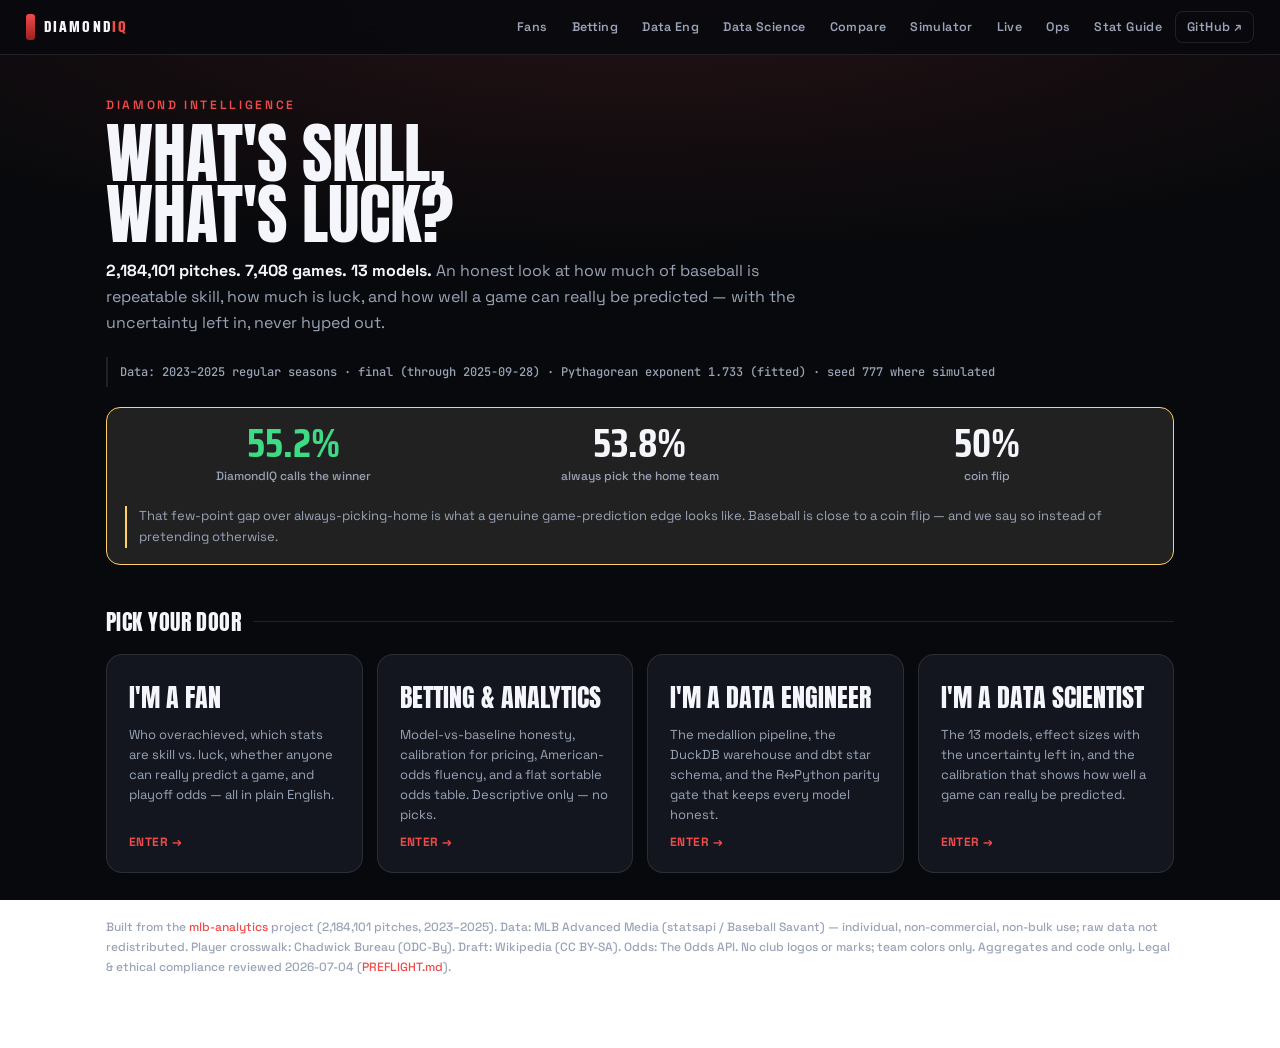
<file: docs/index.html>
<!doctype html><html lang="en"><head><meta charset="utf-8"><meta name="viewport" content="width=device-width, initial-scale=1"><title>DIAMONDIQ — MLB skill, luck & prediction</title><meta name="description" content="2.18M pitches, 7,408 games, 13 models built in R and Python. What's skill, what's luck, and how well can a baseball game actually be predicted?"><meta property="og:title" content="DIAMONDIQ — MLB skill, luck & prediction"><meta property="og:description" content="2.18M pitches, 7,408 games, 13 models built in R and Python. What's skill, what's luck, and how well can a baseball game actually be predicted?"><meta property="og:type" content="website"><meta name="twitter:card" content="summary"><link rel="preconnect" href="https://fonts.googleapis.com"><link rel="preconnect" href="https://fonts.gstatic.com" crossorigin><link href="https://fonts.googleapis.com/css2?family=Anton&family=Saira+Condensed:wght@600;700;800&family=Space+Grotesk:wght@400;500;600;700&family=JetBrains+Mono:wght@400;500;600;700&display=swap" rel="stylesheet"><link href="assets/site.css" rel="stylesheet"></head><body><div class="nav"><div class="in"><a class="brand" href="index.html"><span class="bar"></span><span class="txt">DIAMOND<span style="color:var(--a);">IQ</span></span></a><button class="hamb" aria-label="Menu" aria-expanded="false" onclick="this.setAttribute('aria-expanded',this.getAttribute('aria-expanded')==='true'?'false':'true');toggleNav(this)">Menu</button><div class="navlinks" id="navlinks"><a href="fan.html">Fans</a><a href="betting.html">Betting</a><a href="data-eng.html">Data Eng</a><a href="data-science.html">Data Science</a><a href="compare.html">Compare</a><a href="simulator.html">Simulator</a><a href="live.html">Live</a><a href="ops.html">Ops</a><a href="glossary.html">Stat Guide</a><a class="ext" href="https://github.com/Steve27M/mlb-analytics" target="_blank" rel="noopener">GitHub ↗</a></div></div></div><div class="wrap"><div class="hero"><div class="eyebrow">Diamond Intelligence</div><h1>What's skill,<br>what's luck?</h1><p><b>2,184,101 pitches. 7,408 games. 13 models.</b> An honest look at how much of baseball is repeatable skill, how much is luck, and how well a game can really be predicted — with the uncertainty left in, never hyped out.</p></div><div class="prov">Data: 2023–2025 regular seasons · final (through 2025-09-28) · Pythagorean exponent 1.733 (fitted) · seed 777 where simulated</div><div class="card callout" style="margin-top:20px"><div class="big3"><div><div class="n" style="color:var(--good)">55.2%</div><div class="l">DiamondIQ calls the winner</div></div><div><div class="n">53.8%</div><div class="l">always pick the home team</div></div><div><div class="n">50%</div><div class="l">coin flip</div></div></div><div class="read" style="margin-top:12px">That few-point gap over always-picking-home is what a genuine game-prediction edge looks like. Baseball is close to a coin flip — and we say so instead of pretending otherwise.</div></div><div class="sec"><h2>Pick your door</h2><span class="line"></span></div><div class="doors"><a class="door" href="fan.html"><div class="t">I'm a fan</div><div class="d">Who overachieved, which stats are skill vs. luck, whether anyone can really predict a game, and playoff odds — all in plain English.</div><div class="go">Enter →</div></a><a class="door" href="betting.html"><div class="t">Betting &amp; analytics</div><div class="d">Model-vs-baseline honesty, calibration for pricing, American-odds fluency, and a flat sortable odds table. Descriptive only — no picks.</div><div class="go">Enter →</div></a><a class="door" href="data-eng.html"><div class="t">I'm a data engineer</div><div class="d">The medallion pipeline, the DuckDB warehouse and dbt star schema, and the R↔Python parity gate that keeps every model honest.</div><div class="go">Enter →</div></a><a class="door" href="data-science.html"><div class="t">I'm a data scientist</div><div class="d">The 13 models, effect sizes with the uncertainty left in, and the calibration that shows how well a game can really be predicted.</div><div class="go">Enter →</div></a></div><footer>Built from the <a href="https://github.com/Steve27M/mlb-analytics">mlb-analytics</a> project (2,184,101 pitches, 2023–2025). Data: MLB Advanced Media (statsapi / Baseball Savant) — individual, non-commercial, non-bulk use; raw data not redistributed. Player crosswalk: Chadwick Bureau (ODC-By). Draft: Wikipedia (CC BY-SA). Odds: The Odds API. No club logos or marks; team colors only. Aggregates and code only. Legal &amp; ethical compliance reviewed 2026-07-04 (<a href="https://github.com/Steve27M/mlb-analytics/blob/main/PREFLIGHT.md">PREFLIGHT.md</a>).</footer><script src="assets/teams.js"></script><script src="assets/util.js"></script>
</div></body></html>
</file>
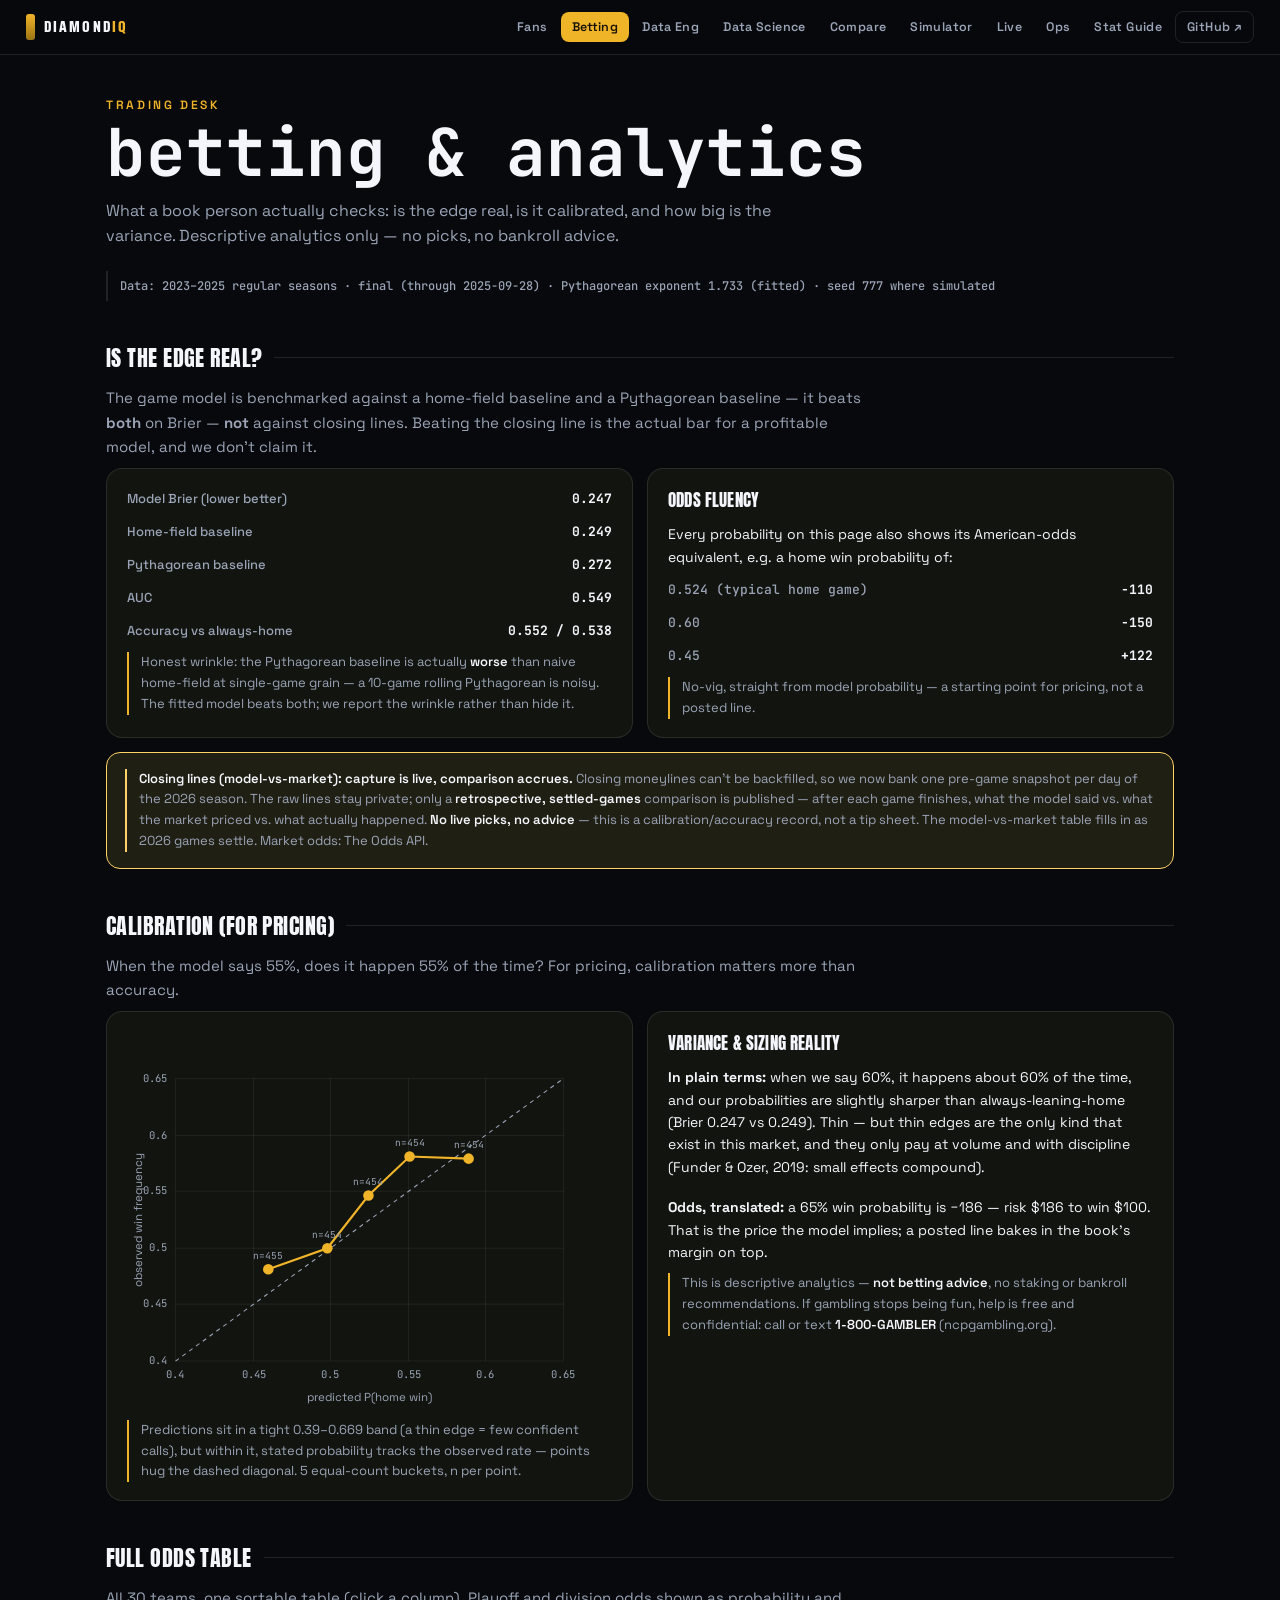
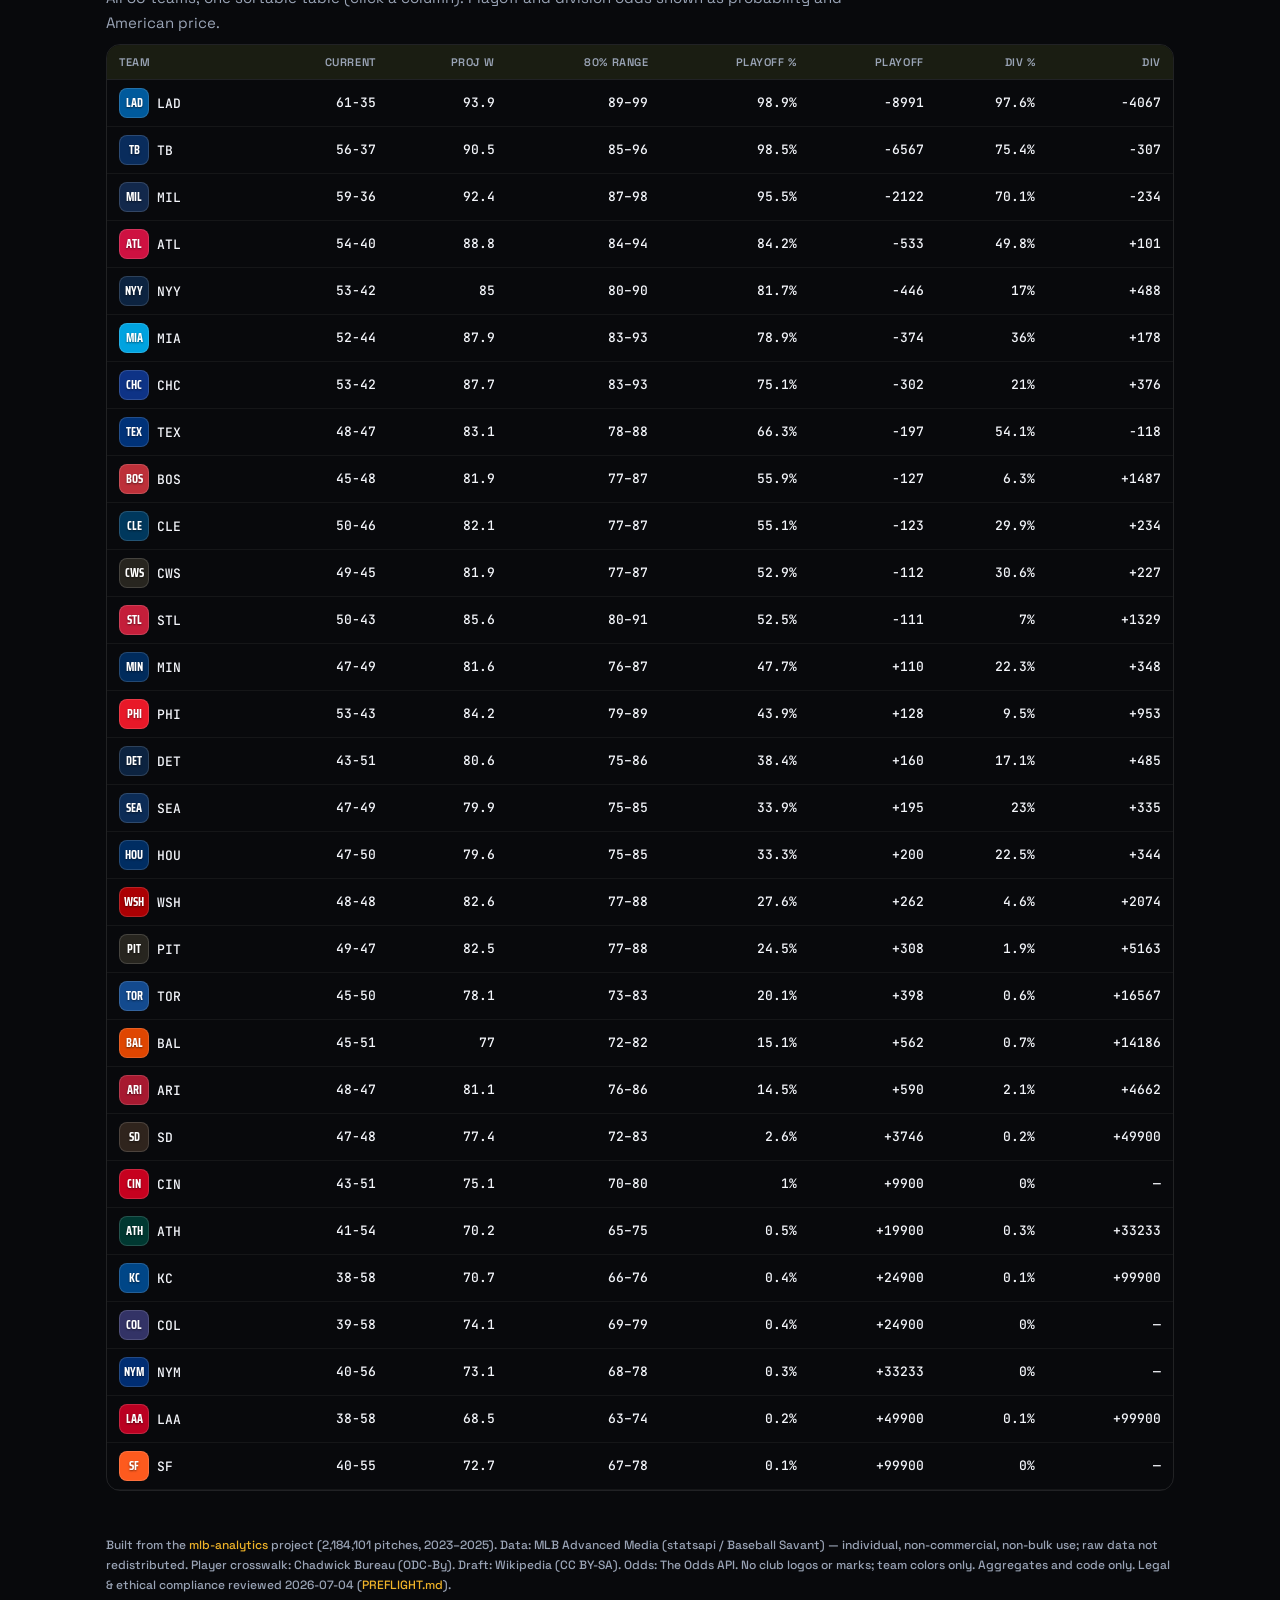
<file: docs/betting.html>
<!doctype html><html lang="en"><head><meta charset="utf-8"><meta name="viewport" content="width=device-width, initial-scale=1"><title>DIAMONDIQ — Sports Betting & Analytics</title><meta name="description" content="A descriptive-analytics view for the trading desk: model-vs-baseline honesty, calibration for pricing, American-odds fluency, and a flat sortable odds table."><meta property="og:title" content="DIAMONDIQ — Sports Betting & Analytics"><meta property="og:description" content="A descriptive-analytics view for the trading desk: model-vs-baseline honesty, calibration for pricing, American-odds fluency, and a flat sortable odds table."><meta property="og:type" content="website"><meta name="twitter:card" content="summary"><link rel="preconnect" href="https://fonts.googleapis.com"><link rel="preconnect" href="https://fonts.gstatic.com" crossorigin><link href="https://fonts.googleapis.com/css2?family=Anton&family=Saira+Condensed:wght@600;700;800&family=Space+Grotesk:wght@400;500;600;700&family=JetBrains+Mono:wght@400;500;600;700&display=swap" rel="stylesheet"><link href="assets/site.css" rel="stylesheet"></head><body class="t-bet"><div class="nav"><div class="in"><a class="brand" href="index.html"><span class="bar"></span><span class="txt">DIAMOND<span style="color:var(--a);">IQ</span></span></a><button class="hamb" aria-label="Menu" aria-expanded="false" onclick="this.setAttribute('aria-expanded',this.getAttribute('aria-expanded')==='true'?'false':'true');toggleNav(this)">Menu</button><div class="navlinks" id="navlinks"><a href="fan.html">Fans</a><a href="betting.html" class="active">Betting</a><a href="data-eng.html">Data Eng</a><a href="data-science.html">Data Science</a><a href="compare.html">Compare</a><a href="simulator.html">Simulator</a><a href="live.html">Live</a><a href="ops.html">Ops</a><a href="glossary.html">Stat Guide</a><a class="ext" href="https://github.com/Steve27M/mlb-analytics" target="_blank" rel="noopener">GitHub ↗</a></div></div></div><div class="wrap"><div class="hero"><div class="eyebrow">Trading desk</div><h1>betting &amp; analytics</h1><p>What a book person actually checks: is the edge real, is it calibrated, and how big is the variance. Descriptive analytics only — no picks, no bankroll advice.</p></div><div class="prov">Data: 2023–2025 regular seasons · final (through 2025-09-28) · Pythagorean exponent 1.733 (fitted) · seed 777 where simulated</div><div class="sec"><h2>Is the edge real?</h2><span class="line"></span></div><p class="lead">The game model is benchmarked against a home-field baseline and a Pythagorean baseline — it beats <b>both</b> on Brier — <b>not</b> against closing lines. Beating the closing line is the actual bar for a profitable model, and we don't claim it.</p><div class="grid"><div class="card"><div class="kv"><span>Model Brier (lower better)</span><b class="pos">0.247</b></div><div class="kv"><span>Home-field baseline</span><b>0.249</b></div><div class="kv"><span>Pythagorean baseline</span><b>0.272</b></div><div class="kv"><span>AUC</span><b>0.549</b></div><div class="kv"><span>Accuracy vs always-home</span><b>0.552 / 0.538</b></div><div class="read">Honest wrinkle: the Pythagorean baseline is actually <b>worse</b> than naive home-field at single-game grain — a 10-game rolling Pythagorean is noisy. The fitted model beats both; we report the wrinkle rather than hide it.</div></div><div class="card"><div class="name" style="font-size:17px">Odds fluency</div><div class="def">Every probability on this page also shows its American-odds equivalent, e.g. a home win probability of:</div><div class="kv"><span class="mono">0.524 (typical home game)</span><b class="mono">-110</b></div><div class="kv"><span class="mono">0.60</span><b class="mono">-150</b></div><div class="kv"><span class="mono">0.45</span><b class="mono">+122</b></div><div class="read">No-vig, straight from model probability — a starting point for pricing, not a posted line.</div></div></div><div class="card callout" style="margin-top:14px"><div class="read"><b>Closing lines (model-vs-market): capture is live, comparison accrues.</b> Closing moneylines can't be backfilled, so we now bank one pre-game snapshot per day of the 2026 season. The raw lines stay private; only a <b>retrospective, settled-games</b> comparison is published — after each game finishes, what the model said vs. what the market priced vs. what actually happened. <b>No live picks, no advice</b> — this is a calibration/accuracy record, not a tip sheet. The model-vs-market table fills in as 2026 games settle. Market odds: <a href="https://the-odds-api.com">The Odds API</a>.</div></div><div class="sec"><h2>Calibration (for pricing)</h2><span class="line"></span></div><p class="lead">When the model says 55%, does it happen 55% of the time? For pricing, calibration matters more than accuracy.</p><div class="grid"><div class="card"><div class="calib"><svg viewBox="0 0 460 360" role="img" aria-label="Reliability plot: predicted home-win probability vs observed frequency, 5 quantile buckets"><line x1="46" y1="314" x2="46" y2="46" stroke="rgba(255,255,255,.06)"/><line x1="46" y1="314" x2="414" y2="314" stroke="rgba(255,255,255,.06)"/><text x="46" y="330" fill="var(--sub)" font-size="10" font-family="JetBrains Mono" text-anchor="middle">0.4</text><text x="38" y="317" fill="var(--sub)" font-size="10" font-family="JetBrains Mono" text-anchor="end">0.4</text><line x1="120" y1="314" x2="120" y2="46" stroke="rgba(255,255,255,.06)"/><line x1="46" y1="260" x2="414" y2="260" stroke="rgba(255,255,255,.06)"/><text x="120" y="330" fill="var(--sub)" font-size="10" font-family="JetBrains Mono" text-anchor="middle">0.45</text><text x="38" y="263" fill="var(--sub)" font-size="10" font-family="JetBrains Mono" text-anchor="end">0.45</text><line x1="193" y1="314" x2="193" y2="46" stroke="rgba(255,255,255,.06)"/><line x1="46" y1="207" x2="414" y2="207" stroke="rgba(255,255,255,.06)"/><text x="193" y="330" fill="var(--sub)" font-size="10" font-family="JetBrains Mono" text-anchor="middle">0.5</text><text x="38" y="210" fill="var(--sub)" font-size="10" font-family="JetBrains Mono" text-anchor="end">0.5</text><line x1="267" y1="314" x2="267" y2="46" stroke="rgba(255,255,255,.06)"/><line x1="46" y1="153" x2="414" y2="153" stroke="rgba(255,255,255,.06)"/><text x="267" y="330" fill="var(--sub)" font-size="10" font-family="JetBrains Mono" text-anchor="middle">0.55</text><text x="38" y="156" fill="var(--sub)" font-size="10" font-family="JetBrains Mono" text-anchor="end">0.55</text><line x1="340" y1="314" x2="340" y2="46" stroke="rgba(255,255,255,.06)"/><line x1="46" y1="100" x2="414" y2="100" stroke="rgba(255,255,255,.06)"/><text x="340" y="330" fill="var(--sub)" font-size="10" font-family="JetBrains Mono" text-anchor="middle">0.6</text><text x="38" y="103" fill="var(--sub)" font-size="10" font-family="JetBrains Mono" text-anchor="end">0.6</text><line x1="414" y1="314" x2="414" y2="46" stroke="rgba(255,255,255,.06)"/><line x1="46" y1="46" x2="414" y2="46" stroke="rgba(255,255,255,.06)"/><text x="414" y="330" fill="var(--sub)" font-size="10" font-family="JetBrains Mono" text-anchor="middle">0.65</text><text x="38" y="49" fill="var(--sub)" font-size="10" font-family="JetBrains Mono" text-anchor="end">0.65</text><line x1="46" y1="314" x2="414" y2="46" stroke="var(--sub)" stroke-dasharray="4 4"/><path d="M134 227 L190 207 L229 157 L268 120 L324 122" fill="none" stroke="var(--a)" stroke-width="2"/><circle cx="134" cy="227" r="5" fill="var(--a)"/><text x="134" y="217" fill="var(--sub)" font-size="9" font-family="JetBrains Mono" text-anchor="middle">n=455</text><circle cx="190" cy="207" r="5" fill="var(--a)"/><text x="190" y="197" fill="var(--sub)" font-size="9" font-family="JetBrains Mono" text-anchor="middle">n=454</text><circle cx="229" cy="157" r="5" fill="var(--a)"/><text x="229" y="147" fill="var(--sub)" font-size="9" font-family="JetBrains Mono" text-anchor="middle">n=454</text><circle cx="268" cy="120" r="5" fill="var(--a)"/><text x="268" y="110" fill="var(--sub)" font-size="9" font-family="JetBrains Mono" text-anchor="middle">n=454</text><circle cx="324" cy="122" r="5" fill="var(--a)"/><text x="324" y="112" fill="var(--sub)" font-size="9" font-family="JetBrains Mono" text-anchor="middle">n=454</text><text x="230" y="352" fill="var(--sub)" font-size="11" font-family="Space Grotesk" text-anchor="middle">predicted P(home win)</text><text x="14" y="180" fill="var(--sub)" font-size="11" font-family="Space Grotesk" text-anchor="middle" transform="rotate(-90 14 180)">observed win frequency</text></svg></div><div class="read">Predictions sit in a tight 0.39–0.669 band (a thin edge = few confident calls), but within it, stated probability tracks the observed rate — points hug the dashed diagonal. 5 equal-count buckets, n per point.</div></div><div class="card"><div class="name" style="font-size:17px">Variance &amp; sizing reality</div><div class="def"><b>In plain terms:</b> when we say 60%, it happens about 60% of the time, and our probabilities are slightly sharper than always-leaning-home (Brier 0.247 vs 0.249). Thin — but thin edges are the only kind that exist in this market, and they only pay at volume and with discipline (Funder &amp; Ozer, 2019: small effects compound).</div><div class="def" style="margin-top:8px"><b>Odds, translated:</b> a 65% win probability is −186 — risk $186 to win $100. That is the price the model implies; a posted line bakes in the book's margin on top.</div><div class="read">This is descriptive analytics — <b>not betting advice</b>, no staking or bankroll recommendations. If gambling stops being fun, help is free and confidential: call or text <b>1-800-GAMBLER</b> (ncpgambling.org).</div></div></div><div class="sec"><h2>Full odds table</h2><span class="line"></span></div><p class="lead">All 30 teams, one sortable table (click a column). Playoff and division odds shown as probability and American price.</p><div class="tblwrap"><table class="flat" id="oddstbl"><thead><tr><th>Team</th><th>Current</th><th>Proj W</th><th data-nosort>80% range</th><th>Playoff %</th><th>Playoff</th><th>Div %</th><th>Div</th></tr></thead><tbody><tr><td data-v="LAD"><span class="mono-chip" style="background:#005A9C" title="Los Angeles Dodgers">LAD</span> LAD</td><td data-v="61">61-35</td><td data-v="93.9">93.9</td><td>89–99</td><td data-v="0.989">98.9%</td><td data-v="0.989" class="mono">-8991</td><td data-v="0.976">97.6%</td><td data-v="0.976" class="mono">-4067</td></tr><tr><td data-v="TB"><span class="mono-chip" style="background:#092C5C" title="Tampa Bay Rays">TB</span> TB</td><td data-v="56">56-37</td><td data-v="90.5">90.5</td><td>85–96</td><td data-v="0.985">98.5%</td><td data-v="0.985" class="mono">-6567</td><td data-v="0.754">75.4%</td><td data-v="0.754" class="mono">-307</td></tr><tr><td data-v="MIL"><span class="mono-chip" style="background:#12284B" title="Milwaukee Brewers">MIL</span> MIL</td><td data-v="59">59-36</td><td data-v="92.4">92.4</td><td>87–98</td><td data-v="0.955">95.5%</td><td data-v="0.955" class="mono">-2122</td><td data-v="0.701">70.1%</td><td data-v="0.701" class="mono">-234</td></tr><tr><td data-v="ATL"><span class="mono-chip" style="background:#CE1141" title="Atlanta Braves">ATL</span> ATL</td><td data-v="54">54-40</td><td data-v="88.8">88.8</td><td>84–94</td><td data-v="0.842">84.2%</td><td data-v="0.842" class="mono">-533</td><td data-v="0.498">49.8%</td><td data-v="0.498" class="mono">+101</td></tr><tr><td data-v="NYY"><span class="mono-chip" style="background:#0C2340" title="New York Yankees">NYY</span> NYY</td><td data-v="53">53-42</td><td data-v="85.0">85</td><td>80–90</td><td data-v="0.817">81.7%</td><td data-v="0.817" class="mono">-446</td><td data-v="0.17">17%</td><td data-v="0.17" class="mono">+488</td></tr><tr><td data-v="MIA"><span class="mono-chip" style="background:#00A3E0" title="Miami Marlins">MIA</span> MIA</td><td data-v="52">52-44</td><td data-v="87.9">87.9</td><td>83–93</td><td data-v="0.789">78.9%</td><td data-v="0.789" class="mono">-374</td><td data-v="0.36">36%</td><td data-v="0.36" class="mono">+178</td></tr><tr><td data-v="CHC"><span class="mono-chip" style="background:#0E3386" title="Chicago Cubs">CHC</span> CHC</td><td data-v="53">53-42</td><td data-v="87.7">87.7</td><td>83–93</td><td data-v="0.751">75.1%</td><td data-v="0.751" class="mono">-302</td><td data-v="0.21">21%</td><td data-v="0.21" class="mono">+376</td></tr><tr><td data-v="TEX"><span class="mono-chip" style="background:#003278" title="Texas Rangers">TEX</span> TEX</td><td data-v="48">48-47</td><td data-v="83.1">83.1</td><td>78–88</td><td data-v="0.663">66.3%</td><td data-v="0.663" class="mono">-197</td><td data-v="0.541">54.1%</td><td data-v="0.541" class="mono">-118</td></tr><tr><td data-v="BOS"><span class="mono-chip" style="background:#BD3039" title="Boston Red Sox">BOS</span> BOS</td><td data-v="45">45-48</td><td data-v="81.9">81.9</td><td>77–87</td><td data-v="0.559">55.9%</td><td data-v="0.559" class="mono">-127</td><td data-v="0.063">6.3%</td><td data-v="0.063" class="mono">+1487</td></tr><tr><td data-v="CLE"><span class="mono-chip" style="background:#00385D" title="Cleveland Guardians">CLE</span> CLE</td><td data-v="50">50-46</td><td data-v="82.1">82.1</td><td>77–87</td><td data-v="0.551">55.1%</td><td data-v="0.551" class="mono">-123</td><td data-v="0.299">29.9%</td><td data-v="0.299" class="mono">+234</td></tr><tr><td data-v="CWS"><span class="mono-chip" style="background:#27251F" title="Chicago White Sox">CWS</span> CWS</td><td data-v="49">49-45</td><td data-v="81.9">81.9</td><td>77–87</td><td data-v="0.529">52.9%</td><td data-v="0.529" class="mono">-112</td><td data-v="0.306">30.6%</td><td data-v="0.306" class="mono">+227</td></tr><tr><td data-v="STL"><span class="mono-chip" style="background:#C41E3A" title="St. Louis Cardinals">STL</span> STL</td><td data-v="50">50-43</td><td data-v="85.6">85.6</td><td>80–91</td><td data-v="0.525">52.5%</td><td data-v="0.525" class="mono">-111</td><td data-v="0.07">7%</td><td data-v="0.07" class="mono">+1329</td></tr><tr><td data-v="MIN"><span class="mono-chip" style="background:#002B5C" title="Minnesota Twins">MIN</span> MIN</td><td data-v="47">47-49</td><td data-v="81.6">81.6</td><td>76–87</td><td data-v="0.477">47.7%</td><td data-v="0.477" class="mono">+110</td><td data-v="0.223">22.3%</td><td data-v="0.223" class="mono">+348</td></tr><tr><td data-v="PHI"><span class="mono-chip" style="background:#E81828" title="Philadelphia Phillies">PHI</span> PHI</td><td data-v="53">53-43</td><td data-v="84.2">84.2</td><td>79–89</td><td data-v="0.439">43.9%</td><td data-v="0.439" class="mono">+128</td><td data-v="0.095">9.5%</td><td data-v="0.095" class="mono">+953</td></tr><tr><td data-v="DET"><span class="mono-chip" style="background:#0C2340" title="Detroit Tigers">DET</span> DET</td><td data-v="43">43-51</td><td data-v="80.6">80.6</td><td>75–86</td><td data-v="0.384">38.4%</td><td data-v="0.384" class="mono">+160</td><td data-v="0.171">17.1%</td><td data-v="0.171" class="mono">+485</td></tr><tr><td data-v="SEA"><span class="mono-chip" style="background:#0C2C56" title="Seattle Mariners">SEA</span> SEA</td><td data-v="47">47-49</td><td data-v="79.9">79.9</td><td>75–85</td><td data-v="0.339">33.9%</td><td data-v="0.339" class="mono">+195</td><td data-v="0.23">23%</td><td data-v="0.23" class="mono">+335</td></tr><tr><td data-v="HOU"><span class="mono-chip" style="background:#002D62" title="Houston Astros">HOU</span> HOU</td><td data-v="47">47-50</td><td data-v="79.6">79.6</td><td>75–85</td><td data-v="0.333">33.3%</td><td data-v="0.333" class="mono">+200</td><td data-v="0.225">22.5%</td><td data-v="0.225" class="mono">+344</td></tr><tr><td data-v="WSH"><span class="mono-chip" style="background:#AB0003" title="Washington Nationals">WSH</span> WSH</td><td data-v="48">48-48</td><td data-v="82.6">82.6</td><td>77–88</td><td data-v="0.276">27.6%</td><td data-v="0.276" class="mono">+262</td><td data-v="0.046">4.6%</td><td data-v="0.046" class="mono">+2074</td></tr><tr><td data-v="PIT"><span class="mono-chip" style="background:#27251F" title="Pittsburgh Pirates">PIT</span> PIT</td><td data-v="49">49-47</td><td data-v="82.5">82.5</td><td>77–88</td><td data-v="0.245">24.5%</td><td data-v="0.245" class="mono">+308</td><td data-v="0.019">1.9%</td><td data-v="0.019" class="mono">+5163</td></tr><tr><td data-v="TOR"><span class="mono-chip" style="background:#134A8E" title="Toronto Blue Jays">TOR</span> TOR</td><td data-v="45">45-50</td><td data-v="78.1">78.1</td><td>73–83</td><td data-v="0.201">20.1%</td><td data-v="0.201" class="mono">+398</td><td data-v="0.006">0.6%</td><td data-v="0.006" class="mono">+16567</td></tr><tr><td data-v="BAL"><span class="mono-chip" style="background:#DF4601" title="Baltimore Orioles">BAL</span> BAL</td><td data-v="45">45-51</td><td data-v="77.0">77</td><td>72–82</td><td data-v="0.151">15.1%</td><td data-v="0.151" class="mono">+562</td><td data-v="0.007">0.7%</td><td data-v="0.007" class="mono">+14186</td></tr><tr><td data-v="ARI"><span class="mono-chip" style="background:#A71930" title="Arizona Diamondbacks">ARI</span> ARI</td><td data-v="48">48-47</td><td data-v="81.1">81.1</td><td>76–86</td><td data-v="0.145">14.5%</td><td data-v="0.145" class="mono">+590</td><td data-v="0.021">2.1%</td><td data-v="0.021" class="mono">+4662</td></tr><tr><td data-v="SD"><span class="mono-chip" style="background:#2F241D" title="San Diego Padres">SD</span> SD</td><td data-v="47">47-48</td><td data-v="77.4">77.4</td><td>72–83</td><td data-v="0.026">2.6%</td><td data-v="0.026" class="mono">+3746</td><td data-v="0.002">0.2%</td><td data-v="0.002" class="mono">+49900</td></tr><tr><td data-v="CIN"><span class="mono-chip" style="background:#C6011F" title="Cincinnati Reds">CIN</span> CIN</td><td data-v="43">43-51</td><td data-v="75.1">75.1</td><td>70–80</td><td data-v="0.01">1%</td><td data-v="0.01" class="mono">+9900</td><td data-v="0.0">0%</td><td data-v="0.0" class="mono">—</td></tr><tr><td data-v="ATH"><span class="mono-chip" style="background:#003831" title="Athletics">ATH</span> ATH</td><td data-v="41">41-54</td><td data-v="70.2">70.2</td><td>65–75</td><td data-v="0.005">0.5%</td><td data-v="0.005" class="mono">+19900</td><td data-v="0.003">0.3%</td><td data-v="0.003" class="mono">+33233</td></tr><tr><td data-v="KC"><span class="mono-chip" style="background:#004687" title="Kansas City Royals">KC</span> KC</td><td data-v="38">38-58</td><td data-v="70.7">70.7</td><td>66–76</td><td data-v="0.004">0.4%</td><td data-v="0.004" class="mono">+24900</td><td data-v="0.001">0.1%</td><td data-v="0.001" class="mono">+99900</td></tr><tr><td data-v="COL"><span class="mono-chip" style="background:#333366" title="Colorado Rockies">COL</span> COL</td><td data-v="39">39-58</td><td data-v="74.1">74.1</td><td>69–79</td><td data-v="0.004">0.4%</td><td data-v="0.004" class="mono">+24900</td><td data-v="0.0">0%</td><td data-v="0.0" class="mono">—</td></tr><tr><td data-v="NYM"><span class="mono-chip" style="background:#002D72" title="New York Mets">NYM</span> NYM</td><td data-v="40">40-56</td><td data-v="73.1">73.1</td><td>68–78</td><td data-v="0.003">0.3%</td><td data-v="0.003" class="mono">+33233</td><td data-v="0.0">0%</td><td data-v="0.0" class="mono">—</td></tr><tr><td data-v="LAA"><span class="mono-chip" style="background:#BA0021" title="Los Angeles Angels">LAA</span> LAA</td><td data-v="38">38-58</td><td data-v="68.5">68.5</td><td>63–74</td><td data-v="0.002">0.2%</td><td data-v="0.002" class="mono">+49900</td><td data-v="0.001">0.1%</td><td data-v="0.001" class="mono">+99900</td></tr><tr><td data-v="SF"><span class="mono-chip" style="background:#FD5A1E" title="San Francisco Giants">SF</span> SF</td><td data-v="40">40-55</td><td data-v="72.7">72.7</td><td>67–78</td><td data-v="0.001">0.1%</td><td data-v="0.001" class="mono">+99900</td><td data-v="0.0">0%</td><td data-v="0.0" class="mono">—</td></tr></tbody></table></div><footer>Built from the <a href="https://github.com/Steve27M/mlb-analytics">mlb-analytics</a> project (2,184,101 pitches, 2023–2025). Data: MLB Advanced Media (statsapi / Baseball Savant) — individual, non-commercial, non-bulk use; raw data not redistributed. Player crosswalk: Chadwick Bureau (ODC-By). Draft: Wikipedia (CC BY-SA). Odds: The Odds API. No club logos or marks; team colors only. Aggregates and code only. Legal &amp; ethical compliance reviewed 2026-07-04 (<a href="https://github.com/Steve27M/mlb-analytics/blob/main/PREFLIGHT.md">PREFLIGHT.md</a>).</footer><script src="assets/teams.js"></script><script src="assets/util.js"></script><script>document.querySelectorAll("table.flat").forEach(makeSortable);</script>
</div></body></html>
</file>
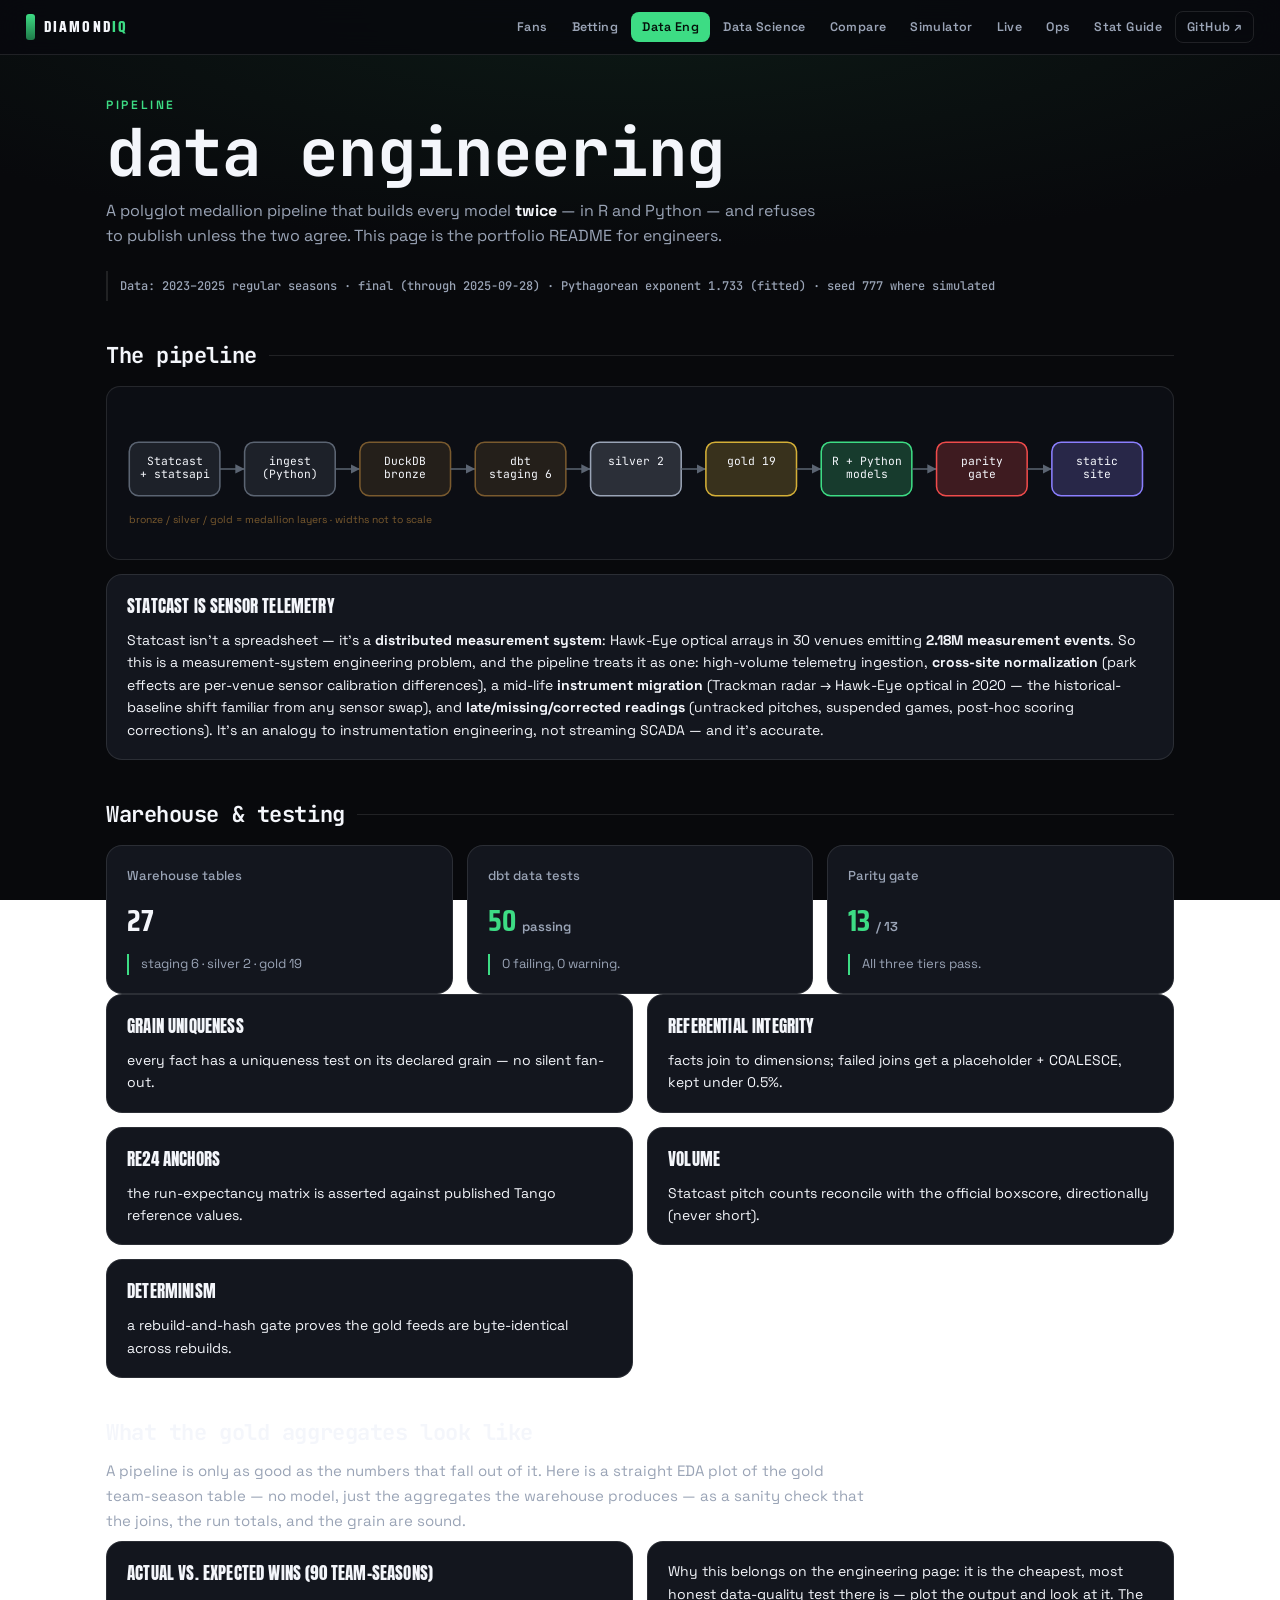
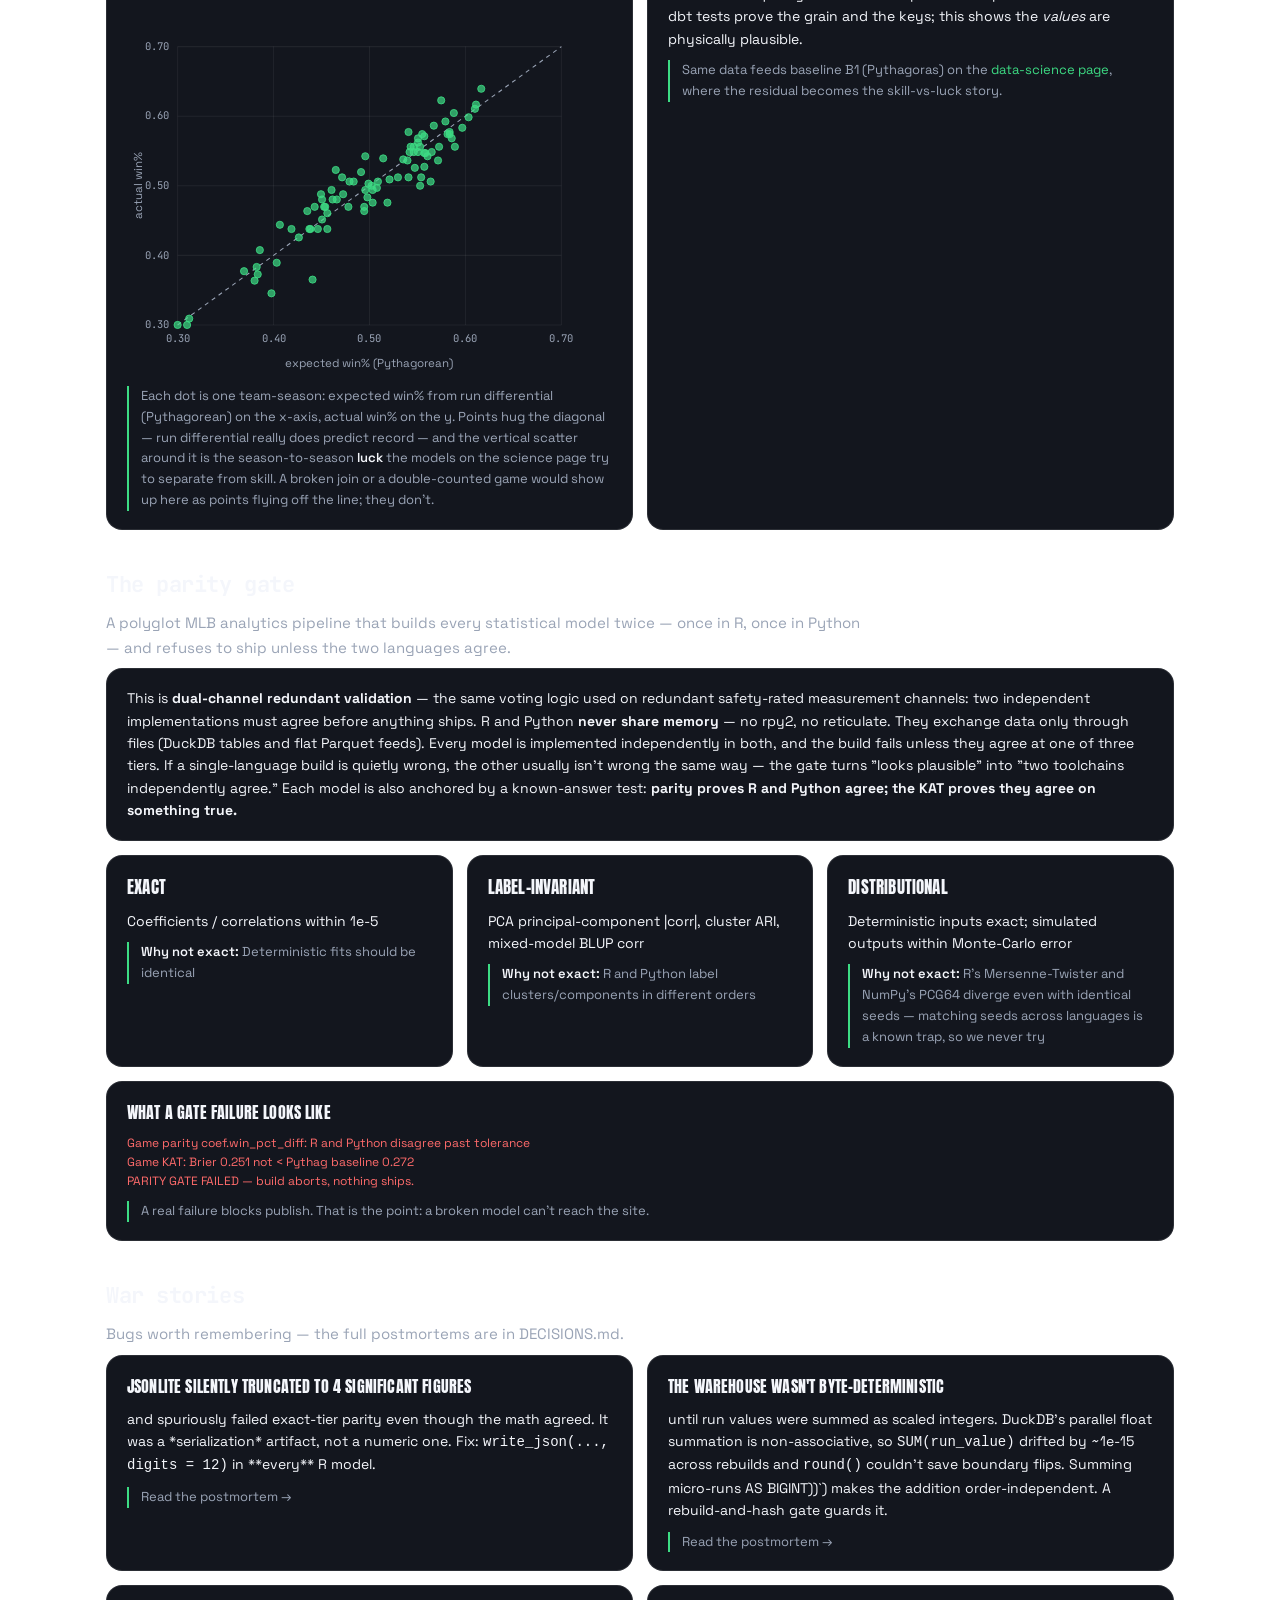
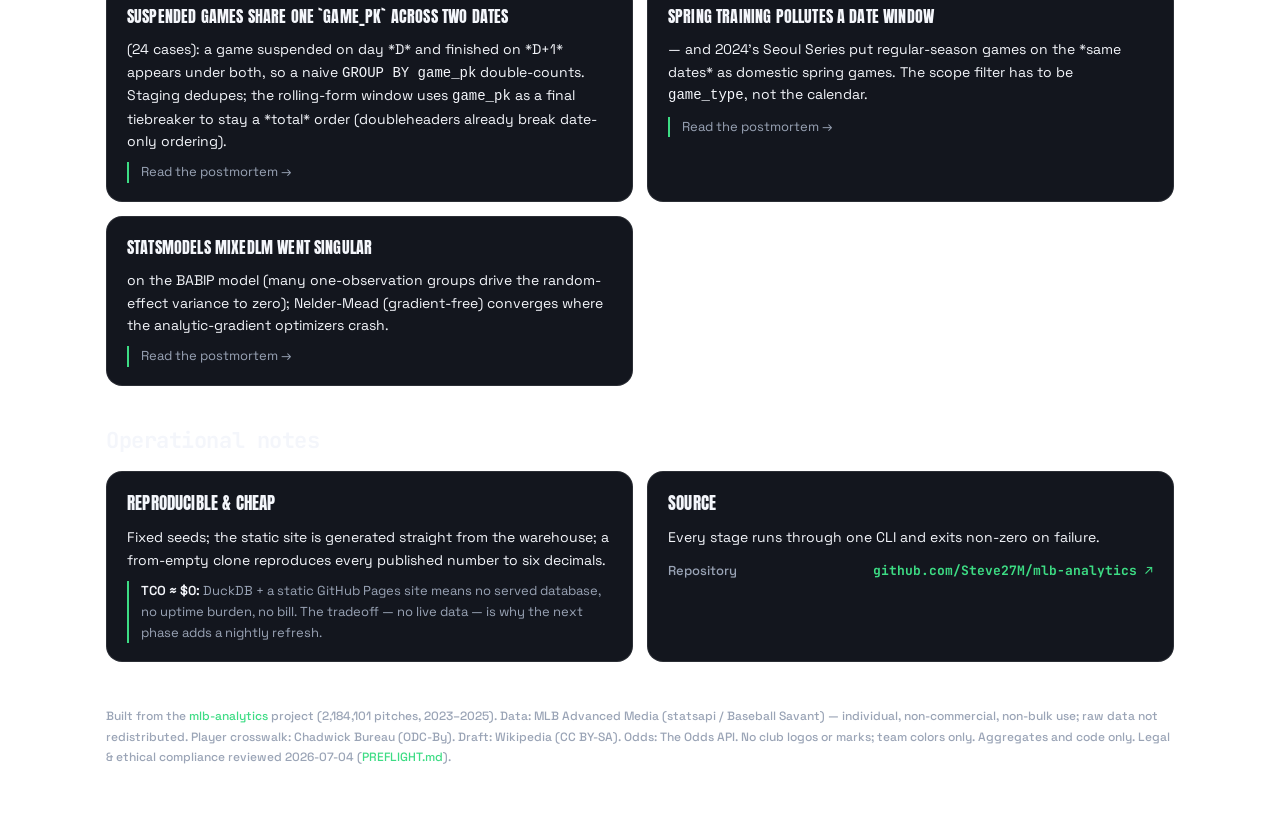
<file: docs/data-eng.html>
<!doctype html><html lang="en"><head><meta charset="utf-8"><meta name="viewport" content="width=device-width, initial-scale=1"><title>DIAMONDIQ — Data Engineering</title><meta name="description" content="The pipeline behind DiamondIQ: Statcast → DuckDB → dbt medallion → R & Python models gated by an R↔Python parity check → static site. Reproducible, ~$0 to run."><meta property="og:title" content="DIAMONDIQ — Data Engineering"><meta property="og:description" content="The pipeline behind DiamondIQ: Statcast → DuckDB → dbt medallion → R & Python models gated by an R↔Python parity check → static site. Reproducible, ~$0 to run."><meta property="og:type" content="website"><meta name="twitter:card" content="summary"><link rel="preconnect" href="https://fonts.googleapis.com"><link rel="preconnect" href="https://fonts.gstatic.com" crossorigin><link href="https://fonts.googleapis.com/css2?family=Anton&family=Saira+Condensed:wght@600;700;800&family=Space+Grotesk:wght@400;500;600;700&family=JetBrains+Mono:wght@400;500;600;700&display=swap" rel="stylesheet"><link href="assets/site.css" rel="stylesheet"></head><body class="t-eng"><div class="nav"><div class="in"><a class="brand" href="index.html"><span class="bar"></span><span class="txt">DIAMOND<span style="color:var(--a);">IQ</span></span></a><button class="hamb" aria-label="Menu" aria-expanded="false" onclick="this.setAttribute('aria-expanded',this.getAttribute('aria-expanded')==='true'?'false':'true');toggleNav(this)">Menu</button><div class="navlinks" id="navlinks"><a href="fan.html">Fans</a><a href="betting.html">Betting</a><a href="data-eng.html" class="active">Data Eng</a><a href="data-science.html">Data Science</a><a href="compare.html">Compare</a><a href="simulator.html">Simulator</a><a href="live.html">Live</a><a href="ops.html">Ops</a><a href="glossary.html">Stat Guide</a><a class="ext" href="https://github.com/Steve27M/mlb-analytics" target="_blank" rel="noopener">GitHub ↗</a></div></div></div><div class="wrap"><div class="hero"><div class="eyebrow">Pipeline</div><h1>data engineering</h1><p>A polyglot medallion pipeline that builds every model <b>twice</b> — in R and Python — and refuses to publish unless the two agree. This page is the portfolio README for engineers.</p></div><div class="prov">Data: 2023–2025 regular seasons · final (through 2025-09-28) · Pythagorean exponent 1.733 (fitted) · seed 777 where simulated</div><div class="sec"><h2>The pipeline</h2><span class="line"></span></div><div class="diagram"><svg viewBox="0 0 1008 140" role="img" aria-label="Pipeline: Statcast to static site through DuckDB, dbt medallion layers, R and Python models, and the parity gate"><rect x="8" y="40" width="88" height="52" rx="9" fill="color-mix(in srgb,#5b6472 22%,#0c0e14)" stroke="#5b6472" stroke-width="1.5"/><text x="52" y="62" fill="#f4f6fb" font-size="11" font-family="JetBrains Mono" text-anchor="middle">Statcast</text><text x="52" y="75" fill="#f4f6fb" font-size="11" font-family="JetBrains Mono" text-anchor="middle">+ statsapi</text><line x1="96" y1="66" x2="120" y2="66" stroke="#5b6472" stroke-width="1.5" marker-end="url(#ah)"/><rect x="120" y="40" width="88" height="52" rx="9" fill="color-mix(in srgb,#5b6472 22%,#0c0e14)" stroke="#5b6472" stroke-width="1.5"/><text x="164" y="62" fill="#f4f6fb" font-size="11" font-family="JetBrains Mono" text-anchor="middle">ingest</text><text x="164" y="75" fill="#f4f6fb" font-size="11" font-family="JetBrains Mono" text-anchor="middle">(Python)</text><line x1="208" y1="66" x2="232" y2="66" stroke="#5b6472" stroke-width="1.5" marker-end="url(#ah)"/><rect x="232" y="40" width="88" height="52" rx="9" fill="color-mix(in srgb,#7a5a2e 22%,#0c0e14)" stroke="#7a5a2e" stroke-width="1.5"/><text x="276" y="62" fill="#f4f6fb" font-size="11" font-family="JetBrains Mono" text-anchor="middle">DuckDB</text><text x="276" y="75" fill="#f4f6fb" font-size="11" font-family="JetBrains Mono" text-anchor="middle">bronze</text><line x1="320" y1="66" x2="344" y2="66" stroke="#5b6472" stroke-width="1.5" marker-end="url(#ah)"/><rect x="344" y="40" width="88" height="52" rx="9" fill="color-mix(in srgb,#7a5a2e 22%,#0c0e14)" stroke="#7a5a2e" stroke-width="1.5"/><text x="388" y="62" fill="#f4f6fb" font-size="11" font-family="JetBrains Mono" text-anchor="middle">dbt</text><text x="388" y="75" fill="#f4f6fb" font-size="11" font-family="JetBrains Mono" text-anchor="middle">staging 6</text><line x1="432" y1="66" x2="456" y2="66" stroke="#5b6472" stroke-width="1.5" marker-end="url(#ah)"/><rect x="456" y="40" width="88" height="52" rx="9" fill="color-mix(in srgb,#9aa4b6 22%,#0c0e14)" stroke="#9aa4b6" stroke-width="1.5"/><text x="500" y="62" fill="#f4f6fb" font-size="11" font-family="JetBrains Mono" text-anchor="middle">silver 2</text><line x1="544" y1="66" x2="568" y2="66" stroke="#5b6472" stroke-width="1.5" marker-end="url(#ah)"/><rect x="568" y="40" width="88" height="52" rx="9" fill="color-mix(in srgb,#d4af37 22%,#0c0e14)" stroke="#d4af37" stroke-width="1.5"/><text x="612" y="62" fill="#f4f6fb" font-size="11" font-family="JetBrains Mono" text-anchor="middle">gold 19</text><line x1="656" y1="66" x2="680" y2="66" stroke="#5b6472" stroke-width="1.5" marker-end="url(#ah)"/><rect x="680" y="40" width="88" height="52" rx="9" fill="color-mix(in srgb,#3ddc84 22%,#0c0e14)" stroke="#3ddc84" stroke-width="1.5"/><text x="724" y="62" fill="#f4f6fb" font-size="11" font-family="JetBrains Mono" text-anchor="middle">R + Python</text><text x="724" y="75" fill="#f4f6fb" font-size="11" font-family="JetBrains Mono" text-anchor="middle">models</text><line x1="768" y1="66" x2="792" y2="66" stroke="#5b6472" stroke-width="1.5" marker-end="url(#ah)"/><rect x="792" y="40" width="88" height="52" rx="9" fill="color-mix(in srgb,#ef4b4b 22%,#0c0e14)" stroke="#ef4b4b" stroke-width="1.5"/><text x="836" y="62" fill="#f4f6fb" font-size="11" font-family="JetBrains Mono" text-anchor="middle">parity</text><text x="836" y="75" fill="#f4f6fb" font-size="11" font-family="JetBrains Mono" text-anchor="middle">gate</text><line x1="880" y1="66" x2="904" y2="66" stroke="#5b6472" stroke-width="1.5" marker-end="url(#ah)"/><rect x="904" y="40" width="88" height="52" rx="9" fill="color-mix(in srgb,#8b7fff 22%,#0c0e14)" stroke="#8b7fff" stroke-width="1.5"/><text x="948" y="62" fill="#f4f6fb" font-size="11" font-family="JetBrains Mono" text-anchor="middle">static</text><text x="948" y="75" fill="#f4f6fb" font-size="11" font-family="JetBrains Mono" text-anchor="middle">site</text><defs><marker id="ah" markerWidth="7" markerHeight="7" refX="6" refY="3" orient="auto"><path d="M0 0 L6 3 L0 6 z" fill="#5b6472"/></marker></defs><text x="8" y="118" fill="#7a5a2e" font-size="10" font-family="Space Grotesk">bronze / silver / gold = medallion layers · widths not to scale</text></svg></div><div class="card" style="margin-top:14px"><div class="name" style="font-size:17px">Statcast is sensor telemetry</div><div class="def">Statcast isn't a spreadsheet — it's a <b>distributed measurement system</b>: Hawk-Eye optical arrays in 30 venues emitting <b>2.18M measurement events</b>. So this is a measurement-system engineering problem, and the pipeline treats it as one: high-volume telemetry ingestion, <b>cross-site normalization</b> (park effects are per-venue sensor calibration differences), a mid-life <b>instrument migration</b> (Trackman radar → Hawk-Eye optical in 2020 — the historical-baseline shift familiar from any sensor swap), and <b>late/missing/corrected readings</b> (untracked pitches, suspended games, post-hoc scoring corrections). It's an analogy to instrumentation engineering, not streaming SCADA — and it's accurate.</div></div><div class="sec"><h2>Warehouse &amp; testing</h2><span class="line"></span></div><div class="grid3"><div class="card"><div class="kv"><span>Warehouse tables</span></div><div class="stat">27</div><div class="read">staging 6 · silver 2 · gold 19</div></div><div class="card"><div class="kv"><span>dbt data tests</span></div><div class="stat" style="color:var(--good)">50<span class="u">passing</span></div><div class="read">0 failing, 0 warning.</div></div><div class="card"><div class="kv"><span>Parity gate</span></div><div class="stat" style="color:var(--good)">13<span class="u">/ 13</span></div><div class="read">All three tiers pass.</div></div></div><div class="grid"><div class="card"><div class="name" style="font-size:17px">Grain uniqueness</div><div class="def">every fact has a uniqueness test on its declared grain — no silent fan-out.</div></div><div class="card"><div class="name" style="font-size:17px">Referential integrity</div><div class="def">facts join to dimensions; failed joins get a placeholder + COALESCE, kept under 0.5%.</div></div><div class="card"><div class="name" style="font-size:17px">RE24 anchors</div><div class="def">the run-expectancy matrix is asserted against published Tango reference values.</div></div><div class="card"><div class="name" style="font-size:17px">Volume</div><div class="def">Statcast pitch counts reconcile with the official boxscore, directionally (never short).</div></div><div class="card"><div class="name" style="font-size:17px">Determinism</div><div class="def">a rebuild-and-hash gate proves the gold feeds are byte-identical across rebuilds.</div></div></div><div class="sec"><h2>What the gold aggregates look like</h2><span class="line"></span></div><p class="lead">A pipeline is only as good as the numbers that fall out of it. Here is a straight EDA plot of the gold team-season table — no model, just the aggregates the warehouse produces — as a sanity check that the joins, the run totals, and the grain are sound.</p><div class="grid"><div class="card"><div class="name" style="font-size:17px">Actual vs. expected wins (90 team-seasons)</div><div class="calib"><svg viewBox="0 0 460 360" role="img" aria-label="Scatter of actual versus Pythagorean win percentage for 90 team-seasons; the diagonal is expected, vertical gap is luck"><line x1="48" y1="312" x2="48" y2="48" stroke="rgba(255,255,255,.06)"/><line x1="48" y1="312" x2="412" y2="312" stroke="rgba(255,255,255,.06)"/><text x="48" y="328" fill="var(--sub)" font-size="10" font-family="JetBrains Mono" text-anchor="middle">0.30</text><text x="40" y="315" fill="var(--sub)" font-size="10" font-family="JetBrains Mono" text-anchor="end">0.30</text><line x1="139" y1="312" x2="139" y2="48" stroke="rgba(255,255,255,.06)"/><line x1="48" y1="246" x2="412" y2="246" stroke="rgba(255,255,255,.06)"/><text x="139" y="328" fill="var(--sub)" font-size="10" font-family="JetBrains Mono" text-anchor="middle">0.40</text><text x="40" y="249" fill="var(--sub)" font-size="10" font-family="JetBrains Mono" text-anchor="end">0.40</text><line x1="230" y1="312" x2="230" y2="48" stroke="rgba(255,255,255,.06)"/><line x1="48" y1="180" x2="412" y2="180" stroke="rgba(255,255,255,.06)"/><text x="230" y="328" fill="var(--sub)" font-size="10" font-family="JetBrains Mono" text-anchor="middle">0.50</text><text x="40" y="183" fill="var(--sub)" font-size="10" font-family="JetBrains Mono" text-anchor="end">0.50</text><line x1="321" y1="312" x2="321" y2="48" stroke="rgba(255,255,255,.06)"/><line x1="48" y1="114" x2="412" y2="114" stroke="rgba(255,255,255,.06)"/><text x="321" y="328" fill="var(--sub)" font-size="10" font-family="JetBrains Mono" text-anchor="middle">0.60</text><text x="40" y="117" fill="var(--sub)" font-size="10" font-family="JetBrains Mono" text-anchor="end">0.60</text><line x1="412" y1="312" x2="412" y2="48" stroke="rgba(255,255,255,.06)"/><line x1="48" y1="48" x2="412" y2="48" stroke="rgba(255,255,255,.06)"/><text x="412" y="328" fill="var(--sub)" font-size="10" font-family="JetBrains Mono" text-anchor="middle">0.70</text><text x="40" y="51" fill="var(--sub)" font-size="10" font-family="JetBrains Mono" text-anchor="end">0.70</text><line x1="48" y1="312" x2="412" y2="48" stroke="var(--sub)" stroke-dasharray="4 4"/><circle cx="336" cy="88" r="3.4" fill="color-mix(in srgb,var(--a) 70%,transparent)" stroke="var(--a)" stroke-width="0.8"/><circle cx="298" cy="99" r="3.4" fill="color-mix(in srgb,var(--a) 70%,transparent)" stroke="var(--a)" stroke-width="0.8"/><circle cx="331" cy="103" r="3.4" fill="color-mix(in srgb,var(--a) 70%,transparent)" stroke="var(--a)" stroke-width="0.8"/><circle cx="330" cy="107" r="3.4" fill="color-mix(in srgb,var(--a) 70%,transparent)" stroke="var(--a)" stroke-width="0.8"/><circle cx="276" cy="135" r="3.4" fill="color-mix(in srgb,var(--a) 70%,transparent)" stroke="var(--a)" stroke-width="0.8"/><circle cx="296" cy="143" r="3.4" fill="color-mix(in srgb,var(--a) 70%,transparent)" stroke="var(--a)" stroke-width="0.8"/><circle cx="311" cy="143" r="3.4" fill="color-mix(in srgb,var(--a) 70%,transparent)" stroke="var(--a)" stroke-width="0.8"/><circle cx="272" cy="143" r="3.4" fill="color-mix(in srgb,var(--a) 70%,transparent)" stroke="var(--a)" stroke-width="0.8"/><circle cx="272" cy="148" r="3.4" fill="color-mix(in srgb,var(--a) 70%,transparent)" stroke="var(--a)" stroke-width="0.8"/><circle cx="285" cy="152" r="3.4" fill="color-mix(in srgb,var(--a) 70%,transparent)" stroke="var(--a)" stroke-width="0.8"/><circle cx="295" cy="156" r="3.4" fill="color-mix(in srgb,var(--a) 70%,transparent)" stroke="var(--a)" stroke-width="0.8"/><circle cx="198" cy="165" r="3.4" fill="color-mix(in srgb,var(--a) 70%,transparent)" stroke="var(--a)" stroke-width="0.8"/><circle cx="222" cy="167" r="3.4" fill="color-mix(in srgb,var(--a) 70%,transparent)" stroke="var(--a)" stroke-width="0.8"/><circle cx="279" cy="172" r="3.4" fill="color-mix(in srgb,var(--a) 70%,transparent)" stroke="var(--a)" stroke-width="0.8"/><circle cx="211" cy="176" r="3.4" fill="color-mix(in srgb,var(--a) 70%,transparent)" stroke="var(--a)" stroke-width="0.8"/><circle cx="288" cy="176" r="3.4" fill="color-mix(in srgb,var(--a) 70%,transparent)" stroke="var(--a)" stroke-width="0.8"/><circle cx="215" cy="176" r="3.4" fill="color-mix(in srgb,var(--a) 70%,transparent)" stroke="var(--a)" stroke-width="0.8"/><circle cx="205" cy="188" r="3.4" fill="color-mix(in srgb,var(--a) 70%,transparent)" stroke="var(--a)" stroke-width="0.8"/><circle cx="228" cy="191" r="3.4" fill="color-mix(in srgb,var(--a) 70%,transparent)" stroke="var(--a)" stroke-width="0.8"/><circle cx="185" cy="193" r="3.4" fill="color-mix(in srgb,var(--a) 70%,transparent)" stroke="var(--a)" stroke-width="0.8"/><circle cx="210" cy="200" r="3.4" fill="color-mix(in srgb,var(--a) 70%,transparent)" stroke="var(--a)" stroke-width="0.8"/><circle cx="178" cy="200" r="3.4" fill="color-mix(in srgb,var(--a) 70%,transparent)" stroke="var(--a)" stroke-width="0.8"/><circle cx="225" cy="204" r="3.4" fill="color-mix(in srgb,var(--a) 70%,transparent)" stroke="var(--a)" stroke-width="0.8"/><circle cx="185" cy="212" r="3.4" fill="color-mix(in srgb,var(--a) 70%,transparent)" stroke="var(--a)" stroke-width="0.8"/><circle cx="156" cy="221" r="3.4" fill="color-mix(in srgb,var(--a) 70%,transparent)" stroke="var(--a)" stroke-width="0.8"/><circle cx="174" cy="221" r="3.4" fill="color-mix(in srgb,var(--a) 70%,transparent)" stroke="var(--a)" stroke-width="0.8"/><circle cx="124" cy="264" r="3.4" fill="color-mix(in srgb,var(--a) 70%,transparent)" stroke="var(--a)" stroke-width="0.8"/><circle cx="121" cy="270" r="3.4" fill="color-mix(in srgb,var(--a) 70%,transparent)" stroke="var(--a)" stroke-width="0.8"/><circle cx="137" cy="282" r="3.4" fill="color-mix(in srgb,var(--a) 70%,transparent)" stroke="var(--a)" stroke-width="0.8"/><circle cx="59" cy="306" r="3.4" fill="color-mix(in srgb,var(--a) 70%,transparent)" stroke="var(--a)" stroke-width="0.8"/><circle cx="310" cy="111" r="3.4" fill="color-mix(in srgb,var(--a) 70%,transparent)" stroke="var(--a)" stroke-width="0.8"/><circle cx="291" cy="123" r="3.4" fill="color-mix(in srgb,var(--a) 70%,transparent)" stroke="var(--a)" stroke-width="0.8"/><circle cx="306" cy="129" r="3.4" fill="color-mix(in srgb,var(--a) 70%,transparent)" stroke="var(--a)" stroke-width="0.8"/><circle cx="280" cy="131" r="3.4" fill="color-mix(in srgb,var(--a) 70%,transparent)" stroke="var(--a)" stroke-width="0.8"/><circle cx="306" cy="131" r="3.4" fill="color-mix(in srgb,var(--a) 70%,transparent)" stroke="var(--a)" stroke-width="0.8"/><circle cx="282" cy="133" r="3.4" fill="color-mix(in srgb,var(--a) 70%,transparent)" stroke="var(--a)" stroke-width="0.8"/><circle cx="276" cy="139" r="3.4" fill="color-mix(in srgb,var(--a) 70%,transparent)" stroke="var(--a)" stroke-width="0.8"/><circle cx="276" cy="148" r="3.4" fill="color-mix(in srgb,var(--a) 70%,transparent)" stroke="var(--a)" stroke-width="0.8"/><circle cx="268" cy="148" r="3.4" fill="color-mix(in srgb,var(--a) 70%,transparent)" stroke="var(--a)" stroke-width="0.8"/><circle cx="282" cy="149" r="3.4" fill="color-mix(in srgb,var(--a) 70%,transparent)" stroke="var(--a)" stroke-width="0.8"/><circle cx="283" cy="149" r="3.4" fill="color-mix(in srgb,var(--a) 70%,transparent)" stroke="var(--a)" stroke-width="0.8"/><circle cx="262" cy="155" r="3.4" fill="color-mix(in srgb,var(--a) 70%,transparent)" stroke="var(--a)" stroke-width="0.8"/><circle cx="282" cy="162" r="3.4" fill="color-mix(in srgb,var(--a) 70%,transparent)" stroke="var(--a)" stroke-width="0.8"/><circle cx="273" cy="163" r="3.4" fill="color-mix(in srgb,var(--a) 70%,transparent)" stroke="var(--a)" stroke-width="0.8"/><circle cx="267" cy="172" r="3.4" fill="color-mix(in srgb,var(--a) 70%,transparent)" stroke="var(--a)" stroke-width="0.8"/><circle cx="204" cy="172" r="3.4" fill="color-mix(in srgb,var(--a) 70%,transparent)" stroke="var(--a)" stroke-width="0.8"/><circle cx="229" cy="178" r="3.4" fill="color-mix(in srgb,var(--a) 70%,transparent)" stroke="var(--a)" stroke-width="0.8"/><circle cx="232" cy="180" r="3.4" fill="color-mix(in srgb,var(--a) 70%,transparent)" stroke="var(--a)" stroke-width="0.8"/><circle cx="226" cy="184" r="3.4" fill="color-mix(in srgb,var(--a) 70%,transparent)" stroke="var(--a)" stroke-width="0.8"/><circle cx="194" cy="184" r="3.4" fill="color-mix(in srgb,var(--a) 70%,transparent)" stroke="var(--a)" stroke-width="0.8"/><circle cx="199" cy="193" r="3.4" fill="color-mix(in srgb,var(--a) 70%,transparent)" stroke="var(--a)" stroke-width="0.8"/><circle cx="233" cy="196" r="3.4" fill="color-mix(in srgb,var(--a) 70%,transparent)" stroke="var(--a)" stroke-width="0.8"/><circle cx="188" cy="200" r="3.4" fill="color-mix(in srgb,var(--a) 70%,transparent)" stroke="var(--a)" stroke-width="0.8"/><circle cx="190" cy="206" r="3.4" fill="color-mix(in srgb,var(--a) 70%,transparent)" stroke="var(--a)" stroke-width="0.8"/><circle cx="173" cy="221" r="3.4" fill="color-mix(in srgb,var(--a) 70%,transparent)" stroke="var(--a)" stroke-width="0.8"/><circle cx="163" cy="229" r="3.4" fill="color-mix(in srgb,var(--a) 70%,transparent)" stroke="var(--a)" stroke-width="0.8"/><circle cx="142" cy="253" r="3.4" fill="color-mix(in srgb,var(--a) 70%,transparent)" stroke="var(--a)" stroke-width="0.8"/><circle cx="123" cy="257" r="3.4" fill="color-mix(in srgb,var(--a) 70%,transparent)" stroke="var(--a)" stroke-width="0.8"/><circle cx="111" cy="261" r="3.4" fill="color-mix(in srgb,var(--a) 70%,transparent)" stroke="var(--a)" stroke-width="0.8"/><circle cx="57" cy="312" r="3.4" fill="color-mix(in srgb,var(--a) 70%,transparent)" stroke="var(--a)" stroke-width="0.8"/><circle cx="324" cy="115" r="3.4" fill="color-mix(in srgb,var(--a) 70%,transparent)" stroke="var(--a)" stroke-width="0.8"/><circle cx="302" cy="119" r="3.4" fill="color-mix(in srgb,var(--a) 70%,transparent)" stroke="var(--a)" stroke-width="0.8"/><circle cx="318" cy="125" r="3.4" fill="color-mix(in srgb,var(--a) 70%,transparent)" stroke="var(--a)" stroke-width="0.8"/><circle cx="267" cy="129" r="3.4" fill="color-mix(in srgb,var(--a) 70%,transparent)" stroke="var(--a)" stroke-width="0.8"/><circle cx="304" cy="131" r="3.4" fill="color-mix(in srgb,var(--a) 70%,transparent)" stroke="var(--a)" stroke-width="0.8"/><circle cx="308" cy="135" r="3.4" fill="color-mix(in srgb,var(--a) 70%,transparent)" stroke="var(--a)" stroke-width="0.8"/><circle cx="278" cy="143" r="3.4" fill="color-mix(in srgb,var(--a) 70%,transparent)" stroke="var(--a)" stroke-width="0.8"/><circle cx="269" cy="143" r="3.4" fill="color-mix(in srgb,var(--a) 70%,transparent)" stroke="var(--a)" stroke-width="0.8"/><circle cx="289" cy="148" r="3.4" fill="color-mix(in srgb,var(--a) 70%,transparent)" stroke="var(--a)" stroke-width="0.8"/><circle cx="226" cy="152" r="3.4" fill="color-mix(in srgb,var(--a) 70%,transparent)" stroke="var(--a)" stroke-width="0.8"/><circle cx="243" cy="154" r="3.4" fill="color-mix(in srgb,var(--a) 70%,transparent)" stroke="var(--a)" stroke-width="0.8"/><circle cx="266" cy="156" r="3.4" fill="color-mix(in srgb,var(--a) 70%,transparent)" stroke="var(--a)" stroke-width="0.8"/><circle cx="257" cy="172" r="3.4" fill="color-mix(in srgb,var(--a) 70%,transparent)" stroke="var(--a)" stroke-width="0.8"/><circle cx="249" cy="174" r="3.4" fill="color-mix(in srgb,var(--a) 70%,transparent)" stroke="var(--a)" stroke-width="0.8"/><circle cx="238" cy="176" r="3.4" fill="color-mix(in srgb,var(--a) 70%,transparent)" stroke="var(--a)" stroke-width="0.8"/><circle cx="278" cy="180" r="3.4" fill="color-mix(in srgb,var(--a) 70%,transparent)" stroke="var(--a)" stroke-width="0.8"/><circle cx="237" cy="182" r="3.4" fill="color-mix(in srgb,var(--a) 70%,transparent)" stroke="var(--a)" stroke-width="0.8"/><circle cx="233" cy="184" r="3.4" fill="color-mix(in srgb,var(--a) 70%,transparent)" stroke="var(--a)" stroke-width="0.8"/><circle cx="184" cy="188" r="3.4" fill="color-mix(in srgb,var(--a) 70%,transparent)" stroke="var(--a)" stroke-width="0.8"/><circle cx="195" cy="193" r="3.4" fill="color-mix(in srgb,var(--a) 70%,transparent)" stroke="var(--a)" stroke-width="0.8"/><circle cx="247" cy="196" r="3.4" fill="color-mix(in srgb,var(--a) 70%,transparent)" stroke="var(--a)" stroke-width="0.8"/><circle cx="187" cy="200" r="3.4" fill="color-mix(in srgb,var(--a) 70%,transparent)" stroke="var(--a)" stroke-width="0.8"/><circle cx="225" cy="200" r="3.4" fill="color-mix(in srgb,var(--a) 70%,transparent)" stroke="var(--a)" stroke-width="0.8"/><circle cx="171" cy="204" r="3.4" fill="color-mix(in srgb,var(--a) 70%,transparent)" stroke="var(--a)" stroke-width="0.8"/><circle cx="145" cy="217" r="3.4" fill="color-mix(in srgb,var(--a) 70%,transparent)" stroke="var(--a)" stroke-width="0.8"/><circle cx="190" cy="221" r="3.4" fill="color-mix(in srgb,var(--a) 70%,transparent)" stroke="var(--a)" stroke-width="0.8"/><circle cx="181" cy="221" r="3.4" fill="color-mix(in srgb,var(--a) 70%,transparent)" stroke="var(--a)" stroke-width="0.8"/><circle cx="126" cy="241" r="3.4" fill="color-mix(in srgb,var(--a) 70%,transparent)" stroke="var(--a)" stroke-width="0.8"/><circle cx="176" cy="269" r="3.4" fill="color-mix(in srgb,var(--a) 70%,transparent)" stroke="var(--a)" stroke-width="0.8"/><circle cx="48" cy="312" r="3.4" fill="color-mix(in srgb,var(--a) 70%,transparent)" stroke="var(--a)" stroke-width="0.8"/><text x="230" y="352" fill="var(--sub)" font-size="11" font-family="Space Grotesk" text-anchor="middle">expected win% (Pythagorean)</text><text x="14" y="180" fill="var(--sub)" font-size="11" font-family="Space Grotesk" text-anchor="middle" transform="rotate(-90 14 180)">actual win%</text></svg></div><div class="read">Each dot is one team-season: expected win% from run differential (Pythagorean) on the x-axis, actual win% on the y. Points hug the diagonal — run differential really does predict record — and the vertical scatter around it is the season-to-season <b>luck</b> the models on the science page try to separate from skill. A broken join or a double-counted game would show up here as points flying off the line; they don't.</div></div><div class="card"><div class="def">Why this belongs on the engineering page: it is the cheapest, most honest data-quality test there is — plot the output and look at it. The dbt tests prove the grain and the keys; this shows the <i>values</i> are physically plausible.</div><div class="read">Same data feeds baseline B1 (Pythagoras) on the <a href="data-science.html#effects" style="color:var(--a)">data-science page</a>, where the residual becomes the skill-vs-luck story.</div></div></div><div class="sec" id="parity"><h2>The parity gate</h2><span class="line"></span></div><p class="lead">A polyglot MLB analytics pipeline that builds every statistical model twice — once in R, once in Python — and refuses to ship unless the two languages agree.</p><div class="card" style="margin-bottom:14px"><div class="def">This is <b>dual-channel redundant validation</b> — the same voting logic used on redundant safety-rated measurement channels: two independent implementations must agree before anything ships. R and Python <b>never share memory</b> — no rpy2, no reticulate. They exchange data only through files (DuckDB tables and flat Parquet feeds). Every model is implemented independently in both, and the build fails unless they agree at one of three tiers. If a single-language build is quietly wrong, the other usually isn't wrong the same way — the gate turns "looks plausible" into "two toolchains independently agree." Each model is also anchored by a known-answer test: <b>parity proves R and Python agree; the KAT proves they agree on something true.</b></div></div><div class="grid3"><div class="card"><div style="display:flex;gap:10px;align-items:center"><span class="name" style="font-size:17px">Exact</span></div><div class="def">Coefficients / correlations within 1e-5</div><div class="read"><b>Why not exact:</b> Deterministic fits should be identical</div></div><div class="card"><div style="display:flex;gap:10px;align-items:center"><span class="name" style="font-size:17px">Label-invariant</span></div><div class="def">PCA principal-component |corr|, cluster ARI, mixed-model BLUP corr</div><div class="read"><b>Why not exact:</b> R and Python label clusters/components in different orders</div></div><div class="card"><div style="display:flex;gap:10px;align-items:center"><span class="name" style="font-size:17px">Distributional</span></div><div class="def">Deterministic inputs exact; simulated outputs within Monte-Carlo error</div><div class="read"><b>Why not exact:</b> R's Mersenne-Twister and NumPy's PCG64 diverge even with identical seeds — matching seeds across languages is a known trap, so we never try</div></div></div><div class="card" style="margin-top:14px"><div class="name" style="font-size:16px">What a gate failure looks like</div><div class="def mono" style="font-size:12px;color:var(--bad)">Game parity coef.win_pct_diff: R and Python disagree past tolerance<br>Game KAT: Brier 0.251 not &lt; Pythag baseline 0.272<br>PARITY GATE FAILED — build aborts, nothing ships.</div><div class="read">A real failure blocks publish. That is the point: a broken model can't reach the site.</div></div><div class="sec"><h2>War stories</h2><span class="line"></span></div><p class="lead">Bugs worth remembering — the full postmortems are in <a href="https://github.com/Steve27M/mlb-analytics/blob/main/DECISIONS.md">DECISIONS.md</a>.</p><div class="grid"><div class="card"><div class="name" style="font-size:16px">jsonlite silently truncated to 4 significant figures</div><div class="def">and spuriously failed exact-tier parity even though the math agreed. It was a *serialization* artifact, not a numeric one. Fix: <code>write_json(..., digits = 12)</code> in **every** R model.</div><div class="read"><a href="https://github.com/Steve27M/mlb-analytics/blob/main/DECISIONS.md">Read the postmortem →</a></div></div><div class="card"><div class="name" style="font-size:16px">The warehouse wasn't byte-deterministic</div><div class="def">until run values were summed as scaled integers. DuckDB's parallel float summation is non-associative, so <code>SUM(run_value)</code> drifted by ~1e-15 across rebuilds and <code>round()</code> couldn't save boundary flips. Summing micro-runs AS BIGINT))`) makes the addition order-independent. A rebuild-and-hash gate guards it.</div><div class="read"><a href="https://github.com/Steve27M/mlb-analytics/blob/main/DECISIONS.md">Read the postmortem →</a></div></div><div class="card"><div class="name" style="font-size:16px">Suspended games share one `game_pk` across two dates</div><div class="def">(24 cases): a game suspended on day *D* and finished on *D+1* appears under both, so a naive <code>GROUP BY game_pk</code> double-counts. Staging dedupes; the rolling-form window uses <code>game_pk</code> as a final tiebreaker to stay a *total* order (doubleheaders already break date-only ordering).</div><div class="read"><a href="https://github.com/Steve27M/mlb-analytics/blob/main/DECISIONS.md">Read the postmortem →</a></div></div><div class="card"><div class="name" style="font-size:16px">Spring training pollutes a date window</div><div class="def">— and 2024's Seoul Series put regular-season games on the *same dates* as domestic spring games. The scope filter has to be <code>game_type</code>, not the calendar.</div><div class="read"><a href="https://github.com/Steve27M/mlb-analytics/blob/main/DECISIONS.md">Read the postmortem →</a></div></div><div class="card"><div class="name" style="font-size:16px">statsmodels MixedLM went singular</div><div class="def">on the BABIP model (many one-observation groups drive the random-effect variance to zero); Nelder-Mead (gradient-free) converges where the analytic-gradient optimizers crash.</div><div class="read"><a href="https://github.com/Steve27M/mlb-analytics/blob/main/DECISIONS.md">Read the postmortem →</a></div></div></div><div class="sec"><h2>Operational notes</h2><span class="line"></span></div><div class="grid"><div class="card"><div class="name" style="font-size:17px">Reproducible &amp; cheap</div><div class="def">Fixed seeds; the static site is generated straight from the warehouse; a from-empty clone reproduces every published number to six decimals.</div><div class="read"><b>TCO ≈ $0:</b> DuckDB + a static GitHub Pages site means no served database, no uptime burden, no bill. The tradeoff — no live data — is why the next phase adds a nightly refresh.</div></div><div class="card"><div class="name" style="font-size:17px">Source</div><div class="def">Every stage runs through one CLI and exits non-zero on failure.</div><div class="kv"><span>Repository</span><b><a href="https://github.com/Steve27M/mlb-analytics" style="color:var(--a)">github.com/Steve27M/mlb-analytics ↗</a></b></div></div></div><footer>Built from the <a href="https://github.com/Steve27M/mlb-analytics">mlb-analytics</a> project (2,184,101 pitches, 2023–2025). Data: MLB Advanced Media (statsapi / Baseball Savant) — individual, non-commercial, non-bulk use; raw data not redistributed. Player crosswalk: Chadwick Bureau (ODC-By). Draft: Wikipedia (CC BY-SA). Odds: The Odds API. No club logos or marks; team colors only. Aggregates and code only. Legal &amp; ethical compliance reviewed 2026-07-04 (<a href="https://github.com/Steve27M/mlb-analytics/blob/main/PREFLIGHT.md">PREFLIGHT.md</a>).</footer><script src="assets/teams.js"></script><script src="assets/util.js"></script>
</div></body></html>
</file>
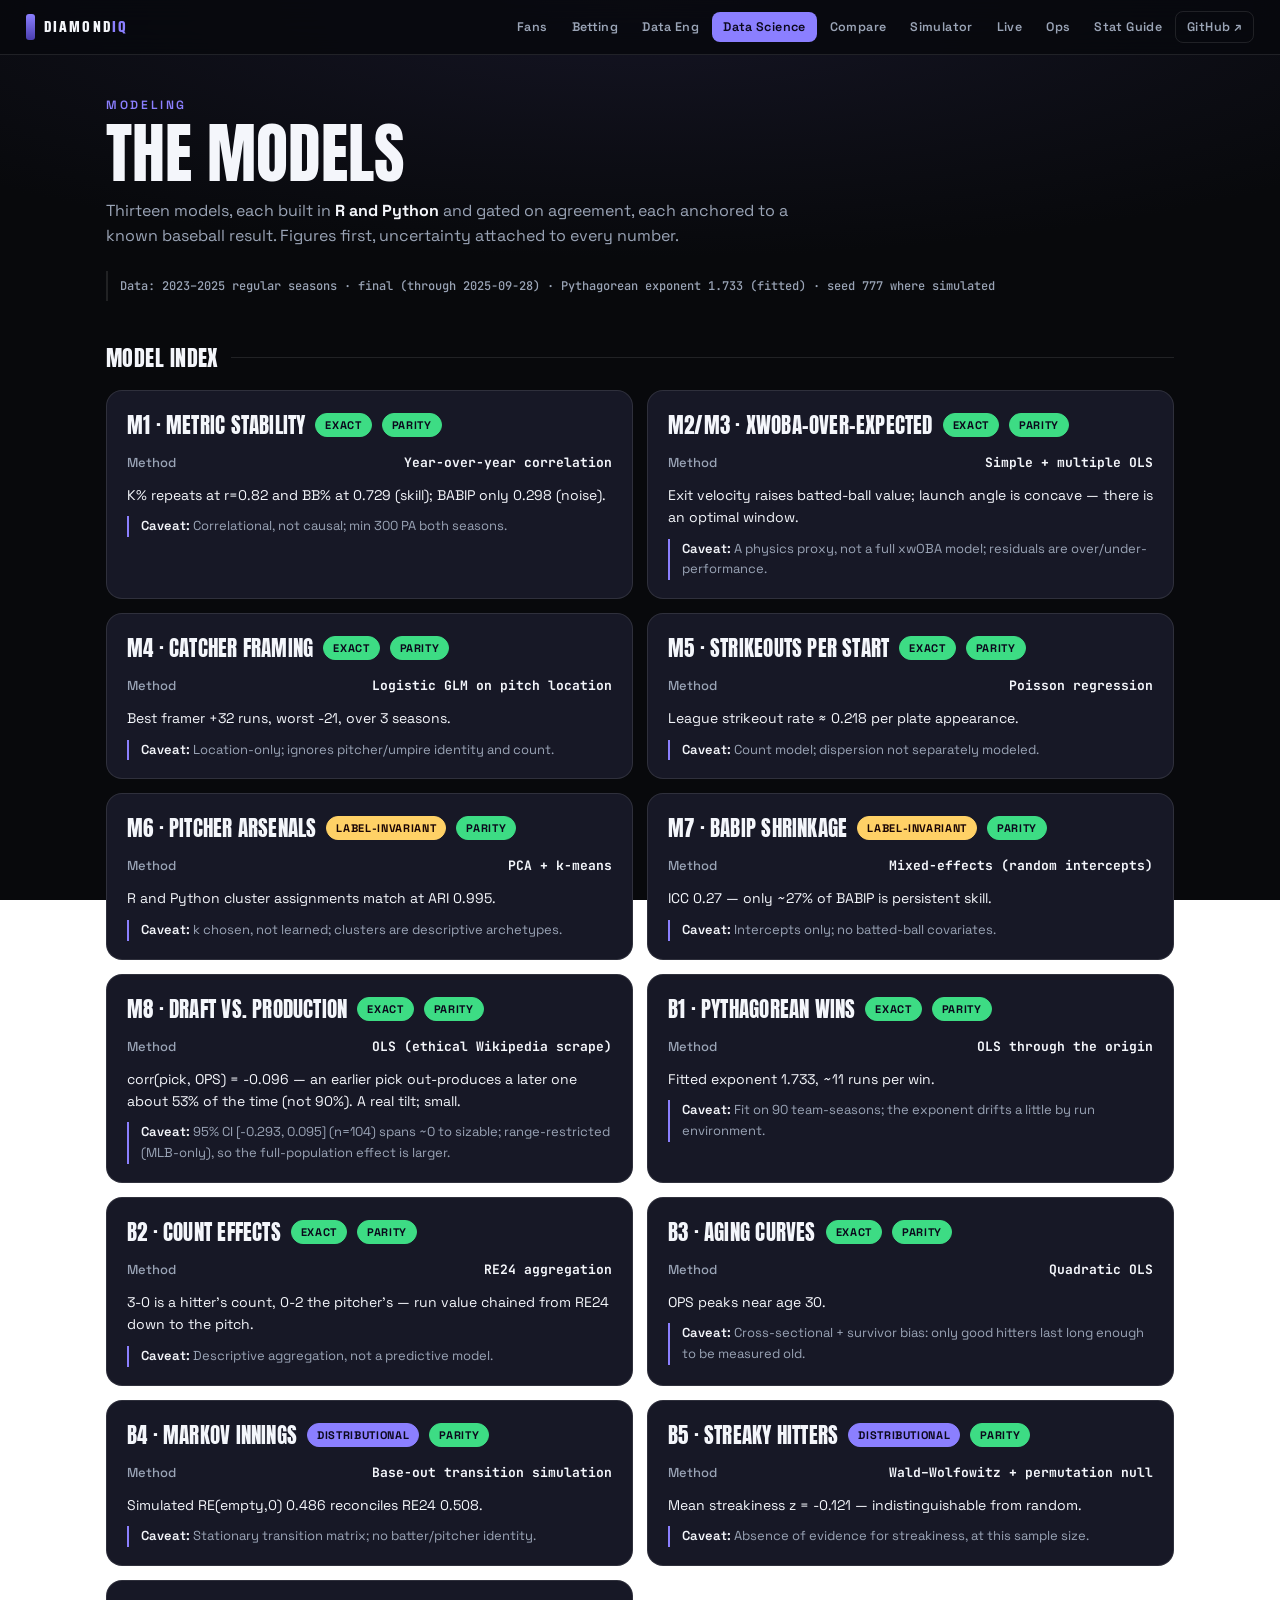
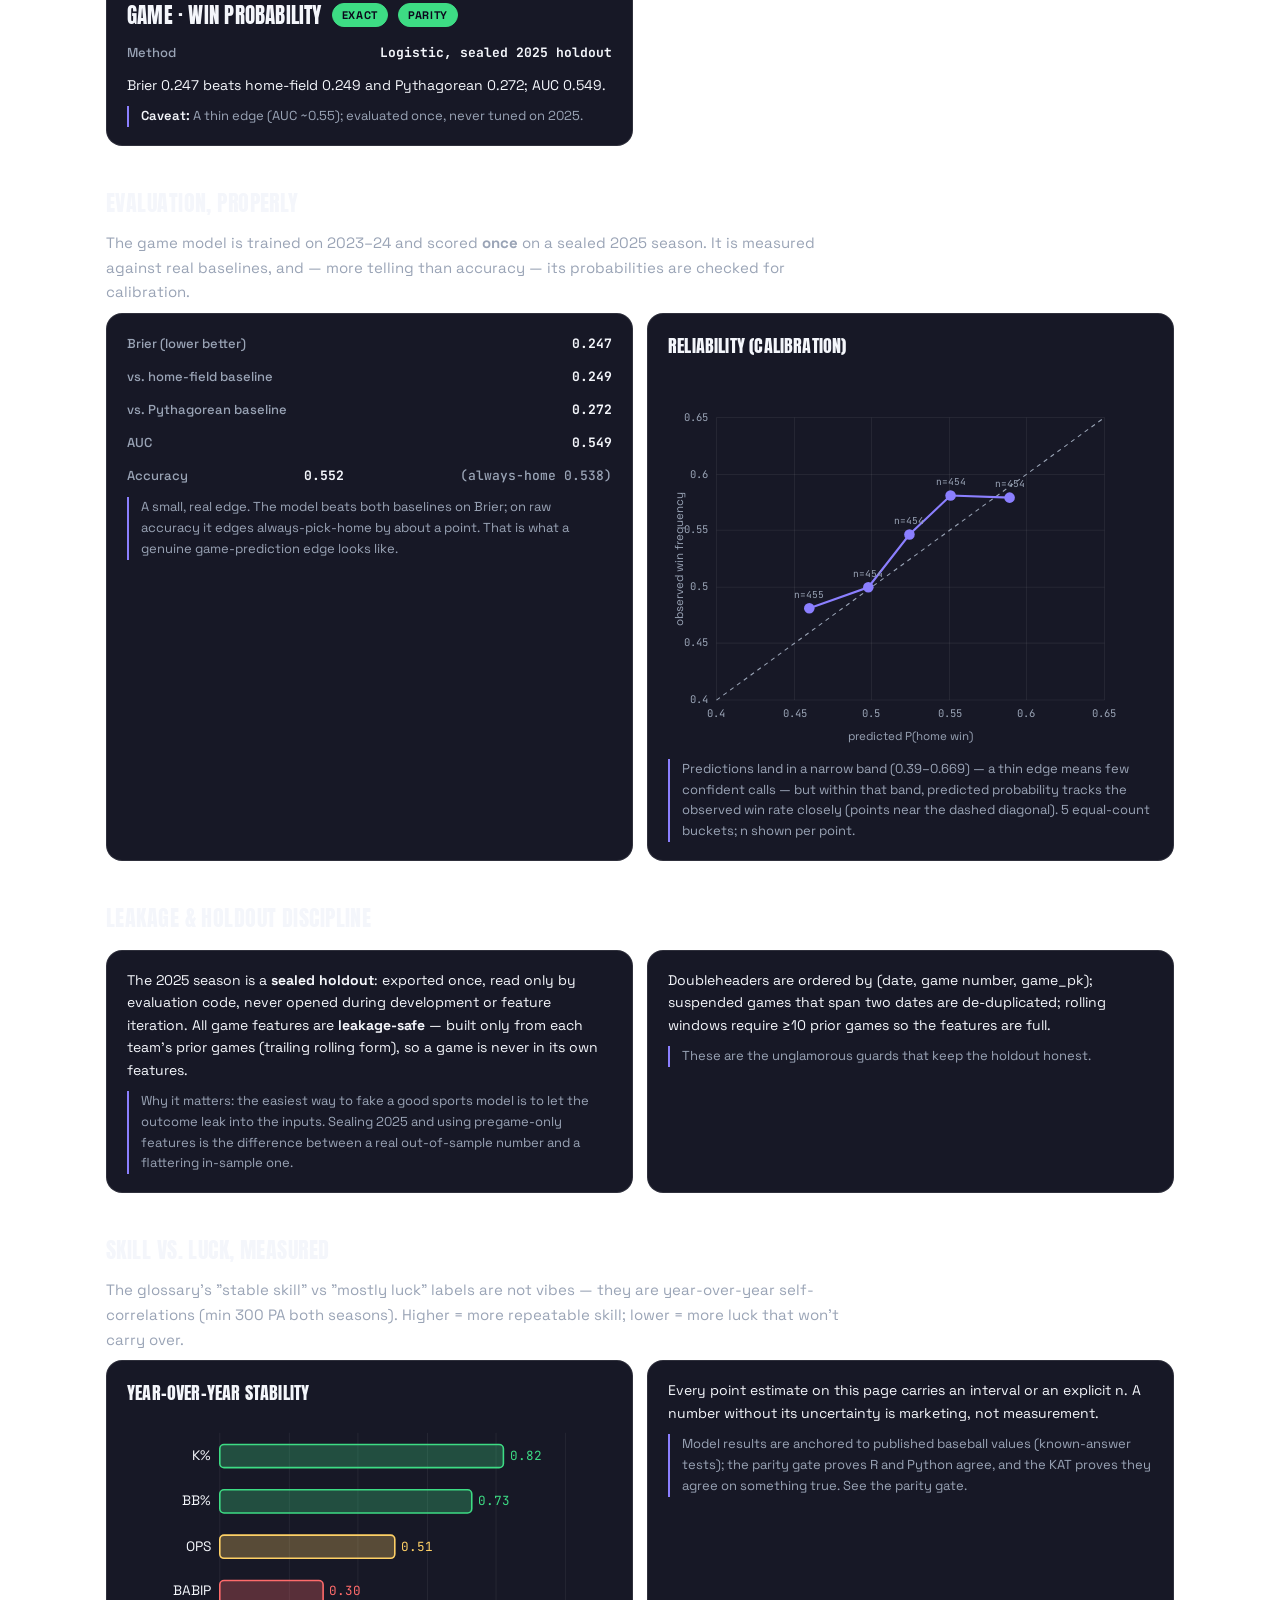
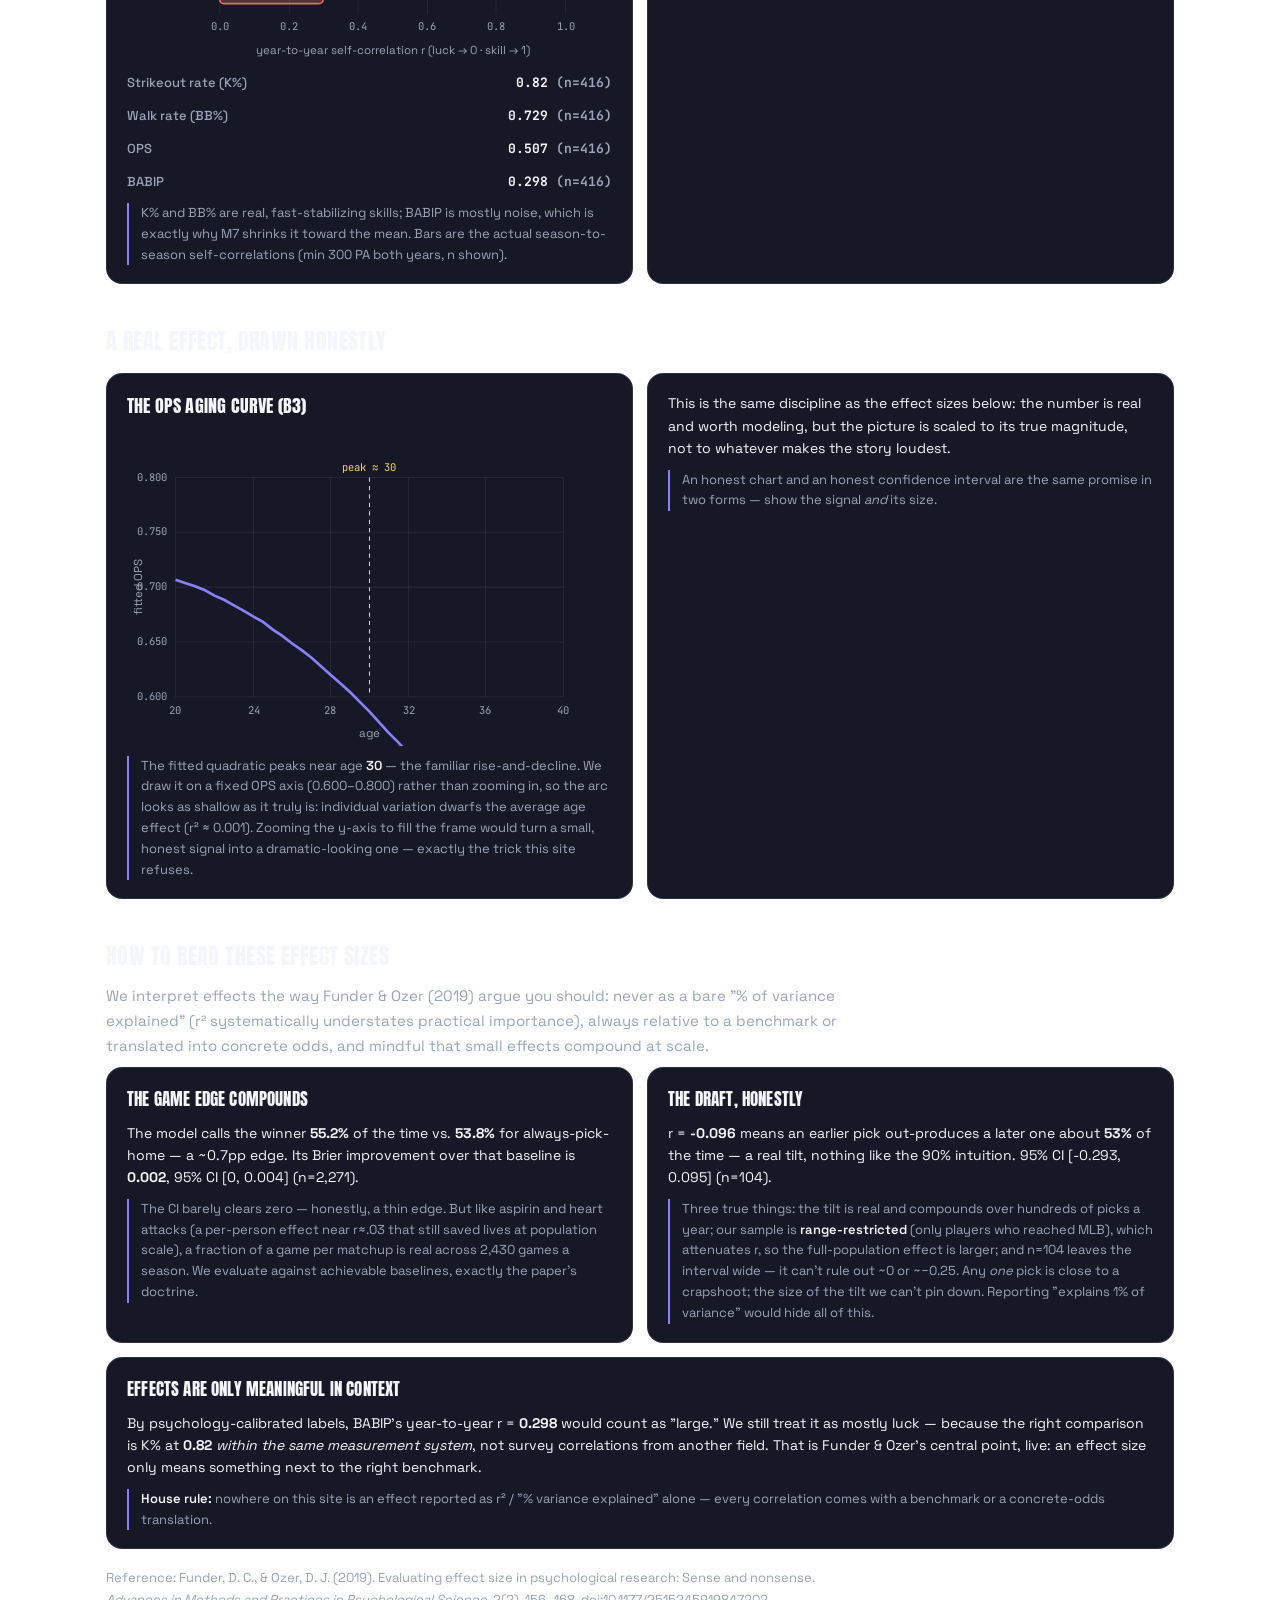
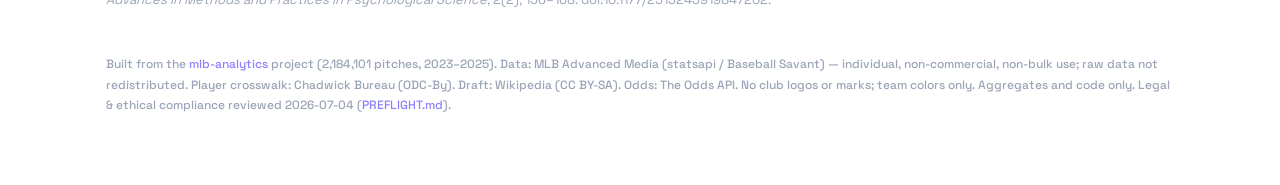
<file: docs/data-science.html>
<!doctype html><html lang="en"><head><meta charset="utf-8"><meta name="viewport" content="width=device-width, initial-scale=1"><title>DIAMONDIQ — Modeling & Data Science</title><meta name="description" content="Thirteen baseball models with parity, evaluation, calibration, leakage discipline, and skill-vs-luck methodology — every estimate with an interval or n."><meta property="og:title" content="DIAMONDIQ — Modeling & Data Science"><meta property="og:description" content="Thirteen baseball models with parity, evaluation, calibration, leakage discipline, and skill-vs-luck methodology — every estimate with an interval or n."><meta property="og:type" content="website"><meta name="twitter:card" content="summary"><link rel="preconnect" href="https://fonts.googleapis.com"><link rel="preconnect" href="https://fonts.gstatic.com" crossorigin><link href="https://fonts.googleapis.com/css2?family=Anton&family=Saira+Condensed:wght@600;700;800&family=Space+Grotesk:wght@400;500;600;700&family=JetBrains+Mono:wght@400;500;600;700&display=swap" rel="stylesheet"><link href="assets/site.css" rel="stylesheet"></head><body class="t-ds"><div class="nav"><div class="in"><a class="brand" href="index.html"><span class="bar"></span><span class="txt">DIAMOND<span style="color:var(--a);">IQ</span></span></a><button class="hamb" aria-label="Menu" aria-expanded="false" onclick="this.setAttribute('aria-expanded',this.getAttribute('aria-expanded')==='true'?'false':'true');toggleNav(this)">Menu</button><div class="navlinks" id="navlinks"><a href="fan.html">Fans</a><a href="betting.html">Betting</a><a href="data-eng.html">Data Eng</a><a href="data-science.html" class="active">Data Science</a><a href="compare.html">Compare</a><a href="simulator.html">Simulator</a><a href="live.html">Live</a><a href="ops.html">Ops</a><a href="glossary.html">Stat Guide</a><a class="ext" href="https://github.com/Steve27M/mlb-analytics" target="_blank" rel="noopener">GitHub ↗</a></div></div></div><div class="wrap"><div class="hero"><div class="eyebrow">Modeling</div><h1>The Models</h1><p>Thirteen models, each built in <b>R and Python</b> and gated on agreement, each anchored to a known baseball result. Figures first, uncertainty attached to every number.</p></div><div class="prov">Data: 2023–2025 regular seasons · final (through 2025-09-28) · Pythagorean exponent 1.733 (fitted) · seed 777 where simulated</div><div class="sec"><h2>Model index</h2><span class="line"></span></div><div class="grid"><div class="card" id="m1"><div style="display:flex;gap:10px;align-items:center;flex-wrap:wrap"><span class="name">M1 · Metric stability</span><span class="badge good">exact</span><span class="badge good">parity</span></div><div class="kv"><span>Method</span><b class="mono">Year-over-year correlation</b></div><div class="def">K% repeats at r=0.82 and BB% at 0.729 (skill); BABIP only 0.298 (noise).</div><div class="read"><b>Caveat:</b> Correlational, not causal; min 300 PA both seasons.</div></div><div class="card" id="m2"><div style="display:flex;gap:10px;align-items:center;flex-wrap:wrap"><span class="name">M2/M3 · xwOBA-over-expected</span><span class="badge good">exact</span><span class="badge good">parity</span></div><div class="kv"><span>Method</span><b class="mono">Simple + multiple OLS</b></div><div class="def">Exit velocity raises batted-ball value; launch angle is concave — there is an optimal window.</div><div class="read"><b>Caveat:</b> A physics proxy, not a full xwOBA model; residuals are over/under-performance.</div></div><div class="card" id="m4"><div style="display:flex;gap:10px;align-items:center;flex-wrap:wrap"><span class="name">M4 · Catcher framing</span><span class="badge good">exact</span><span class="badge good">parity</span></div><div class="kv"><span>Method</span><b class="mono">Logistic GLM on pitch location</b></div><div class="def">Best framer +32 runs, worst -21, over 3 seasons.</div><div class="read"><b>Caveat:</b> Location-only; ignores pitcher/umpire identity and count.</div></div><div class="card" id="m5"><div style="display:flex;gap:10px;align-items:center;flex-wrap:wrap"><span class="name">M5 · Strikeouts per start</span><span class="badge good">exact</span><span class="badge good">parity</span></div><div class="kv"><span>Method</span><b class="mono">Poisson regression</b></div><div class="def">League strikeout rate ≈ 0.218 per plate appearance.</div><div class="read"><b>Caveat:</b> Count model; dispersion not separately modeled.</div></div><div class="card" id="m6"><div style="display:flex;gap:10px;align-items:center;flex-wrap:wrap"><span class="name">M6 · Pitcher arsenals</span><span class="badge gold">label-invariant</span><span class="badge good">parity</span></div><div class="kv"><span>Method</span><b class="mono">PCA + k-means</b></div><div class="def">R and Python cluster assignments match at ARI 0.995.</div><div class="read"><b>Caveat:</b> k chosen, not learned; clusters are descriptive archetypes.</div></div><div class="card" id="m7"><div style="display:flex;gap:10px;align-items:center;flex-wrap:wrap"><span class="name">M7 · BABIP shrinkage</span><span class="badge gold">label-invariant</span><span class="badge good">parity</span></div><div class="kv"><span>Method</span><b class="mono">Mixed-effects (random intercepts)</b></div><div class="def">ICC 0.27 — only ~27% of BABIP is persistent skill.</div><div class="read"><b>Caveat:</b> Intercepts only; no batted-ball covariates.</div></div><div class="card" id="m8"><div style="display:flex;gap:10px;align-items:center;flex-wrap:wrap"><span class="name">M8 · Draft vs. production</span><span class="badge good">exact</span><span class="badge good">parity</span></div><div class="kv"><span>Method</span><b class="mono">OLS (ethical Wikipedia scrape)</b></div><div class="def">corr(pick, OPS) = -0.096 — an earlier pick out-produces a later one about 53% of the time (not 90%). A real tilt; small.</div><div class="read"><b>Caveat:</b> 95% CI [-0.293, 0.095] (n=104) spans ~0 to sizable; range-restricted (MLB-only), so the full-population effect is larger.</div></div><div class="card" id="b1"><div style="display:flex;gap:10px;align-items:center;flex-wrap:wrap"><span class="name">B1 · Pythagorean wins</span><span class="badge good">exact</span><span class="badge good">parity</span></div><div class="kv"><span>Method</span><b class="mono">OLS through the origin</b></div><div class="def">Fitted exponent 1.733, ~11 runs per win.</div><div class="read"><b>Caveat:</b> Fit on 90 team-seasons; the exponent drifts a little by run environment.</div></div><div class="card" id="b2"><div style="display:flex;gap:10px;align-items:center;flex-wrap:wrap"><span class="name">B2 · Count effects</span><span class="badge good">exact</span><span class="badge good">parity</span></div><div class="kv"><span>Method</span><b class="mono">RE24 aggregation</b></div><div class="def">3-0 is a hitter's count, 0-2 the pitcher's — run value chained from RE24 down to the pitch.</div><div class="read"><b>Caveat:</b> Descriptive aggregation, not a predictive model.</div></div><div class="card" id="b3"><div style="display:flex;gap:10px;align-items:center;flex-wrap:wrap"><span class="name">B3 · Aging curves</span><span class="badge good">exact</span><span class="badge good">parity</span></div><div class="kv"><span>Method</span><b class="mono">Quadratic OLS</b></div><div class="def">OPS peaks near age 30.</div><div class="read"><b>Caveat:</b> Cross-sectional + survivor bias: only good hitters last long enough to be measured old.</div></div><div class="card" id="b4"><div style="display:flex;gap:10px;align-items:center;flex-wrap:wrap"><span class="name">B4 · Markov innings</span><span class="badge a">distributional</span><span class="badge good">parity</span></div><div class="kv"><span>Method</span><b class="mono">Base-out transition simulation</b></div><div class="def">Simulated RE(empty,0) 0.486 reconciles RE24 0.508.</div><div class="read"><b>Caveat:</b> Stationary transition matrix; no batter/pitcher identity.</div></div><div class="card" id="b5"><div style="display:flex;gap:10px;align-items:center;flex-wrap:wrap"><span class="name">B5 · Streaky hitters</span><span class="badge a">distributional</span><span class="badge good">parity</span></div><div class="kv"><span>Method</span><b class="mono">Wald–Wolfowitz + permutation null</b></div><div class="def">Mean streakiness z = -0.121 — indistinguishable from random.</div><div class="read"><b>Caveat:</b> Absence of evidence for streakiness, at this sample size.</div></div><div class="card" id="game"><div style="display:flex;gap:10px;align-items:center;flex-wrap:wrap"><span class="name">GAME · Win probability</span><span class="badge good">exact</span><span class="badge good">parity</span></div><div class="kv"><span>Method</span><b class="mono">Logistic, sealed 2025 holdout</b></div><div class="def">Brier 0.247 beats home-field 0.249 and Pythagorean 0.272; AUC 0.549.</div><div class="read"><b>Caveat:</b> A thin edge (AUC ~0.55); evaluated once, never tuned on 2025.</div></div></div><div class="sec"><h2>Evaluation, properly</h2><span class="line"></span></div><p class="lead">The game model is trained on 2023–24 and scored <b>once</b> on a sealed 2025 season. It is measured against real baselines, and — more telling than accuracy — its probabilities are checked for calibration.</p><div class="grid"><div class="card"><div class="kv"><span>Brier (lower better)</span><b>0.247</b></div><div class="kv"><span>vs. home-field baseline</span><b>0.249</b></div><div class="kv"><span>vs. Pythagorean baseline</span><b>0.272</b></div><div class="kv"><span>AUC</span><b>0.549</b></div><div class="kv"><span>Accuracy</span><b>0.552</b> <span class="mono" style="color:var(--sub)">(always-home 0.538)</span></div><div class="read">A small, real edge. The model beats both baselines on Brier; on raw accuracy it edges always-pick-home by about a point. That is what a genuine game-prediction edge looks like.</div></div><div class="card"><div class="name" style="font-size:18px">Reliability (calibration)</div><div class="calib"><svg viewBox="0 0 460 360" role="img" aria-label="Reliability plot: predicted home-win probability vs observed frequency, 5 quantile buckets"><line x1="46" y1="314" x2="46" y2="46" stroke="rgba(255,255,255,.06)"/><line x1="46" y1="314" x2="414" y2="314" stroke="rgba(255,255,255,.06)"/><text x="46" y="330" fill="var(--sub)" font-size="10" font-family="JetBrains Mono" text-anchor="middle">0.4</text><text x="38" y="317" fill="var(--sub)" font-size="10" font-family="JetBrains Mono" text-anchor="end">0.4</text><line x1="120" y1="314" x2="120" y2="46" stroke="rgba(255,255,255,.06)"/><line x1="46" y1="260" x2="414" y2="260" stroke="rgba(255,255,255,.06)"/><text x="120" y="330" fill="var(--sub)" font-size="10" font-family="JetBrains Mono" text-anchor="middle">0.45</text><text x="38" y="263" fill="var(--sub)" font-size="10" font-family="JetBrains Mono" text-anchor="end">0.45</text><line x1="193" y1="314" x2="193" y2="46" stroke="rgba(255,255,255,.06)"/><line x1="46" y1="207" x2="414" y2="207" stroke="rgba(255,255,255,.06)"/><text x="193" y="330" fill="var(--sub)" font-size="10" font-family="JetBrains Mono" text-anchor="middle">0.5</text><text x="38" y="210" fill="var(--sub)" font-size="10" font-family="JetBrains Mono" text-anchor="end">0.5</text><line x1="267" y1="314" x2="267" y2="46" stroke="rgba(255,255,255,.06)"/><line x1="46" y1="153" x2="414" y2="153" stroke="rgba(255,255,255,.06)"/><text x="267" y="330" fill="var(--sub)" font-size="10" font-family="JetBrains Mono" text-anchor="middle">0.55</text><text x="38" y="156" fill="var(--sub)" font-size="10" font-family="JetBrains Mono" text-anchor="end">0.55</text><line x1="340" y1="314" x2="340" y2="46" stroke="rgba(255,255,255,.06)"/><line x1="46" y1="100" x2="414" y2="100" stroke="rgba(255,255,255,.06)"/><text x="340" y="330" fill="var(--sub)" font-size="10" font-family="JetBrains Mono" text-anchor="middle">0.6</text><text x="38" y="103" fill="var(--sub)" font-size="10" font-family="JetBrains Mono" text-anchor="end">0.6</text><line x1="414" y1="314" x2="414" y2="46" stroke="rgba(255,255,255,.06)"/><line x1="46" y1="46" x2="414" y2="46" stroke="rgba(255,255,255,.06)"/><text x="414" y="330" fill="var(--sub)" font-size="10" font-family="JetBrains Mono" text-anchor="middle">0.65</text><text x="38" y="49" fill="var(--sub)" font-size="10" font-family="JetBrains Mono" text-anchor="end">0.65</text><line x1="46" y1="314" x2="414" y2="46" stroke="var(--sub)" stroke-dasharray="4 4"/><path d="M134 227 L190 207 L229 157 L268 120 L324 122" fill="none" stroke="var(--a)" stroke-width="2"/><circle cx="134" cy="227" r="5" fill="var(--a)"/><text x="134" y="217" fill="var(--sub)" font-size="9" font-family="JetBrains Mono" text-anchor="middle">n=455</text><circle cx="190" cy="207" r="5" fill="var(--a)"/><text x="190" y="197" fill="var(--sub)" font-size="9" font-family="JetBrains Mono" text-anchor="middle">n=454</text><circle cx="229" cy="157" r="5" fill="var(--a)"/><text x="229" y="147" fill="var(--sub)" font-size="9" font-family="JetBrains Mono" text-anchor="middle">n=454</text><circle cx="268" cy="120" r="5" fill="var(--a)"/><text x="268" y="110" fill="var(--sub)" font-size="9" font-family="JetBrains Mono" text-anchor="middle">n=454</text><circle cx="324" cy="122" r="5" fill="var(--a)"/><text x="324" y="112" fill="var(--sub)" font-size="9" font-family="JetBrains Mono" text-anchor="middle">n=454</text><text x="230" y="352" fill="var(--sub)" font-size="11" font-family="Space Grotesk" text-anchor="middle">predicted P(home win)</text><text x="14" y="180" fill="var(--sub)" font-size="11" font-family="Space Grotesk" text-anchor="middle" transform="rotate(-90 14 180)">observed win frequency</text></svg></div><div class="read">Predictions land in a narrow band (0.39–0.669) — a thin edge means few confident calls — but within that band, predicted probability tracks the observed win rate closely (points near the dashed diagonal). 5 equal-count buckets; n shown per point.</div></div></div><div class="sec"><h2>Leakage &amp; holdout discipline</h2><span class="line"></span></div><div class="grid"><div class="card"><div class="def">The 2025 season is a <b>sealed holdout</b>: exported once, read only by evaluation code, never opened during development or feature iteration. All game features are <b>leakage-safe</b> — built only from each team's prior games (trailing rolling form), so a game is never in its own features.</div><div class="read">Why it matters: the easiest way to fake a good sports model is to let the outcome leak into the inputs. Sealing 2025 and using pregame-only features is the difference between a real out-of-sample number and a flattering in-sample one.</div></div><div class="card"><div class="def">Doubleheaders are ordered by (date, game number, game_pk); suspended games that span two dates are de-duplicated; rolling windows require ≥10 prior games so the features are full.</div><div class="read">These are the unglamorous guards that keep the holdout honest.</div></div></div><div class="sec"><h2>Skill vs. luck, measured</h2><span class="line"></span></div><p class="lead">The glossary's "stable skill" vs "mostly luck" labels are not vibes — they are year-over-year self-correlations (min 300 PA both seasons). Higher = more repeatable skill; lower = more luck that won't carry over.</p><div class="grid"><div class="card"><div class="name" style="font-size:18px">Year-over-year stability</div><div class="calib"><svg viewBox="0 0 460 232" role="img" aria-label="Year-over-year self-correlation r for K%, BB%, OPS and BABIP — higher means more repeatable skill"><line x1="88" y1="16" x2="88" y2="188" stroke="rgba(255,255,255,.06)"/><text x="88" y="203" fill="var(--sub)" font-size="10" font-family="JetBrains Mono" text-anchor="middle">0.0</text><line x1="154" y1="16" x2="154" y2="188" stroke="rgba(255,255,255,.06)"/><text x="154" y="203" fill="var(--sub)" font-size="10" font-family="JetBrains Mono" text-anchor="middle">0.2</text><line x1="219" y1="16" x2="219" y2="188" stroke="rgba(255,255,255,.06)"/><text x="219" y="203" fill="var(--sub)" font-size="10" font-family="JetBrains Mono" text-anchor="middle">0.4</text><line x1="285" y1="16" x2="285" y2="188" stroke="rgba(255,255,255,.06)"/><text x="285" y="203" fill="var(--sub)" font-size="10" font-family="JetBrains Mono" text-anchor="middle">0.6</text><line x1="350" y1="16" x2="350" y2="188" stroke="rgba(255,255,255,.06)"/><text x="350" y="203" fill="var(--sub)" font-size="10" font-family="JetBrains Mono" text-anchor="middle">0.8</text><line x1="416" y1="16" x2="416" y2="188" stroke="rgba(255,255,255,.06)"/><text x="416" y="203" fill="var(--sub)" font-size="10" font-family="JetBrains Mono" text-anchor="middle">1.0</text><rect x="88" y="27" width="269" height="22" rx="4" fill="color-mix(in srgb,var(--good) 28%,transparent)" stroke="var(--good)" stroke-width="1.5"/><text x="80" y="42" fill="var(--text)" font-size="13" font-family="Space Grotesk" text-anchor="end">K%</text><text x="363" y="42" fill="var(--good)" font-size="12" font-family="JetBrains Mono">0.82</text><rect x="88" y="70" width="239" height="22" rx="4" fill="color-mix(in srgb,var(--good) 28%,transparent)" stroke="var(--good)" stroke-width="1.5"/><text x="80" y="84" fill="var(--text)" font-size="13" font-family="Space Grotesk" text-anchor="end">BB%</text><text x="333" y="84" fill="var(--good)" font-size="12" font-family="JetBrains Mono">0.73</text><rect x="88" y="113" width="166" height="22" rx="4" fill="color-mix(in srgb,var(--gold) 28%,transparent)" stroke="var(--gold)" stroke-width="1.5"/><text x="80" y="128" fill="var(--text)" font-size="13" font-family="Space Grotesk" text-anchor="end">OPS</text><text x="260" y="128" fill="var(--gold)" font-size="12" font-family="JetBrains Mono">0.51</text><rect x="88" y="156" width="98" height="22" rx="4" fill="color-mix(in srgb,var(--bad) 28%,transparent)" stroke="var(--bad)" stroke-width="1.5"/><text x="80" y="170" fill="var(--text)" font-size="13" font-family="Space Grotesk" text-anchor="end">BABIP</text><text x="192" y="170" fill="var(--bad)" font-size="12" font-family="JetBrains Mono">0.30</text><text x="252" y="226" fill="var(--sub)" font-size="11" font-family="Space Grotesk" text-anchor="middle">year-to-year self-correlation r  (luck → 0 · skill → 1)</text></svg></div><div class="kv"><span>Strikeout rate (K%)</span><b>0.82 <span class="mono" style="color:var(--sub)">(n=416)</span></b></div><div class="kv"><span>Walk rate (BB%)</span><b>0.729 <span class="mono" style="color:var(--sub)">(n=416)</span></b></div><div class="kv"><span>OPS</span><b>0.507 <span class="mono" style="color:var(--sub)">(n=416)</span></b></div><div class="kv"><span>BABIP</span><b>0.298 <span class="mono" style="color:var(--sub)">(n=416)</span></b></div><div class="read">K% and BB% are real, fast-stabilizing skills; BABIP is mostly noise, which is exactly why M7 shrinks it toward the mean. Bars are the actual season-to-season self-correlations (min 300 PA both years, n shown).</div></div><div class="card"><div class="def">Every point estimate on this page carries an interval or an explicit n. A number without its uncertainty is marketing, not measurement.</div><div class="read">Model results are anchored to published baseball values (known-answer tests); the parity gate proves R and Python agree, and the KAT proves they agree on something true. See <a href="data-eng.html#parity">the parity gate</a>.</div></div></div><div class="sec"><h2>A real effect, drawn honestly</h2><span class="line"></span></div><div class="grid"><div class="card"><div class="name" style="font-size:18px">The OPS aging curve (B3)</div><div class="calib"><svg viewBox="0 0 460 300" role="img" aria-label="Fitted OPS-versus-age curve, peaking near age 30; the aging effect is real but shallow"><line x1="46" y1="46" x2="46" y2="254" stroke="rgba(255,255,255,.06)"/><text x="46" y="270" fill="var(--sub)" font-size="10" font-family="JetBrains Mono" text-anchor="middle">20</text><line x1="120" y1="46" x2="120" y2="254" stroke="rgba(255,255,255,.06)"/><text x="120" y="270" fill="var(--sub)" font-size="10" font-family="JetBrains Mono" text-anchor="middle">24</text><line x1="193" y1="46" x2="193" y2="254" stroke="rgba(255,255,255,.06)"/><text x="193" y="270" fill="var(--sub)" font-size="10" font-family="JetBrains Mono" text-anchor="middle">28</text><line x1="267" y1="46" x2="267" y2="254" stroke="rgba(255,255,255,.06)"/><text x="267" y="270" fill="var(--sub)" font-size="10" font-family="JetBrains Mono" text-anchor="middle">32</text><line x1="340" y1="46" x2="340" y2="254" stroke="rgba(255,255,255,.06)"/><text x="340" y="270" fill="var(--sub)" font-size="10" font-family="JetBrains Mono" text-anchor="middle">36</text><line x1="414" y1="46" x2="414" y2="254" stroke="rgba(255,255,255,.06)"/><text x="414" y="270" fill="var(--sub)" font-size="10" font-family="JetBrains Mono" text-anchor="middle">40</text><line x1="46" y1="254" x2="414" y2="254" stroke="rgba(255,255,255,.06)"/><text x="38" y="257" fill="var(--sub)" font-size="10" font-family="JetBrains Mono" text-anchor="end">0.600</text><line x1="46" y1="202" x2="414" y2="202" stroke="rgba(255,255,255,.06)"/><text x="38" y="205" fill="var(--sub)" font-size="10" font-family="JetBrains Mono" text-anchor="end">0.650</text><line x1="46" y1="150" x2="414" y2="150" stroke="rgba(255,255,255,.06)"/><text x="38" y="153" fill="var(--sub)" font-size="10" font-family="JetBrains Mono" text-anchor="end">0.700</text><line x1="46" y1="98" x2="414" y2="98" stroke="rgba(255,255,255,.06)"/><text x="38" y="101" fill="var(--sub)" font-size="10" font-family="JetBrains Mono" text-anchor="end">0.750</text><line x1="46" y1="46" x2="414" y2="46" stroke="rgba(255,255,255,.06)"/><text x="38" y="49" fill="var(--sub)" font-size="10" font-family="JetBrains Mono" text-anchor="end">0.800</text><path d="M46 143 L55 146 L64 149 L74 153 L83 158 L92 162 L101 167 L110 172 L120 178 L129 183 L138 190 L147 196 L156 203 L166 210 L175 217 L184 225 L193 233 L202 241 L212 250 L221 259 L230 268 L239 278 L248 288 L258 298 L267 308 L276 319 L285 330 L294 342 L304 353 L313 366 L322 378 L331 391 L340 404 L350 417 L359 431 L368 445 L377 459 L386 474 L396 488 L405 504 L414 519" fill="none" stroke="var(--a)" stroke-width="2.5"/><line x1="230" y1="46" x2="230" y2="254" stroke="var(--gold)" stroke-dasharray="4 4"/><text x="230" y="40" fill="var(--gold)" font-size="10" font-family="JetBrains Mono" text-anchor="middle">peak ≈ 30</text><text x="230" y="292" fill="var(--sub)" font-size="11" font-family="Space Grotesk" text-anchor="middle">age</text><text x="14" y="150" fill="var(--sub)" font-size="11" font-family="Space Grotesk" text-anchor="middle" transform="rotate(-90 14 150)">fitted OPS</text></svg></div><div class="read">The fitted quadratic peaks near age <b>30</b> — the familiar rise-and-decline. We draw it on a fixed OPS axis (0.600–0.800) rather than zooming in, so the arc looks as shallow as it truly is: individual variation dwarfs the average age effect (r² ≈ 0.001). Zooming the y-axis to fill the frame would turn a small, honest signal into a dramatic-looking one — exactly the trick this site refuses.</div></div><div class="card"><div class="def">This is the same discipline as the effect sizes below: the number is real and worth modeling, but the picture is scaled to its true magnitude, not to whatever makes the story loudest.</div><div class="read">An honest chart and an honest confidence interval are the same promise in two forms — show the signal <i>and</i> its size.</div></div></div><div class="sec" id="effects"><h2>How to read these effect sizes</h2><span class="line"></span></div><p class="lead">We interpret effects the way <a href="https://doi.org/10.1177/2515245919847202">Funder &amp; Ozer (2019)</a> argue you should: never as a bare "% of variance explained" (r² systematically understates practical importance), always relative to a benchmark or translated into concrete odds, and mindful that small effects compound at scale.</p><div class="grid"><div class="card"><div class="name" style="font-size:17px">The game edge compounds</div><div class="def">The model calls the winner <b>55.2%</b> of the time vs. <b>53.8%</b> for always-pick-home — a ~0.7pp edge. Its Brier improvement over that baseline is <b>0.002</b>, 95% CI [0, 0.004] (n=2,271).</div><div class="read">The CI barely clears zero — honestly, a thin edge. But like aspirin and heart attacks (a per-person effect near r≈.03 that still saved lives at population scale), a fraction of a game per matchup is real across 2,430 games a season. We evaluate against achievable baselines, exactly the paper's doctrine.</div></div><div class="card"><div class="name" style="font-size:17px">The draft, honestly</div><div class="def">r = <b>-0.096</b> means an earlier pick out-produces a later one about <b>53%</b> of the time — a real tilt, nothing like the 90% intuition. 95% CI [-0.293, 0.095] (n=104).</div><div class="read">Three true things: the tilt is real and compounds over hundreds of picks a year; our sample is <b>range-restricted</b> (only players who reached MLB), which attenuates r, so the full-population effect is larger; and n=104 leaves the interval wide — it can't rule out ~0 or ~−0.25. Any <i>one</i> pick is close to a crapshoot; the size of the tilt we can't pin down. Reporting "explains 1% of variance" would hide all of this.</div></div></div><div class="card" style="margin-top:14px"><div class="name" style="font-size:17px">Effects are only meaningful in context</div><div class="def">By psychology-calibrated labels, BABIP's year-to-year r = <b>0.298</b> would count as "large." We still treat it as mostly luck — because the right comparison is K% at <b>0.82</b> <i>within the same measurement system</i>, not survey correlations from another field. That is Funder &amp; Ozer's central point, live: an effect size only means something next to the right benchmark.</div><div class="read"><b>House rule:</b> nowhere on this site is an effect reported as r² / "% variance explained" alone — every correlation comes with a benchmark or a concrete-odds translation.</div></div><p class="lead" style="margin-top:18px;font-size:13px">Reference: Funder, D. C., &amp; Ozer, D. J. (2019). Evaluating effect size in psychological research: Sense and nonsense. <i>Advances in Methods and Practices in Psychological Science</i>, 2(2), 156–168. <a href="https://doi.org/10.1177/2515245919847202">doi:10.1177/2515245919847202</a>.</p><footer>Built from the <a href="https://github.com/Steve27M/mlb-analytics">mlb-analytics</a> project (2,184,101 pitches, 2023–2025). Data: MLB Advanced Media (statsapi / Baseball Savant) — individual, non-commercial, non-bulk use; raw data not redistributed. Player crosswalk: Chadwick Bureau (ODC-By). Draft: Wikipedia (CC BY-SA). Odds: The Odds API. No club logos or marks; team colors only. Aggregates and code only. Legal &amp; ethical compliance reviewed 2026-07-04 (<a href="https://github.com/Steve27M/mlb-analytics/blob/main/PREFLIGHT.md">PREFLIGHT.md</a>).</footer><script src="assets/teams.js"></script><script src="assets/util.js"></script>
</div></body></html>
</file>
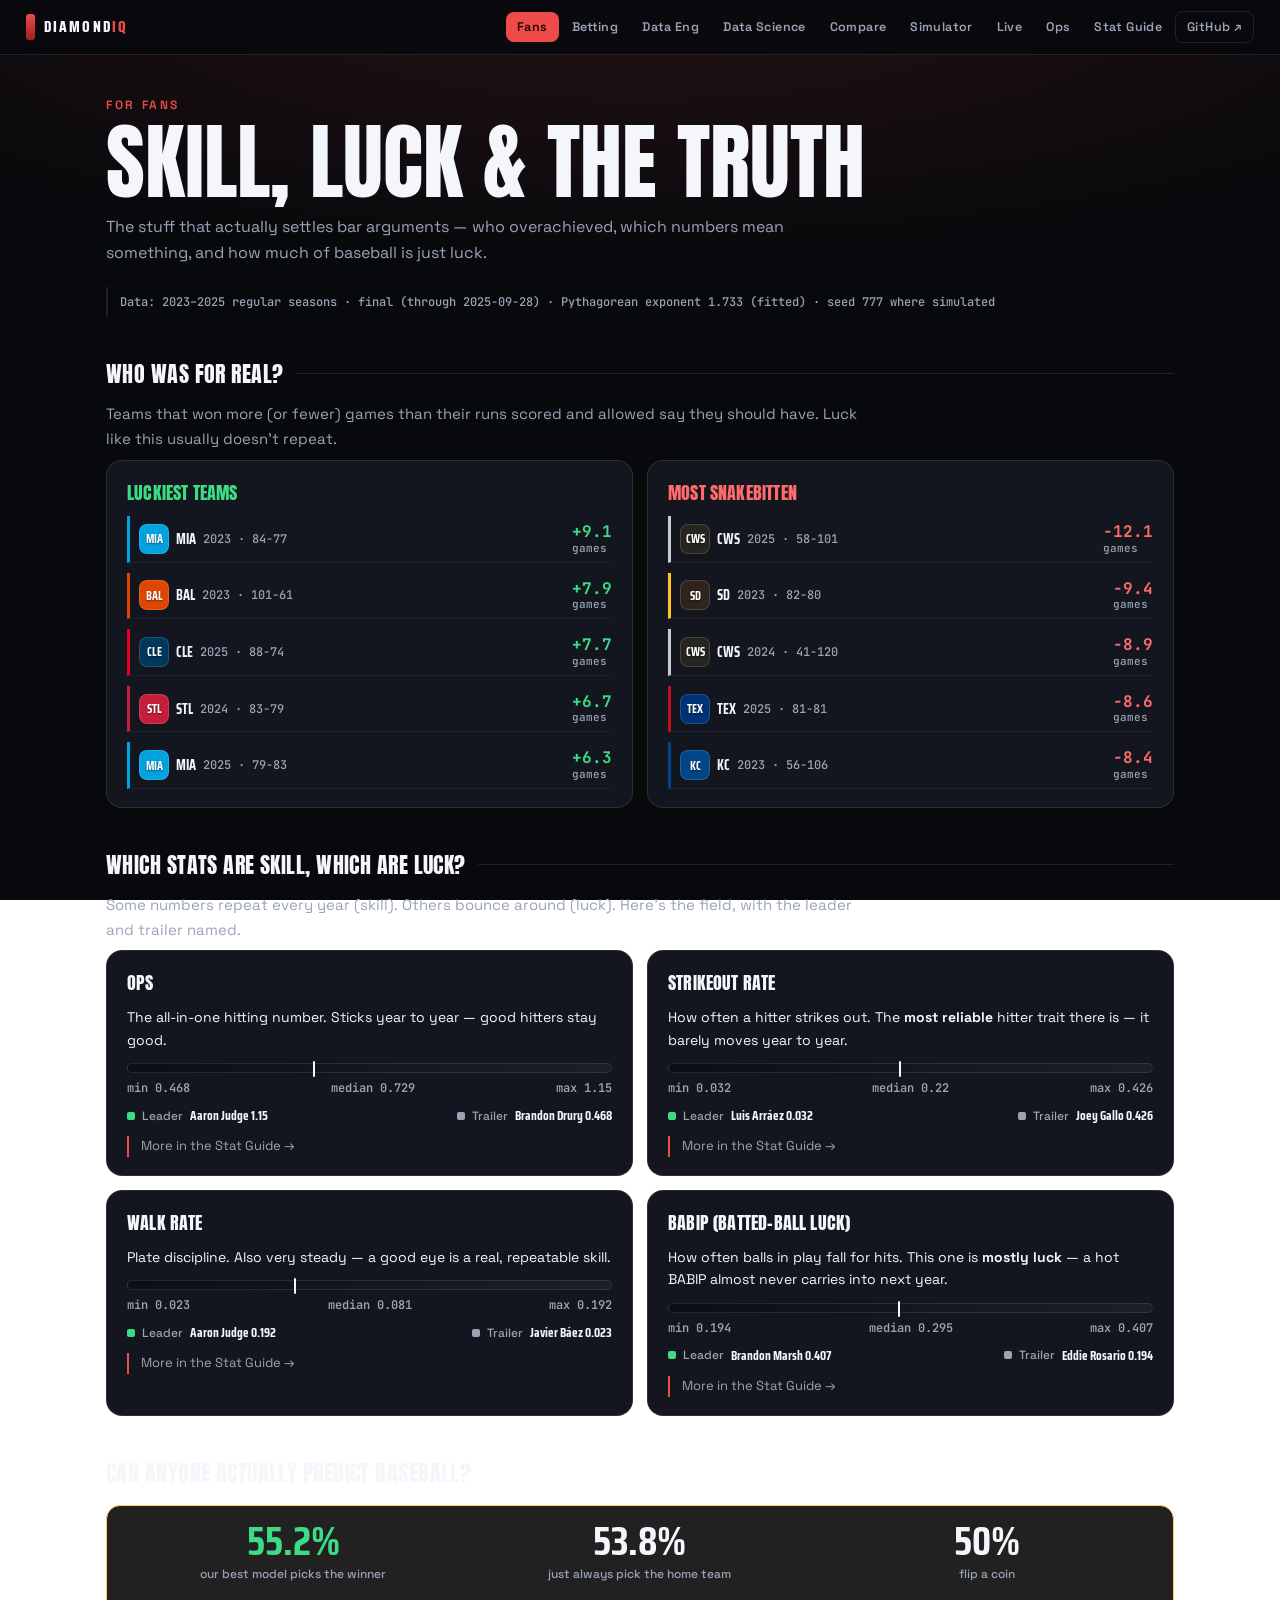
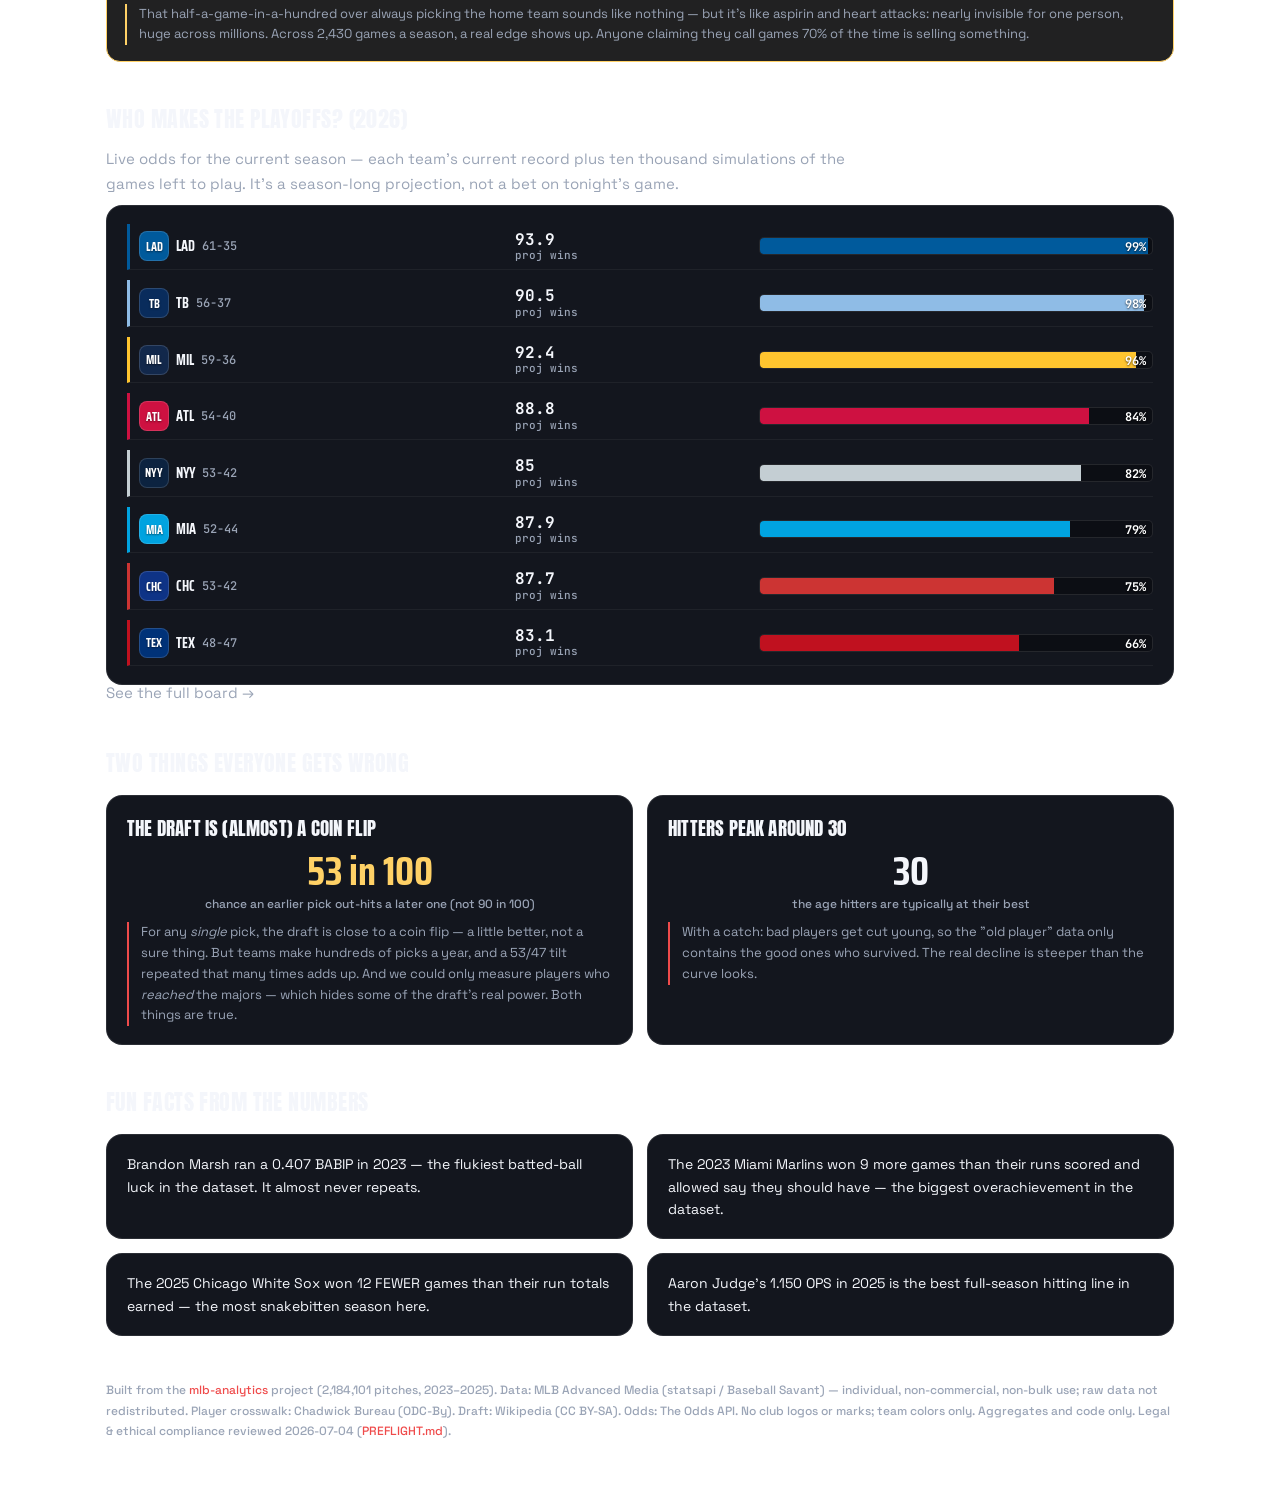
<file: docs/fan.html>
<!doctype html><html lang="en"><head><meta charset="utf-8"><meta name="viewport" content="width=device-width, initial-scale=1"><title>DIAMONDIQ — For Baseball Fans</title><meta name="description" content="Who was for real and who got lucky, which stats are skill vs. luck, whether anyone can actually predict a game, and playoff odds — in plain English."><meta property="og:title" content="DIAMONDIQ — For Baseball Fans"><meta property="og:description" content="Who was for real and who got lucky, which stats are skill vs. luck, whether anyone can actually predict a game, and playoff odds — in plain English."><meta property="og:type" content="website"><meta name="twitter:card" content="summary"><link rel="preconnect" href="https://fonts.googleapis.com"><link rel="preconnect" href="https://fonts.gstatic.com" crossorigin><link href="https://fonts.googleapis.com/css2?family=Anton&family=Saira+Condensed:wght@600;700;800&family=Space+Grotesk:wght@400;500;600;700&family=JetBrains+Mono:wght@400;500;600;700&display=swap" rel="stylesheet"><link href="assets/site.css" rel="stylesheet"></head><body class="t-fan"><div class="nav"><div class="in"><a class="brand" href="index.html"><span class="bar"></span><span class="txt">DIAMOND<span style="color:var(--a);">IQ</span></span></a><button class="hamb" aria-label="Menu" aria-expanded="false" onclick="this.setAttribute('aria-expanded',this.getAttribute('aria-expanded')==='true'?'false':'true');toggleNav(this)">Menu</button><div class="navlinks" id="navlinks"><a href="fan.html" class="active">Fans</a><a href="betting.html">Betting</a><a href="data-eng.html">Data Eng</a><a href="data-science.html">Data Science</a><a href="compare.html">Compare</a><a href="simulator.html">Simulator</a><a href="live.html">Live</a><a href="ops.html">Ops</a><a href="glossary.html">Stat Guide</a><a class="ext" href="https://github.com/Steve27M/mlb-analytics" target="_blank" rel="noopener">GitHub ↗</a></div></div></div><div class="wrap"><div class="hero"><div class="eyebrow">For fans</div><h1>Skill, luck &amp; the truth</h1><p>The stuff that actually settles bar arguments — who overachieved, which numbers mean something, and how much of baseball is just luck.</p></div><div class="prov">Data: 2023–2025 regular seasons · final (through 2025-09-28) · Pythagorean exponent 1.733 (fitted) · seed 777 where simulated</div><div class="sec"><h2>Who was for real?</h2><span class="line"></span></div><p class="lead">Teams that won more (or fewer) games than their runs scored and allowed say they should have. Luck like this usually doesn't repeat.</p><div class="grid"><div class="card"><div class="name" style="font-size:18px;color:var(--good)">Luckiest teams</div><div class="srow" style="border-left-color:#00A3E0;grid-template-columns:1fr auto"><div class="steam"><span class="mono-chip" style="background:#00A3E0" title="Miami Marlins">MIA</span><b>MIA</b><span class="srec">2023 · 84-77</span></div><div class="sproj" style="color:var(--good)">+9.1<span class="srange">games</span></div></div><div class="srow" style="border-left-color:#DF4601;grid-template-columns:1fr auto"><div class="steam"><span class="mono-chip" style="background:#DF4601" title="Baltimore Orioles">BAL</span><b>BAL</b><span class="srec">2023 · 101-61</span></div><div class="sproj" style="color:var(--good)">+7.9<span class="srange">games</span></div></div><div class="srow" style="border-left-color:#E50022;grid-template-columns:1fr auto"><div class="steam"><span class="mono-chip" style="background:#00385D" title="Cleveland Guardians">CLE</span><b>CLE</b><span class="srec">2025 · 88-74</span></div><div class="sproj" style="color:var(--good)">+7.7<span class="srange">games</span></div></div><div class="srow" style="border-left-color:#C41E3A;grid-template-columns:1fr auto"><div class="steam"><span class="mono-chip" style="background:#C41E3A" title="St. Louis Cardinals">STL</span><b>STL</b><span class="srec">2024 · 83-79</span></div><div class="sproj" style="color:var(--good)">+6.7<span class="srange">games</span></div></div><div class="srow" style="border-left-color:#00A3E0;grid-template-columns:1fr auto"><div class="steam"><span class="mono-chip" style="background:#00A3E0" title="Miami Marlins">MIA</span><b>MIA</b><span class="srec">2025 · 79-83</span></div><div class="sproj" style="color:var(--good)">+6.3<span class="srange">games</span></div></div></div><div class="card"><div class="name" style="font-size:18px;color:var(--bad)">Most snakebitten</div><div class="srow" style="border-left-color:#C4CED4;grid-template-columns:1fr auto"><div class="steam"><span class="mono-chip" style="background:#27251F" title="Chicago White Sox">CWS</span><b>CWS</b><span class="srec">2025 · 58-101</span></div><div class="sproj" style="color:var(--bad)">-12.1<span class="srange">games</span></div></div><div class="srow" style="border-left-color:#FFC425;grid-template-columns:1fr auto"><div class="steam"><span class="mono-chip" style="background:#2F241D" title="San Diego Padres">SD</span><b>SD</b><span class="srec">2023 · 82-80</span></div><div class="sproj" style="color:var(--bad)">-9.4<span class="srange">games</span></div></div><div class="srow" style="border-left-color:#C4CED4;grid-template-columns:1fr auto"><div class="steam"><span class="mono-chip" style="background:#27251F" title="Chicago White Sox">CWS</span><b>CWS</b><span class="srec">2024 · 41-120</span></div><div class="sproj" style="color:var(--bad)">-8.9<span class="srange">games</span></div></div><div class="srow" style="border-left-color:#C0111F;grid-template-columns:1fr auto"><div class="steam"><span class="mono-chip" style="background:#003278" title="Texas Rangers">TEX</span><b>TEX</b><span class="srec">2025 · 81-81</span></div><div class="sproj" style="color:var(--bad)">-8.6<span class="srange">games</span></div></div><div class="srow" style="border-left-color:#004687;grid-template-columns:1fr auto"><div class="steam"><span class="mono-chip" style="background:#004687" title="Kansas City Royals">KC</span><b>KC</b><span class="srec">2023 · 56-106</span></div><div class="sproj" style="color:var(--bad)">-8.4<span class="srange">games</span></div></div></div></div><div class="sec"><h2>Which stats are skill, which are luck?</h2><span class="line"></span></div><p class="lead">Some numbers repeat every year (skill). Others bounce around (luck). Here's the field, with the leader and trailer named.</p><div class="grid"><div class="card"><div class="name" style="font-size:18px">OPS</div><div class="def">The all-in-one hitting number. Sticks year to year — good hitters stay good.</div><div class="dist"><div class="track"><div class="med" style="left:38.3%"></div></div><div class="ends"><span>min 0.468</span><span>median 0.729</span><span>max 1.15</span></div><div class="ex"><span class="chip"><span class="dot" style="background:var(--good)"></span>Leader <b>Aaron Judge 1.15</b></span><span class="chip"><span class="dot" style="background:var(--sub)"></span>Trailer <b>Brandon Drury 0.468</b></span></div></div><div class="read"><a href="glossary.html#ops">More in the Stat Guide →</a></div></div><div class="card"><div class="name" style="font-size:18px">Strikeout rate</div><div class="def">How often a hitter strikes out. The <b>most reliable</b> hitter trait there is — it barely moves year to year.</div><div class="dist"><div class="track"><div class="med" style="left:47.7%"></div></div><div class="ends"><span>min 0.032</span><span>median 0.22</span><span>max 0.426</span></div><div class="ex"><span class="chip"><span class="dot" style="background:var(--good)"></span>Leader <b>Luis Arráez 0.032</b></span><span class="chip"><span class="dot" style="background:var(--sub)"></span>Trailer <b>Joey Gallo 0.426</b></span></div></div><div class="read"><a href="glossary.html#k_pct">More in the Stat Guide →</a></div></div><div class="card"><div class="name" style="font-size:18px">Walk rate</div><div class="def">Plate discipline. Also very steady — a good eye is a real, repeatable skill.</div><div class="dist"><div class="track"><div class="med" style="left:34.3%"></div></div><div class="ends"><span>min 0.023</span><span>median 0.081</span><span>max 0.192</span></div><div class="ex"><span class="chip"><span class="dot" style="background:var(--good)"></span>Leader <b>Aaron Judge 0.192</b></span><span class="chip"><span class="dot" style="background:var(--sub)"></span>Trailer <b>Javier Báez 0.023</b></span></div></div><div class="read"><a href="glossary.html#bb_pct">More in the Stat Guide →</a></div></div><div class="card"><div class="name" style="font-size:18px">BABIP (batted-ball luck)</div><div class="def">How often balls in play fall for hits. This one is <b>mostly luck</b> — a hot BABIP almost never carries into next year.</div><div class="dist"><div class="track"><div class="med" style="left:47.4%"></div></div><div class="ends"><span>min 0.194</span><span>median 0.295</span><span>max 0.407</span></div><div class="ex"><span class="chip"><span class="dot" style="background:var(--good)"></span>Leader <b>Brandon Marsh 0.407</b></span><span class="chip"><span class="dot" style="background:var(--sub)"></span>Trailer <b>Eddie Rosario 0.194</b></span></div></div><div class="read"><a href="glossary.html#babip">More in the Stat Guide →</a></div></div></div><div class="sec"><h2>Can anyone actually predict baseball?</h2><span class="line"></span></div><div class="card callout"><div class="big3"><div><div class="n" style="color:var(--good)">55.2%</div><div class="l">our best model picks the winner</div></div><div><div class="n">53.8%</div><div class="l">just always pick the home team</div></div><div><div class="n">50%</div><div class="l">flip a coin</div></div></div><div class="read" style="margin-top:12px">That half-a-game-in-a-hundred over always picking the home team sounds like nothing — but it's like aspirin and heart attacks: nearly invisible for one person, huge across millions. Across 2,430 games a season, a real edge shows up. Anyone claiming they call games 70% of the time is selling something.</div></div><div class="sec"><h2>Who makes the playoffs? (2026)</h2><span class="line"></span></div><p class="lead">Live odds for the current season — each team's current record plus ten thousand simulations of the games left to play. It's a season-long projection, not a bet on tonight's game.</p><div class="card"><div class="srow" style="border-left-color:#005A9C"><div class="steam"><span class="mono-chip" style="background:#005A9C" title="Los Angeles Dodgers">LAD</span><b>LAD</b><span class="srec">61-35</span></div><div class="sproj">93.9<span class="srange">proj wins</span></div><div class="obar"><div class="ofill" style="width:99%;background:#005A9C"></div><span class="oval">99%</span></div></div><div class="srow" style="border-left-color:#8FBCE6"><div class="steam"><span class="mono-chip" style="background:#092C5C" title="Tampa Bay Rays">TB</span><b>TB</b><span class="srec">56-37</span></div><div class="sproj">90.5<span class="srange">proj wins</span></div><div class="obar"><div class="ofill" style="width:98%;background:#8FBCE6"></div><span class="oval">98%</span></div></div><div class="srow" style="border-left-color:#FFC52F"><div class="steam"><span class="mono-chip" style="background:#12284B" title="Milwaukee Brewers">MIL</span><b>MIL</b><span class="srec">59-36</span></div><div class="sproj">92.4<span class="srange">proj wins</span></div><div class="obar"><div class="ofill" style="width:96%;background:#FFC52F"></div><span class="oval">96%</span></div></div><div class="srow" style="border-left-color:#CE1141"><div class="steam"><span class="mono-chip" style="background:#CE1141" title="Atlanta Braves">ATL</span><b>ATL</b><span class="srec">54-40</span></div><div class="sproj">88.8<span class="srange">proj wins</span></div><div class="obar"><div class="ofill" style="width:84%;background:#CE1141"></div><span class="oval">84%</span></div></div><div class="srow" style="border-left-color:#C4CED3"><div class="steam"><span class="mono-chip" style="background:#0C2340" title="New York Yankees">NYY</span><b>NYY</b><span class="srec">53-42</span></div><div class="sproj">85<span class="srange">proj wins</span></div><div class="obar"><div class="ofill" style="width:82%;background:#C4CED3"></div><span class="oval">82%</span></div></div><div class="srow" style="border-left-color:#00A3E0"><div class="steam"><span class="mono-chip" style="background:#00A3E0" title="Miami Marlins">MIA</span><b>MIA</b><span class="srec">52-44</span></div><div class="sproj">87.9<span class="srange">proj wins</span></div><div class="obar"><div class="ofill" style="width:79%;background:#00A3E0"></div><span class="oval">79%</span></div></div><div class="srow" style="border-left-color:#CC3433"><div class="steam"><span class="mono-chip" style="background:#0E3386" title="Chicago Cubs">CHC</span><b>CHC</b><span class="srec">53-42</span></div><div class="sproj">87.7<span class="srange">proj wins</span></div><div class="obar"><div class="ofill" style="width:75%;background:#CC3433"></div><span class="oval">75%</span></div></div><div class="srow" style="border-left-color:#C0111F"><div class="steam"><span class="mono-chip" style="background:#003278" title="Texas Rangers">TEX</span><b>TEX</b><span class="srec">48-47</span></div><div class="sproj">83.1<span class="srange">proj wins</span></div><div class="obar"><div class="ofill" style="width:66%;background:#C0111F"></div><span class="oval">66%</span></div></div></div><p class="lead"><a href="simulator.html">See the full board →</a></p><div class="sec"><h2>Two things everyone gets wrong</h2><span class="line"></span></div><div class="grid"><div class="card"><div class="name" style="font-size:19px">The draft is (almost) a coin flip</div><div class="big3" style="grid-template-columns:1fr"><div><div class="n" style="color:var(--gold)">53 in 100</div><div class="l">chance an earlier pick out-hits a later one (not 90 in 100)</div></div></div><div class="read">For any <i>single</i> pick, the draft is close to a coin flip — a little better, not a sure thing. But teams make hundreds of picks a year, and a 53/47 tilt repeated that many times adds up. And we could only measure players who <i>reached</i> the majors — which hides some of the draft's real power. Both things are true.</div></div><div class="card"><div class="name" style="font-size:19px">Hitters peak around 30</div><div class="big3" style="grid-template-columns:1fr"><div><div class="n">30</div><div class="l">the age hitters are typically at their best</div></div></div><div class="read">With a catch: bad players get cut young, so the "old player" data only contains the good ones who survived. The real decline is steeper than the curve looks.</div></div></div><div class="sec"><h2>Fun facts from the numbers</h2><span class="line"></span></div><div class="grid"><div class="card"><div class="def">Brandon Marsh ran a 0.407 BABIP in 2023 — the flukiest batted-ball luck in the dataset. It almost never repeats.</div></div><div class="card"><div class="def">The 2023 Miami Marlins won 9 more games than their runs scored and allowed say they should have — the biggest overachievement in the dataset.</div></div><div class="card"><div class="def">The 2025 Chicago White Sox won 12 FEWER games than their run totals earned — the most snakebitten season here.</div></div><div class="card"><div class="def">Aaron Judge's 1.150 OPS in 2025 is the best full-season hitting line in the dataset.</div></div></div><footer>Built from the <a href="https://github.com/Steve27M/mlb-analytics">mlb-analytics</a> project (2,184,101 pitches, 2023–2025). Data: MLB Advanced Media (statsapi / Baseball Savant) — individual, non-commercial, non-bulk use; raw data not redistributed. Player crosswalk: Chadwick Bureau (ODC-By). Draft: Wikipedia (CC BY-SA). Odds: The Odds API. No club logos or marks; team colors only. Aggregates and code only. Legal &amp; ethical compliance reviewed 2026-07-04 (<a href="https://github.com/Steve27M/mlb-analytics/blob/main/PREFLIGHT.md">PREFLIGHT.md</a>).</footer><script src="assets/teams.js"></script><script src="assets/util.js"></script>
</div></body></html>
</file>
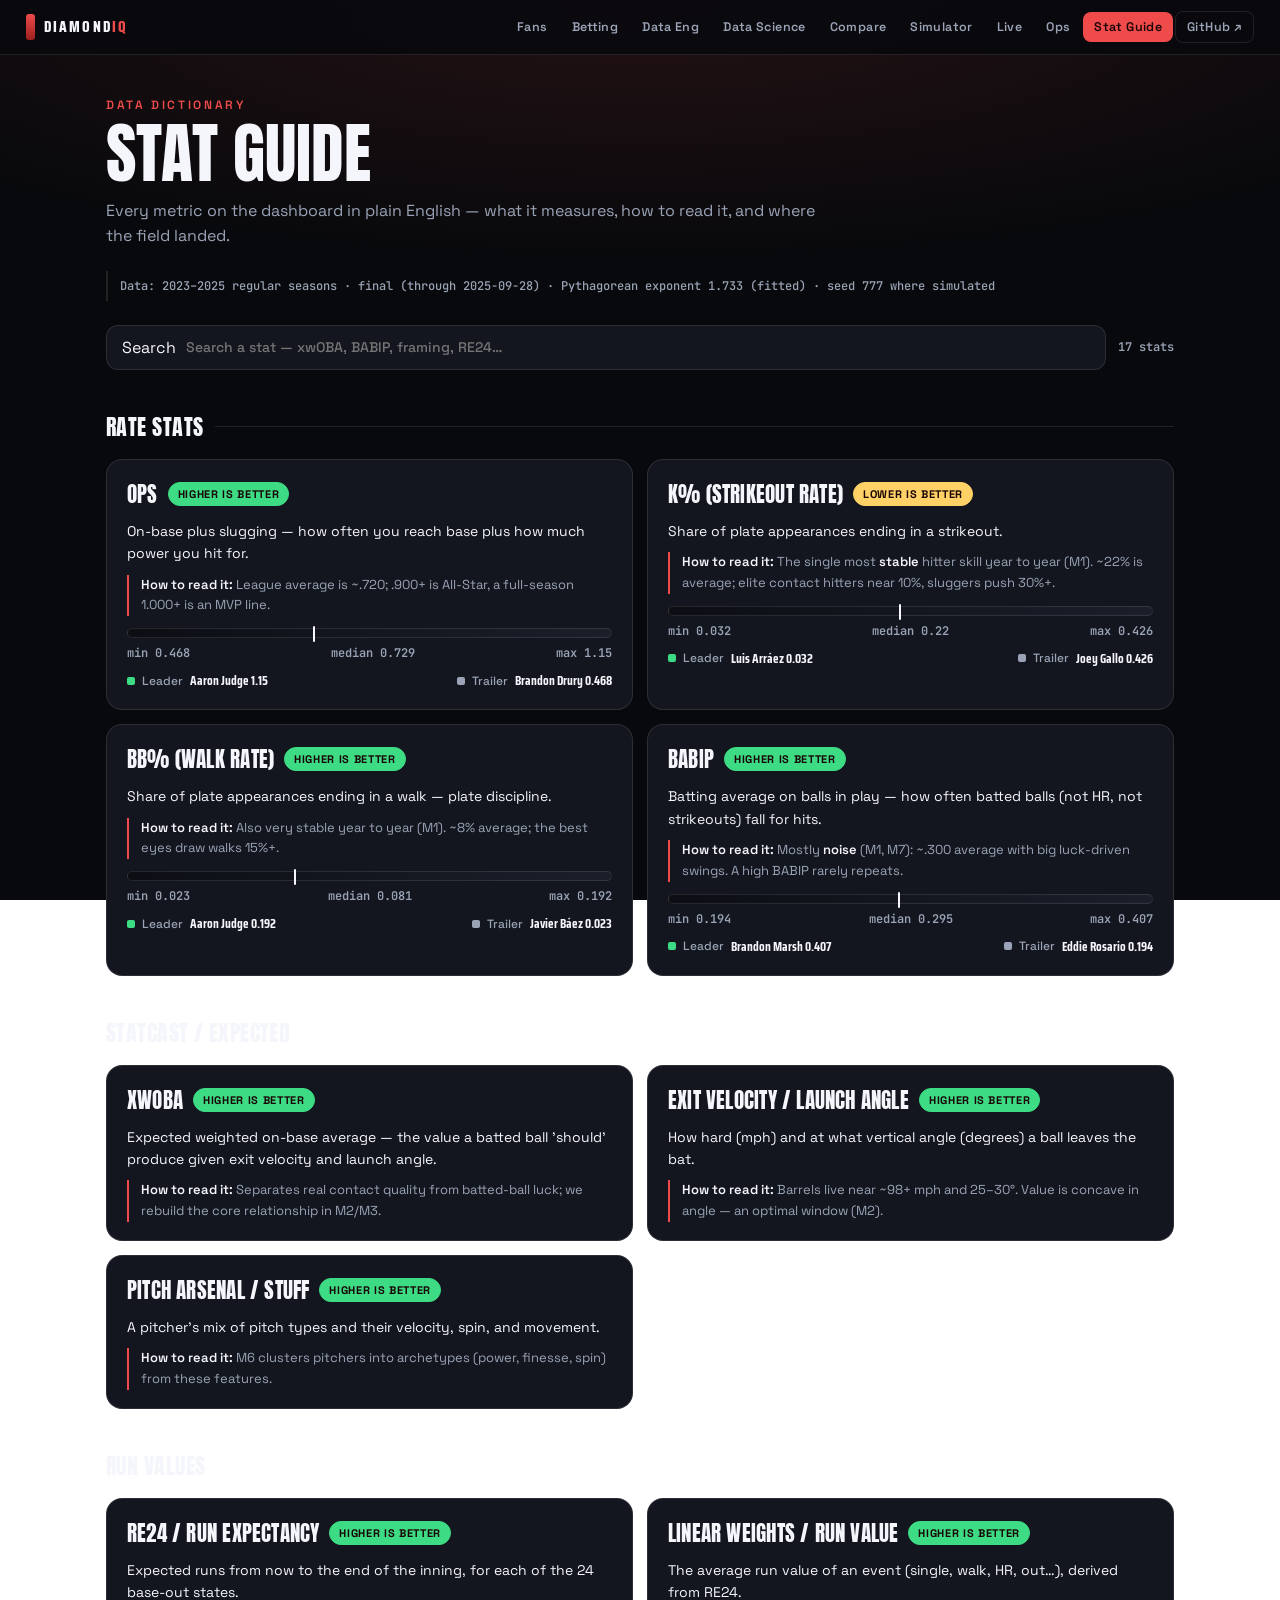
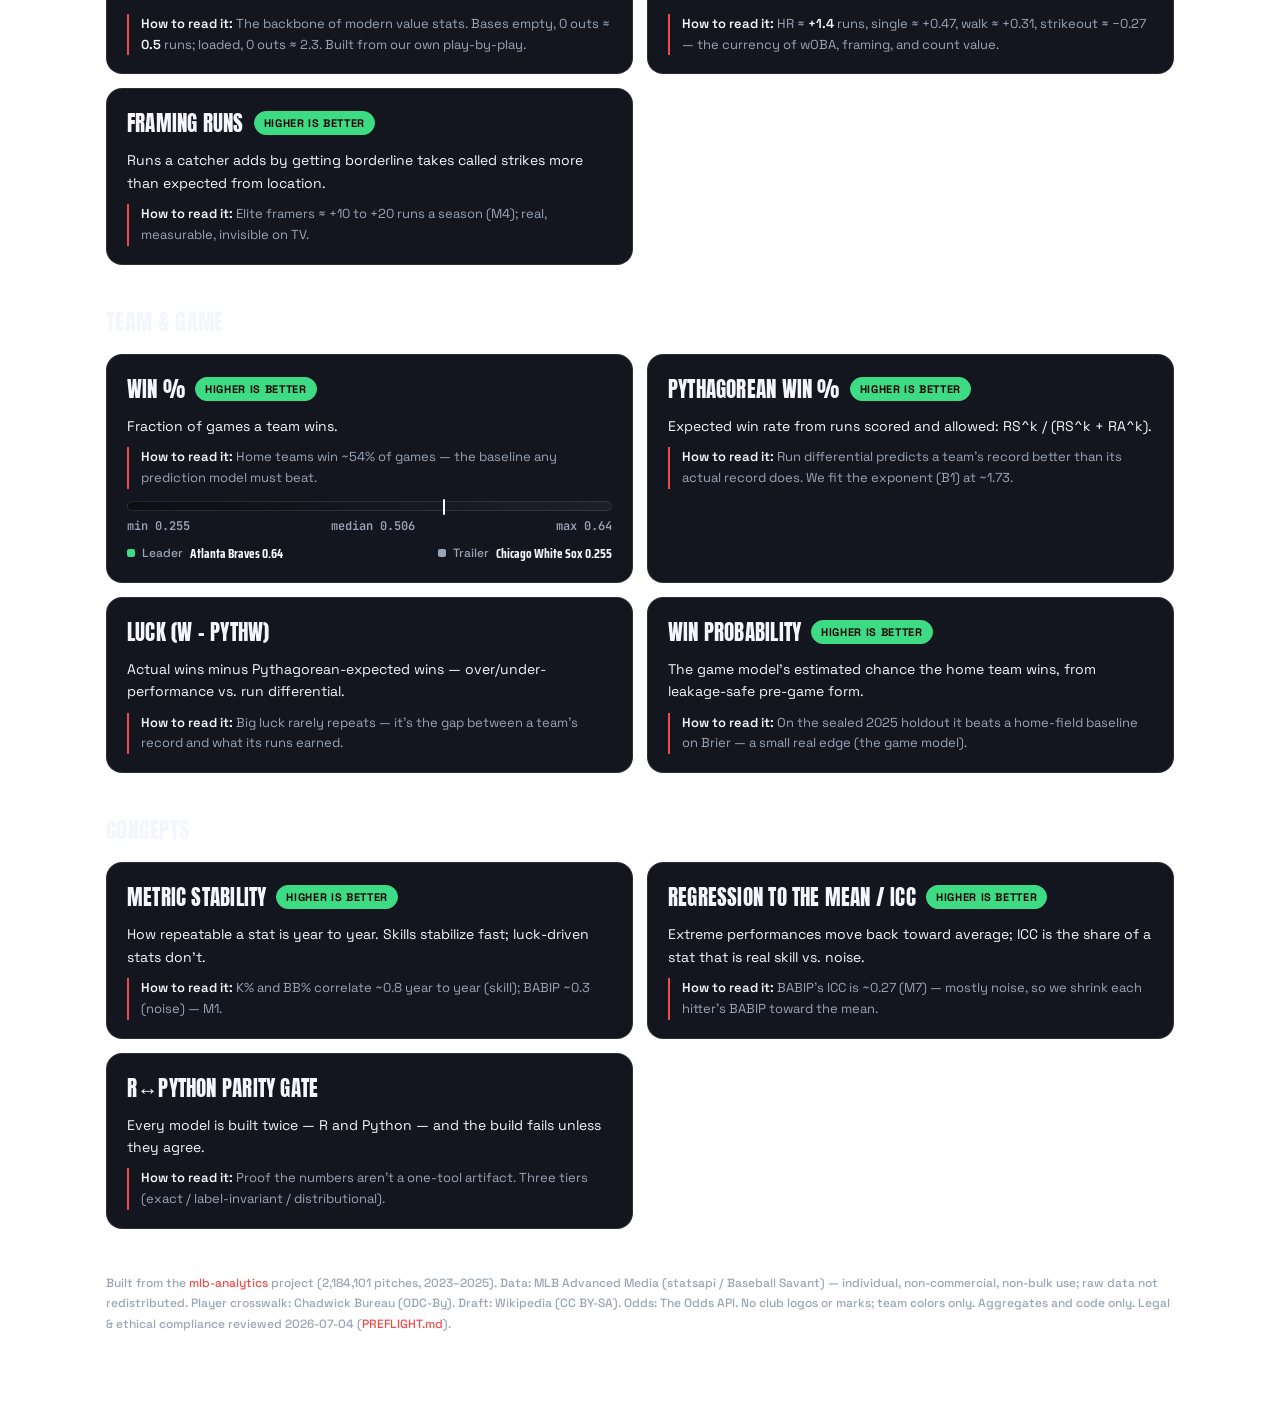
<file: docs/glossary.html>
<!doctype html><html lang="en"><head><meta charset="utf-8"><meta name="viewport" content="width=device-width, initial-scale=1"><title>DIAMONDIQ — Stat Guide</title><meta name="description" content="A plain-English data dictionary for every MLB metric on the DIAMONDIQ dashboard."><meta property="og:title" content="DIAMONDIQ — Stat Guide"><meta property="og:description" content="A plain-English data dictionary for every MLB metric on the DIAMONDIQ dashboard."><meta property="og:type" content="website"><meta name="twitter:card" content="summary"><link rel="preconnect" href="https://fonts.googleapis.com"><link rel="preconnect" href="https://fonts.gstatic.com" crossorigin><link href="https://fonts.googleapis.com/css2?family=Anton&family=Saira+Condensed:wght@600;700;800&family=Space+Grotesk:wght@400;500;600;700&family=JetBrains+Mono:wght@400;500;600;700&display=swap" rel="stylesheet"><link href="assets/site.css" rel="stylesheet"></head><body><div class="nav"><div class="in"><a class="brand" href="index.html"><span class="bar"></span><span class="txt">DIAMOND<span style="color:var(--a);">IQ</span></span></a><button class="hamb" aria-label="Menu" aria-expanded="false" onclick="this.setAttribute('aria-expanded',this.getAttribute('aria-expanded')==='true'?'false':'true');toggleNav(this)">Menu</button><div class="navlinks" id="navlinks"><a href="fan.html">Fans</a><a href="betting.html">Betting</a><a href="data-eng.html">Data Eng</a><a href="data-science.html">Data Science</a><a href="compare.html">Compare</a><a href="simulator.html">Simulator</a><a href="live.html">Live</a><a href="ops.html">Ops</a><a href="glossary.html" class="active">Stat Guide</a><a class="ext" href="https://github.com/Steve27M/mlb-analytics" target="_blank" rel="noopener">GitHub ↗</a></div></div></div><div class="wrap"><div class="hero"><div class="eyebrow">Data Dictionary</div><h1>Stat Guide</h1><p>Every metric on the dashboard in plain English — what it measures, how to read it, and where the field landed.</p></div><div class="prov">Data: 2023–2025 regular seasons · final (through 2025-09-28) · Pythagorean exponent 1.733 (fitted) · seed 777 where simulated</div><div class="toolbar"><label class="search" for="q"><span aria-hidden="true">Search</span><span class="vh">Search stats</span><input id="q" type="text" placeholder="Search a stat — xwOBA, BABIP, framing, RE24…" autocomplete="off"></label><span class="count" id="count" aria-live="polite"></span></div><div id="glossary"><div class="sec" data-group><h2>Rate stats</h2><span class="line"></span></div><div class="grid" data-group><div class="card gstat" id="ops" data-hay="ops on-base plus slugging — how often you reach base plus how much power you hit for. league average is ~.720; .900+ is all-star, a full-season 1.000+ is an mvp line."><div style="display:flex;gap:10px;align-items:center;flex-wrap:wrap;"><span class="name">OPS</span><span class="badge good">Higher is better</span></div><div class="def">On-base plus slugging — how often you reach base plus how much power you hit for.</div><div class="read"><b>How to read it:</b> League average is ~.720; .900+ is All-Star, a full-season 1.000+ is an MVP line.</div><div class="dist"><div class="track"><div class="med" style="left:38.3%"></div></div><div class="ends"><span>min 0.468</span><span>median 0.729</span><span>max 1.15</span></div><div class="ex"><span class="chip"><span class="dot" style="background:var(--good)"></span>Leader <b>Aaron Judge 1.15</b></span><span class="chip"><span class="dot" style="background:var(--sub)"></span>Trailer <b>Brandon Drury 0.468</b></span></div></div></div><div class="card gstat" id="k_pct" data-hay="k% (strikeout rate) share of plate appearances ending in a strikeout. the single most <b>stable</b> hitter skill year to year (<a href=data-science.html#m1>m1</a>). ~22% is average; elite contact hitters near 10%, sluggers push 30%+."><div style="display:flex;gap:10px;align-items:center;flex-wrap:wrap;"><span class="name">K% (strikeout rate)</span><span class="badge gold">Lower is better</span></div><div class="def">Share of plate appearances ending in a strikeout.</div><div class="read"><b>How to read it:</b> The single most <b>stable</b> hitter skill year to year (<a href="data-science.html#m1">M1</a>). ~22% is average; elite contact hitters near 10%, sluggers push 30%+.</div><div class="dist"><div class="track"><div class="med" style="left:47.7%"></div></div><div class="ends"><span>min 0.032</span><span>median 0.22</span><span>max 0.426</span></div><div class="ex"><span class="chip"><span class="dot" style="background:var(--good)"></span>Leader <b>Luis Arráez 0.032</b></span><span class="chip"><span class="dot" style="background:var(--sub)"></span>Trailer <b>Joey Gallo 0.426</b></span></div></div></div><div class="card gstat" id="bb_pct" data-hay="bb% (walk rate) share of plate appearances ending in a walk — plate discipline. also very stable year to year (<a href=data-science.html#m1>m1</a>). ~8% average; the best eyes draw walks 15%+."><div style="display:flex;gap:10px;align-items:center;flex-wrap:wrap;"><span class="name">BB% (walk rate)</span><span class="badge good">Higher is better</span></div><div class="def">Share of plate appearances ending in a walk — plate discipline.</div><div class="read"><b>How to read it:</b> Also very stable year to year (<a href="data-science.html#m1">M1</a>). ~8% average; the best eyes draw walks 15%+.</div><div class="dist"><div class="track"><div class="med" style="left:34.3%"></div></div><div class="ends"><span>min 0.023</span><span>median 0.081</span><span>max 0.192</span></div><div class="ex"><span class="chip"><span class="dot" style="background:var(--good)"></span>Leader <b>Aaron Judge 0.192</b></span><span class="chip"><span class="dot" style="background:var(--sub)"></span>Trailer <b>Javier Báez 0.023</b></span></div></div></div><div class="card gstat" id="babip" data-hay="babip batting average on balls in play — how often batted balls (not hr, not strikeouts) fall for hits. mostly <b>noise</b> (<a href=data-science.html#m1>m1</a>, <a href=data-science.html#m7>m7</a>): ~.300 average with big luck-driven swings. a high babip rarely repeats."><div style="display:flex;gap:10px;align-items:center;flex-wrap:wrap;"><span class="name">BABIP</span><span class="badge good">Higher is better</span></div><div class="def">Batting average on balls in play — how often batted balls (not HR, not strikeouts) fall for hits.</div><div class="read"><b>How to read it:</b> Mostly <b>noise</b> (<a href="data-science.html#m1">M1</a>, <a href="data-science.html#m7">M7</a>): ~.300 average with big luck-driven swings. A high BABIP rarely repeats.</div><div class="dist"><div class="track"><div class="med" style="left:47.4%"></div></div><div class="ends"><span>min 0.194</span><span>median 0.295</span><span>max 0.407</span></div><div class="ex"><span class="chip"><span class="dot" style="background:var(--good)"></span>Leader <b>Brandon Marsh 0.407</b></span><span class="chip"><span class="dot" style="background:var(--sub)"></span>Trailer <b>Eddie Rosario 0.194</b></span></div></div></div></div><div class="sec" data-group><h2>Statcast / expected</h2><span class="line"></span></div><div class="grid" data-group><div class="card gstat" id="xwoba" data-hay="xwoba expected weighted on-base average — the value a batted ball 'should' produce given exit velocity and launch angle. separates real contact quality from batted-ball luck; we rebuild the core relationship in <a href=data-science.html#m2>m2/m3</a>."><div style="display:flex;gap:10px;align-items:center;flex-wrap:wrap;"><span class="name">xwOBA</span><span class="badge good">Higher is better</span></div><div class="def">Expected weighted on-base average — the value a batted ball 'should' produce given exit velocity and launch angle.</div><div class="read"><b>How to read it:</b> Separates real contact quality from batted-ball luck; we rebuild the core relationship in <a href="data-science.html#m2">M2/M3</a>.</div></div><div class="card gstat" id="exitangle" data-hay="exit velocity / launch angle how hard (mph) and at what vertical angle (degrees) a ball leaves the bat. barrels live near ~98+ mph and 25–30°. value is concave in angle — an optimal window (<a href=data-science.html#m2>m2</a>)."><div style="display:flex;gap:10px;align-items:center;flex-wrap:wrap;"><span class="name">Exit velocity / launch angle</span><span class="badge good">Higher is better</span></div><div class="def">How hard (mph) and at what vertical angle (degrees) a ball leaves the bat.</div><div class="read"><b>How to read it:</b> Barrels live near ~98+ mph and 25–30°. Value is concave in angle — an optimal window (<a href="data-science.html#m2">M2</a>).</div></div><div class="card gstat" id="arsenal" data-hay="pitch arsenal / stuff a pitcher's mix of pitch types and their velocity, spin, and movement. <a href=data-science.html#m6>m6</a> clusters pitchers into archetypes (power, finesse, spin) from these features."><div style="display:flex;gap:10px;align-items:center;flex-wrap:wrap;"><span class="name">Pitch arsenal / stuff</span><span class="badge good">Higher is better</span></div><div class="def">A pitcher's mix of pitch types and their velocity, spin, and movement.</div><div class="read"><b>How to read it:</b> <a href="data-science.html#m6">M6</a> clusters pitchers into archetypes (power, finesse, spin) from these features.</div></div></div><div class="sec" data-group><h2>Run values</h2><span class="line"></span></div><div class="grid" data-group><div class="card gstat" id="re24" data-hay="re24 / run expectancy expected runs from now to the end of the inning, for each of the 24 base-out states. the backbone of modern value stats. bases empty, 0 outs ≈ <b>0.5</b> runs; loaded, 0 outs ≈ 2.3. built from our own play-by-play."><div style="display:flex;gap:10px;align-items:center;flex-wrap:wrap;"><span class="name">RE24 / run expectancy</span><span class="badge good">Higher is better</span></div><div class="def">Expected runs from now to the end of the inning, for each of the 24 base-out states.</div><div class="read"><b>How to read it:</b> The backbone of modern value stats. Bases empty, 0 outs ≈ <b>0.5</b> runs; loaded, 0 outs ≈ 2.3. Built from our own play-by-play.</div></div><div class="card gstat" id="linweights" data-hay="linear weights / run value the average run value of an event (single, walk, hr, out…), derived from re24. hr ≈ <b>+1.4</b> runs, single ≈ +0.47, walk ≈ +0.31, strikeout ≈ −0.27 — the currency of woba, framing, and count value."><div style="display:flex;gap:10px;align-items:center;flex-wrap:wrap;"><span class="name">Linear weights / run value</span><span class="badge good">Higher is better</span></div><div class="def">The average run value of an event (single, walk, HR, out…), derived from RE24.</div><div class="read"><b>How to read it:</b> HR ≈ <b>+1.4</b> runs, single ≈ +0.47, walk ≈ +0.31, strikeout ≈ −0.27 — the currency of wOBA, framing, and count value.</div></div><div class="card gstat" id="framing" data-hay="framing runs runs a catcher adds by getting borderline takes called strikes more than expected from location. elite framers ≈ +10 to +20 runs a season (<a href=data-science.html#m4>m4</a>); real, measurable, invisible on tv."><div style="display:flex;gap:10px;align-items:center;flex-wrap:wrap;"><span class="name">Framing runs</span><span class="badge good">Higher is better</span></div><div class="def">Runs a catcher adds by getting borderline takes called strikes more than expected from location.</div><div class="read"><b>How to read it:</b> Elite framers ≈ +10 to +20 runs a season (<a href="data-science.html#m4">M4</a>); real, measurable, invisible on TV.</div></div></div><div class="sec" data-group><h2>Team & game</h2><span class="line"></span></div><div class="grid" data-group><div class="card gstat" id="win_pct" data-hay="win % fraction of games a team wins. home teams win ~54% of games — the baseline any prediction model must beat."><div style="display:flex;gap:10px;align-items:center;flex-wrap:wrap;"><span class="name">Win %</span><span class="badge good">Higher is better</span></div><div class="def">Fraction of games a team wins.</div><div class="read"><b>How to read it:</b> Home teams win ~54% of games — the baseline any prediction model must beat.</div><div class="dist"><div class="track"><div class="med" style="left:65.2%"></div></div><div class="ends"><span>min 0.255</span><span>median 0.506</span><span>max 0.64</span></div><div class="ex"><span class="chip"><span class="dot" style="background:var(--good)"></span>Leader <b>Atlanta Braves 0.64</b></span><span class="chip"><span class="dot" style="background:var(--sub)"></span>Trailer <b>Chicago White Sox 0.255</b></span></div></div></div><div class="card gstat" id="pythag" data-hay="pythagorean win % expected win rate from runs scored and allowed: rs^k / (rs^k + ra^k). run differential predicts a team's record better than its actual record does. we fit the exponent (<a href=data-science.html#b1>b1</a>) at ~1.73."><div style="display:flex;gap:10px;align-items:center;flex-wrap:wrap;"><span class="name">Pythagorean win %</span><span class="badge good">Higher is better</span></div><div class="def">Expected win rate from runs scored and allowed: RS^k / (RS^k + RA^k).</div><div class="read"><b>How to read it:</b> Run differential predicts a team's record better than its actual record does. We fit the exponent (<a href="data-science.html#b1">B1</a>) at ~1.73.</div></div><div class="card gstat" id="luck" data-hay="luck (w − pythw) actual wins minus pythagorean-expected wins — over/under-performance vs. run differential. big luck rarely repeats — it's the gap between a team's record and what its runs earned."><div style="display:flex;gap:10px;align-items:center;flex-wrap:wrap;"><span class="name">Luck (W − pythW)</span></div><div class="def">Actual wins minus Pythagorean-expected wins — over/under-performance vs. run differential.</div><div class="read"><b>How to read it:</b> Big luck rarely repeats — it's the gap between a team's record and what its runs earned.</div></div><div class="card gstat" id="winprob" data-hay="win probability the game model's estimated chance the home team wins, from leakage-safe pre-game form. on the sealed 2025 holdout it beats a home-field baseline on brier — a small real edge (<a href=data-science.html#game>the game model</a>)."><div style="display:flex;gap:10px;align-items:center;flex-wrap:wrap;"><span class="name">Win probability</span><span class="badge good">Higher is better</span></div><div class="def">The game model's estimated chance the home team wins, from leakage-safe pre-game form.</div><div class="read"><b>How to read it:</b> On the sealed 2025 holdout it beats a home-field baseline on Brier — a small real edge (<a href="data-science.html#game">the game model</a>).</div></div></div><div class="sec" data-group><h2>Concepts</h2><span class="line"></span></div><div class="grid" data-group><div class="card gstat" id="stability" data-hay="metric stability how repeatable a stat is year to year. skills stabilize fast; luck-driven stats don't. k% and bb% correlate ~0.8 year to year (skill); babip ~0.3 (noise) — <a href=data-science.html#m1>m1</a>."><div style="display:flex;gap:10px;align-items:center;flex-wrap:wrap;"><span class="name">Metric stability</span><span class="badge good">Higher is better</span></div><div class="def">How repeatable a stat is year to year. Skills stabilize fast; luck-driven stats don't.</div><div class="read"><b>How to read it:</b> K% and BB% correlate ~0.8 year to year (skill); BABIP ~0.3 (noise) — <a href="data-science.html#m1">M1</a>.</div></div><div class="card gstat" id="shrinkage" data-hay="regression to the mean / icc extreme performances move back toward average; icc is the share of a stat that is real skill vs. noise. babip's icc is ~0.27 (<a href=data-science.html#m7>m7</a>) — mostly noise, so we shrink each hitter's babip toward the mean."><div style="display:flex;gap:10px;align-items:center;flex-wrap:wrap;"><span class="name">Regression to the mean / ICC</span><span class="badge good">Higher is better</span></div><div class="def">Extreme performances move back toward average; ICC is the share of a stat that is real skill vs. noise.</div><div class="read"><b>How to read it:</b> BABIP's ICC is ~0.27 (<a href="data-science.html#m7">M7</a>) — mostly noise, so we shrink each hitter's BABIP toward the mean.</div></div><div class="card gstat" id="parity" data-hay="r↔python parity gate every model is built twice — r and python — and the build fails unless they agree. proof the numbers aren't a one-tool artifact. three tiers (<a href=data-eng.html#parity>exact / label-invariant / distributional</a>)."><div style="display:flex;gap:10px;align-items:center;flex-wrap:wrap;"><span class="name">R↔Python parity gate</span></div><div class="def">Every model is built twice — R and Python — and the build fails unless they agree.</div><div class="read"><b>How to read it:</b> Proof the numbers aren't a one-tool artifact. Three tiers (<a href="data-eng.html#parity">exact / label-invariant / distributional</a>).</div></div></div></div><footer>Built from the <a href="https://github.com/Steve27M/mlb-analytics">mlb-analytics</a> project (2,184,101 pitches, 2023–2025). Data: MLB Advanced Media (statsapi / Baseball Savant) — individual, non-commercial, non-bulk use; raw data not redistributed. Player crosswalk: Chadwick Bureau (ODC-By). Draft: Wikipedia (CC BY-SA). Odds: The Odds API. No club logos or marks; team colors only. Aggregates and code only. Legal &amp; ethical compliance reviewed 2026-07-04 (<a href="https://github.com/Steve27M/mlb-analytics/blob/main/PREFLIGHT.md">PREFLIGHT.md</a>).</footer><script src="assets/teams.js"></script><script src="assets/util.js"></script><script>
(function(){const q=document.getElementById('q'),count=document.getElementById('count');
 const cards=[...document.querySelectorAll('.gstat')];
 function run(f){f=(f||'').trim().toLowerCase();let shown=0;
   cards.forEach(c=>{const ok=!f||c.dataset.hay.includes(f);c.style.display=ok?'':'none';if(ok)shown++;});
   document.querySelectorAll('[data-group]').forEach(g=>{});
   count.textContent=f?shown+' of '+cards.length+' stats':cards.length+' stats';}
 q.addEventListener('input',e=>run(e.target.value));run('');
 if(location.hash){const el=document.querySelector(location.hash);if(el)el.scrollIntoView();}})();
</script>
</div></body></html>
</file>
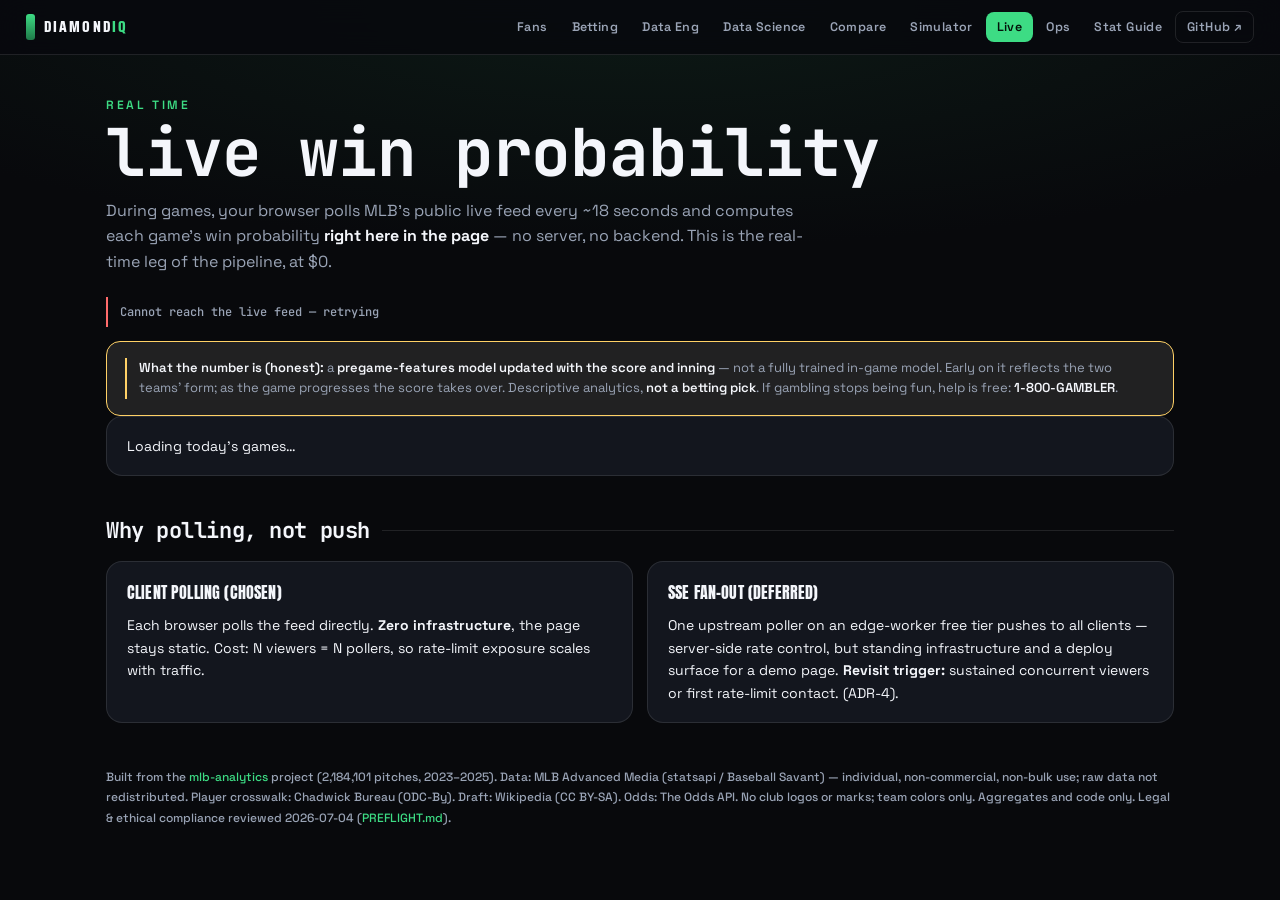
<file: docs/live.html>
<!doctype html><html lang="en"><head><meta charset="utf-8"><meta name="viewport" content="width=device-width, initial-scale=1"><title>DIAMONDIQ — Live Win Probability</title><meta name="description" content="Real-time game-day win probability: the browser polls MLB's public live feed and computes each game's win probability client-side. No backend."><meta property="og:title" content="DIAMONDIQ — Live Win Probability"><meta property="og:description" content="Real-time game-day win probability: the browser polls MLB's public live feed and computes each game's win probability client-side. No backend."><meta property="og:type" content="website"><meta name="twitter:card" content="summary"><link rel="preconnect" href="https://fonts.googleapis.com"><link rel="preconnect" href="https://fonts.gstatic.com" crossorigin><link href="https://fonts.googleapis.com/css2?family=Anton&family=Saira+Condensed:wght@600;700;800&family=Space+Grotesk:wght@400;500;600;700&family=JetBrains+Mono:wght@400;500;600;700&display=swap" rel="stylesheet"><link href="assets/site.css" rel="stylesheet"></head><body class="t-eng"><div class="nav"><div class="in"><a class="brand" href="index.html"><span class="bar"></span><span class="txt">DIAMOND<span style="color:var(--a);">IQ</span></span></a><button class="hamb" aria-label="Menu" aria-expanded="false" onclick="this.setAttribute('aria-expanded',this.getAttribute('aria-expanded')==='true'?'false':'true');toggleNav(this)">Menu</button><div class="navlinks" id="navlinks"><a href="fan.html">Fans</a><a href="betting.html">Betting</a><a href="data-eng.html">Data Eng</a><a href="data-science.html">Data Science</a><a href="compare.html">Compare</a><a href="simulator.html">Simulator</a><a href="live.html" class="active">Live</a><a href="ops.html">Ops</a><a href="glossary.html">Stat Guide</a><a class="ext" href="https://github.com/Steve27M/mlb-analytics" target="_blank" rel="noopener">GitHub ↗</a></div></div></div><div class="wrap"><div class="hero"><div class="eyebrow">Real time</div><h1>live win probability</h1><p>During games, your browser polls MLB's public live feed every ~18 seconds and computes each game's win probability <b>right here in the page</b> — no server, no backend. This is the real-time leg of the pipeline, at $0.</p></div><div class="prov" id="livestat">Connecting to the live feed…</div><div class="card callout" style="margin-top:14px"><div class="read"><b>What the number is (honest):</b> a <b>pregame-features model updated with the score and inning</b> — not a fully trained in-game model. Early on it reflects the two teams' form; as the game progresses the score takes over. Descriptive analytics, <b>not a betting pick</b>. If gambling stops being fun, help is free: <b>1-800-GAMBLER</b>.</div></div><div id="live"><div class="card"><div class="def">Loading today's games… <noscript>This live page needs JavaScript to poll the feed. See the <a href="simulator.html">season simulator</a> for the static projection.</noscript></div></div></div><div class="sec"><h2>Why polling, not push</h2><span class="line"></span></div><div class="grid"><div class="card"><div class="name" style="font-size:16px">Client polling (chosen)</div><div class="def">Each browser polls the feed directly. <b>Zero infrastructure</b>, the page stays static. Cost: N viewers = N pollers, so rate-limit exposure scales with traffic.</div></div><div class="card"><div class="name" style="font-size:16px">SSE fan-out (deferred)</div><div class="def">One upstream poller on an edge-worker free tier pushes to all clients — server-side rate control, but standing infrastructure and a deploy surface for a demo page. <b>Revisit trigger:</b> sustained concurrent viewers or first rate-limit contact. (<a href="https://github.com/Steve27M/mlb-analytics/blob/main/ARCHITECTURE.md">ADR-4</a>).</div></div></div><footer>Built from the <a href="https://github.com/Steve27M/mlb-analytics">mlb-analytics</a> project (2,184,101 pitches, 2023–2025). Data: MLB Advanced Media (statsapi / Baseball Savant) — individual, non-commercial, non-bulk use; raw data not redistributed. Player crosswalk: Chadwick Bureau (ODC-By). Draft: Wikipedia (CC BY-SA). Odds: The Odds API. No club logos or marks; team colors only. Aggregates and code only. Legal &amp; ethical compliance reviewed 2026-07-04 (<a href="https://github.com/Steve27M/mlb-analytics/blob/main/PREFLIGHT.md">PREFLIGHT.md</a>).</footer><script src="assets/teams.js"></script><script src="assets/util.js"></script><script>const MODEL={"coefs": {"const": 0.10439, "off": 0.08139, "def": -0.01457, "win": 0.22568}, "teams": {"116": {"abbr": "DET", "off": 1.38236, "def": -1.69999, "win_pct": 0.9}, "142": {"abbr": "MIN", "off": 0.66472, "def": -0.88486, "win_pct": 0.6}, "146": {"abbr": "MIA", "off": 2.1143, "def": 0.04959, "win_pct": 0.7}, "113": {"abbr": "CIN", "off": -0.58402, "def": -1.03528, "win_pct": 0.4}, "138": {"abbr": "STL", "off": 1.21514, "def": -0.23528, "win_pct": 0.5}, "133": {"abbr": "ATH", "off": -1.1336, "def": 3.3143, "win_pct": 0.1}, "137": {"abbr": "SF", "off": 0.36556, "def": 2.01514, "win_pct": 0.4}, "158": {"abbr": "MIL", "off": 0.13194, "def": -0.25041, "win_pct": 0.6}, "114": {"abbr": "CLE", "off": -0.43528, "def": -0.60167, "win_pct": 0.5}, "115": {"abbr": "COL", "off": 1.9832, "def": 0.24959, "win_pct": 0.6}, "135": {"abbr": "SD", "off": -0.68402, "def": 2.01514, "win_pct": 0.3}, "143": {"abbr": "PHI", "off": -0.48486, "def": 1.31598, "win_pct": 0.5}, "109": {"abbr": "ARI", "off": -0.05125, "def": -0.7168, "win_pct": 0.5}, "147": {"abbr": "NYY", "off": -0.55125, "def": 0.63278, "win_pct": 0.4}, "121": {"abbr": "NYM", "off": 0.89917, "def": 2.01514, "win_pct": 0.5}, "141": {"abbr": "TOR", "off": -0.43528, "def": -0.58402, "win_pct": 0.6}, "119": {"abbr": "LAD", "off": 0.24959, "def": 0.13278, "win_pct": 0.6}, "140": {"abbr": "TEX", "off": 0.76556, "def": 0.66472, "win_pct": 0.6}, "117": {"abbr": "HOU", "off": 0.21598, "def": 1.36472, "win_pct": 0.4}, "145": {"abbr": "CWS", "off": -0.00167, "def": -0.53528, "win_pct": 0.4}, "108": {"abbr": "LAA", "off": -0.48486, "def": 1.01514, "win_pct": 0.2}, "139": {"abbr": "TB", "off": -0.23528, "def": -0.53444, "win_pct": 0.6}, "111": {"abbr": "BOS", "off": 0.51346, "def": -1.03444, "win_pct": 0.8}, "120": {"abbr": "WSH", "off": 1.96556, "def": 0.86472, "win_pct": 0.5}, "136": {"abbr": "SEA", "off": -0.39999, "def": -1.33444, "win_pct": 0.5}, "112": {"abbr": "CHC", "off": 1.46556, "def": 1.01514, "win_pct": 0.6}, "144": {"abbr": "ATL", "off": 1.11514, "def": 0.99917, "win_pct": 0.5}, "110": {"abbr": "BAL", "off": -0.23444, "def": 0.16472, "win_pct": 0.5}, "118": {"abbr": "KC", "off": 0.91598, "def": 1.26472, "win_pct": 0.3}, "134": {"abbr": "PIT", "off": 1.21514, "def": 1.36556, "win_pct": 0.5}}};
(function(){
 const SCHED="https://statsapi.mlb.com/api/v1/schedule?sportId=1";
 const FEED=pk=>"https://statsapi.mlb.com/api/v1.1/game/"+pk+"/feed/live";
 const POLL=18000, el=document.getElementById('live'), stat=document.getElementById('livestat');
 let backoff=0,lastOk=null; const etags={};
 const sig=x=>1/(1+Math.exp(-x));
 const t2=d=>d.toTimeString().slice(0,5);
 function wp(hId,aId,hR,aR,inn,half,outs){
   const h=MODEL.teams[hId],a=MODEL.teams[aId],C=MODEL.coefs; if(!h||!a) return null;
   const pre=C.const+C.off*(h.off-a.off)+C.def*(h.def-a.def)+C.win*(h.win_pct-a.win_pct);
   const om=((inn-1)*2+((half==='Bottom'||half==='B')?1:0))*3+(outs||0);
   const g=Math.max(0,Math.min(1,om/48)), lead=hR-aR;
   return sig(pre*(1-g)+lead*(0.35+1.6*g));
 }
 async function getJSON(url){ const o={headers:{}}; if(etags[url])o.headers['If-None-Match']=etags[url];
   const r=await fetch(url,o); if(r.status===304)return null; if(!r.ok)throw new Error('HTTP '+r.status);
   const et=r.headers.get('ETag'); if(et)etags[url]=et; return r.json(); }
 function bar(p,col){ return `<div class="obar"><div class="ofill" style="width:${(p*100).toFixed(0)}%;background:${col}"></div><span class="oval">${(p*100).toFixed(0)}%</span></div>`; }
 function tm(id){ const m=MODEL.teams[id]; return m?m.abbr:'?'; }
 // re-derive state from the FULL feed each poll (never diff) so corrected/challenged calls self-heal
 function renderGame(g,feed){
   const hId=g.teams.home.team.id,aId=g.teams.away.team.id;
   const ls=feed&&feed.liveData&&feed.liveData.linescore||{};
   const hR=(ls.teams&&ls.teams.home&&ls.teams.home.runs)||0, aR=(ls.teams&&ls.teams.away&&ls.teams.away.runs)||0;
   const inn=ls.currentInning||1, half=ls.inningState||'Top', outs=ls.outs||0;
   const p=wp(hId,aId,hR,aR,inn,half,outs);
   const state = feed?`${half} ${inn}, ${outs} out${outs===1?'':'s'}`:'live';
   const line = p===null?'<span style="color:var(--sub)">team form unavailable</span>':bar(p,'var(--a)');
   return `<div class="card"><div class="kv"><span><b>${tm(aId)}</b> ${aR} &nbsp;@&nbsp; <b>${tm(hId)}</b> ${hR}</span><span class="mono" style="color:var(--sub)">${state}</span></div>
     <div style="margin-top:6px">${line}</div>
     <div class="read" style="font-size:12px">${tm(hId)} (home) win probability</div></div>`;
 }
 function off(nGames,next){
   const msg=nGames? 'No games are live right now.' : 'No games scheduled today.';
   const nx=next?` Next first pitch: ${next.toLocaleString()}.`:'';
   return `<div class="card"><div class="name" style="font-size:17px">All quiet</div><div class="def">${msg}${nx} This page wakes up when games go live.</div></div>`;
 }
 async function tick(){
   try{
     const today=new Date().toISOString().slice(0,10);
     const sc=await getJSON(SCHED+"&date="+today);
     if(sc){ const games=(sc.dates&&sc.dates[0]&&sc.dates[0].games)||[];
       const live=games.filter(g=>g.status.abstractGameState==='Live');
       if(!live.length){ const nx=games.find(g=>g.status.abstractGameState==='Preview'); el.innerHTML=off(games.length,nx?new Date(nx.gameDate):null); }
       else { const out=[]; for(const g of live){ let f=null; try{f=await getJSON(FEED(g.gamePk));}catch(e){} out.push(renderGame(g,f)); } el.innerHTML=`<div class="grid">${out.join('')}</div>`; }
     }
     lastOk=new Date(); backoff=0; stat.textContent='Live · updated '+t2(lastOk); stat.style.borderLeftColor='var(--good)';
   }catch(e){ backoff=Math.min(backoff*2||POLL,120000);
     stat.textContent=lastOk?('Feed stale since '+t2(lastOk)+' — retrying'):'Cannot reach the live feed — retrying'; stat.style.borderLeftColor='var(--bad)'; }
   setTimeout(tick, backoff||POLL);
 }
 tick();
})();
</script>
</div></body></html>
</file>
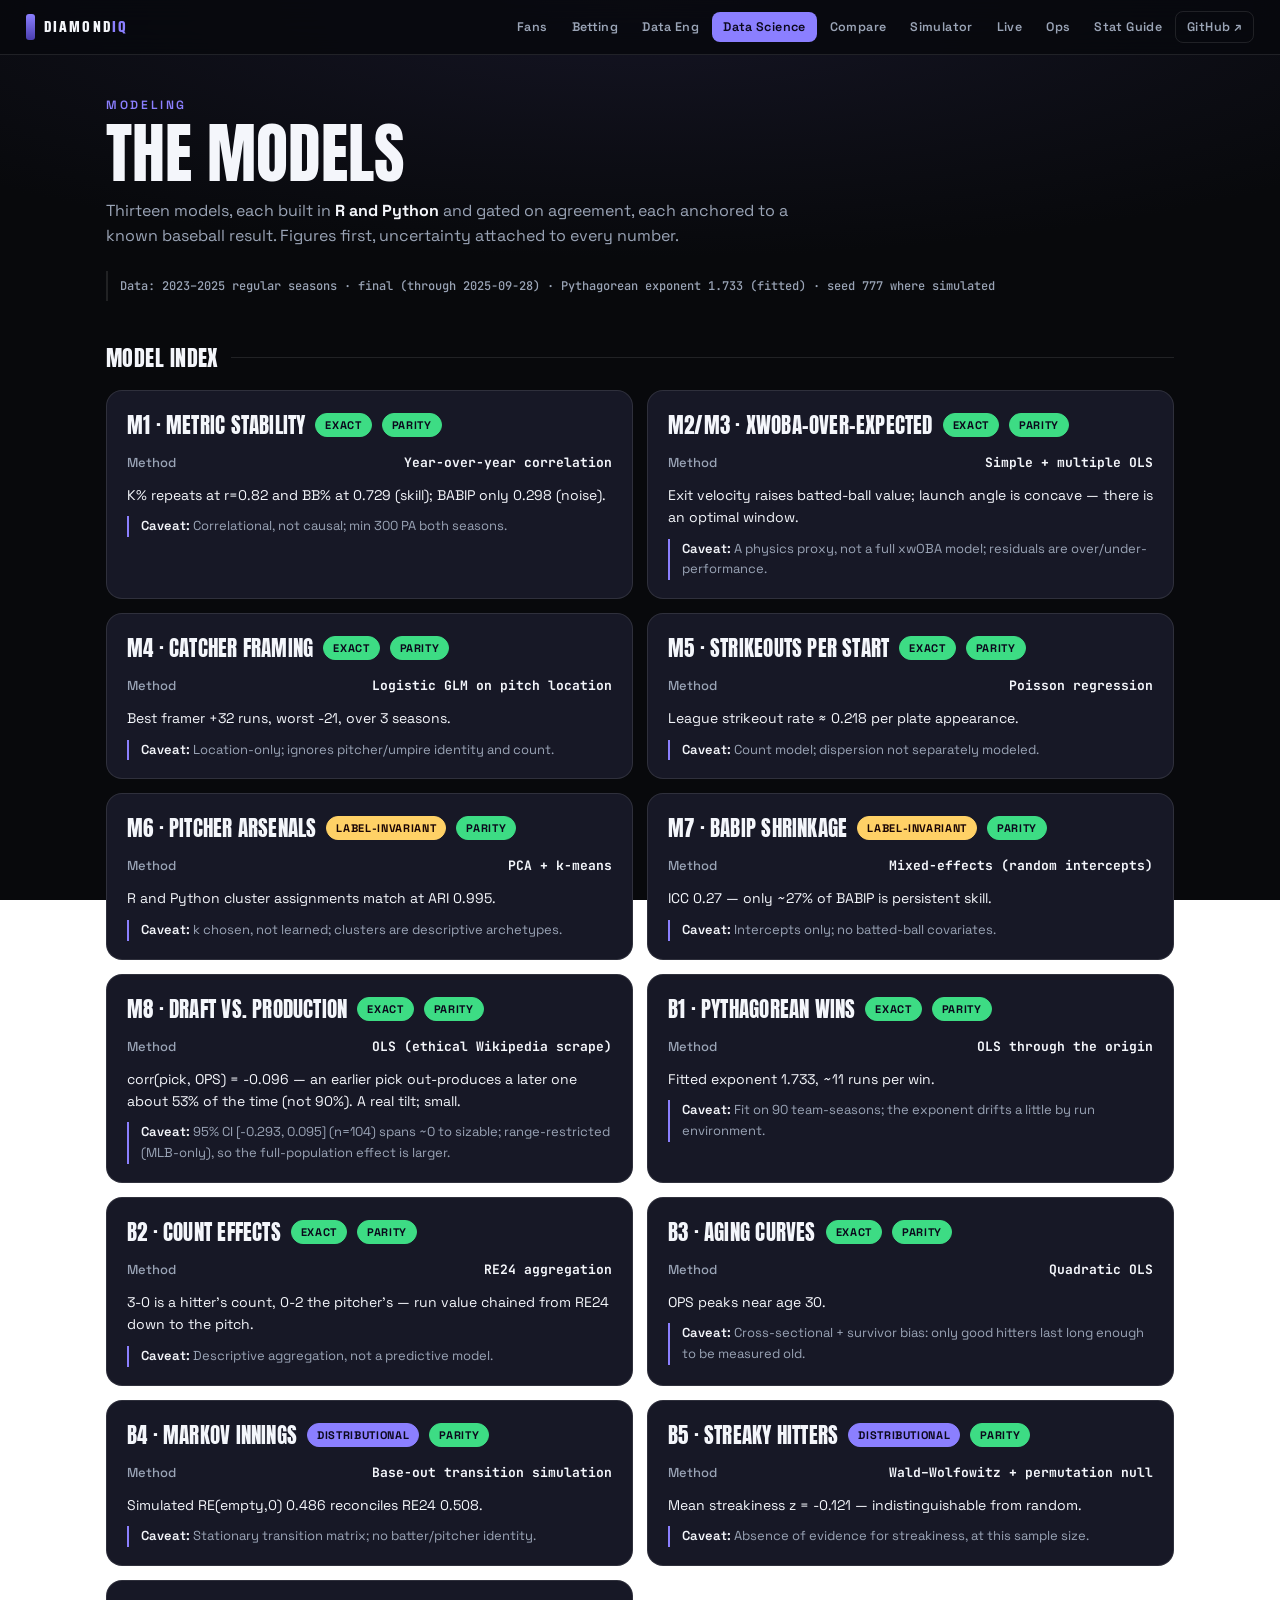
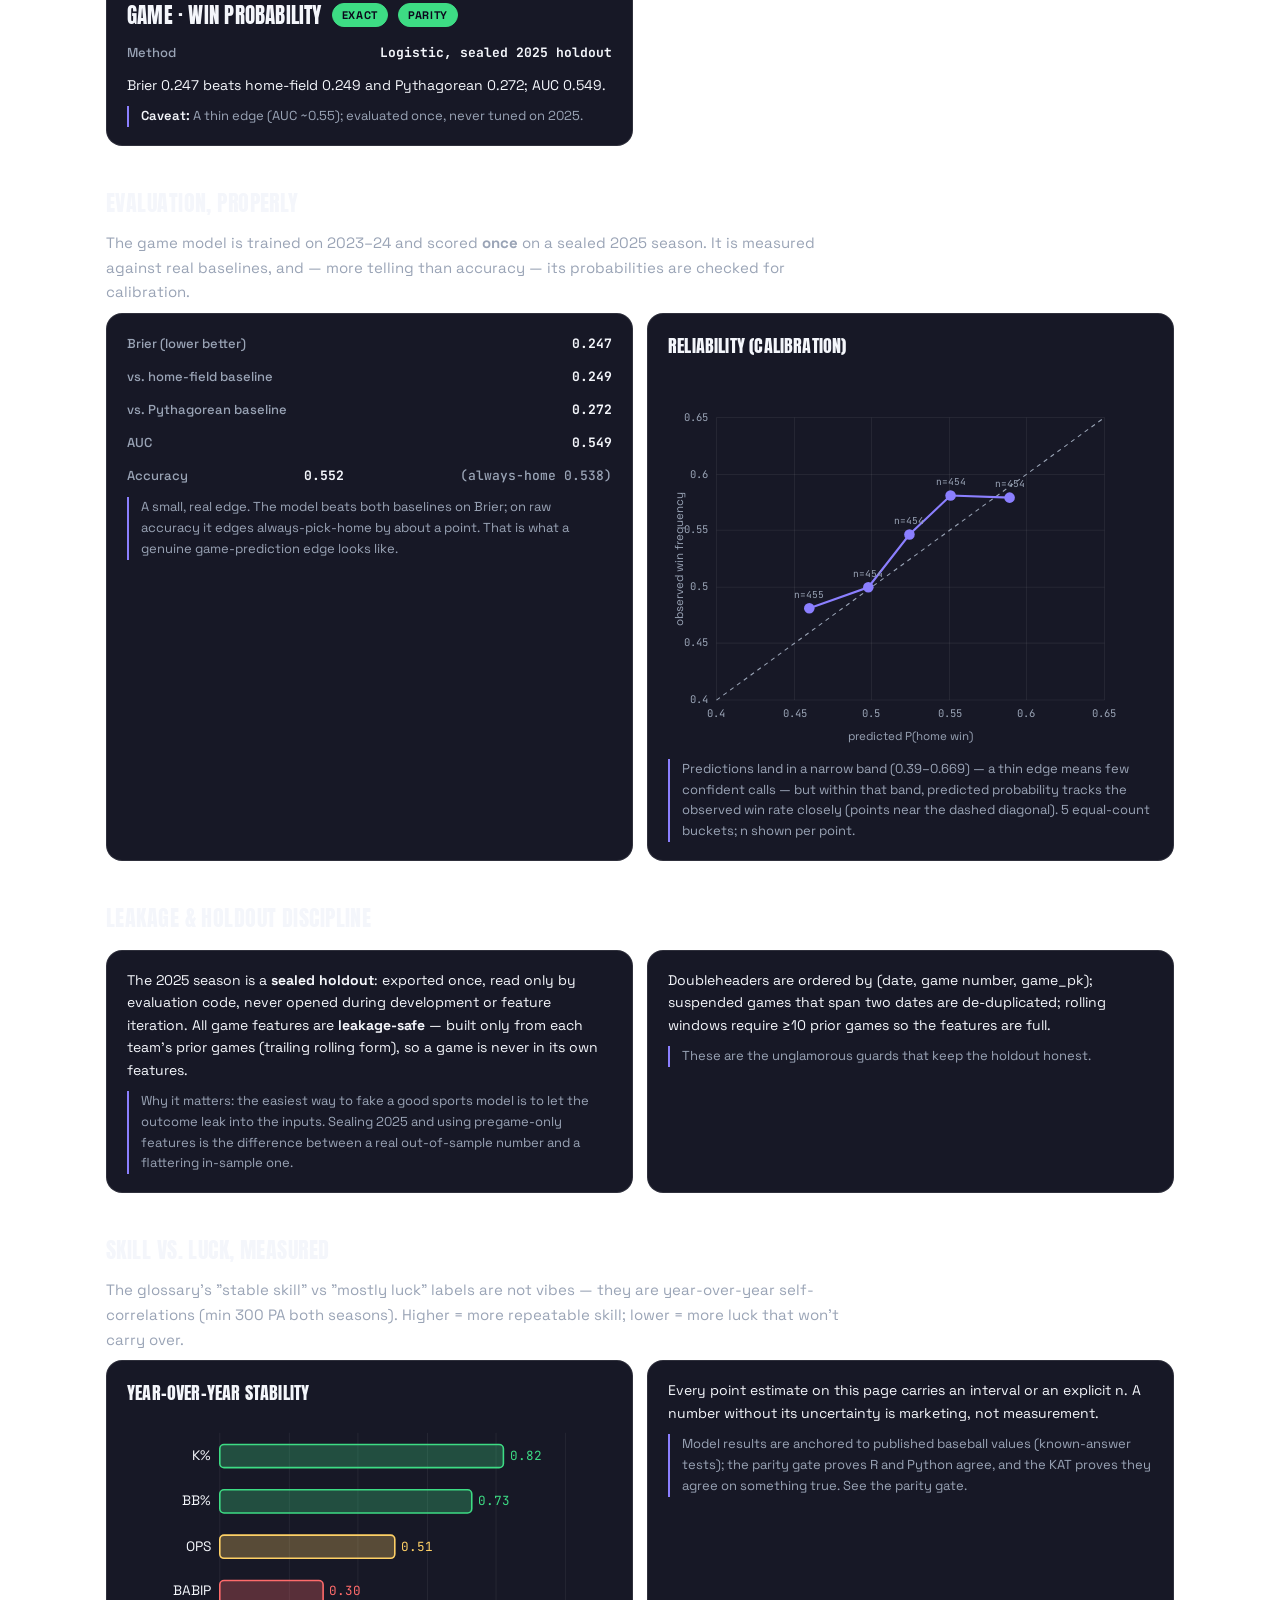
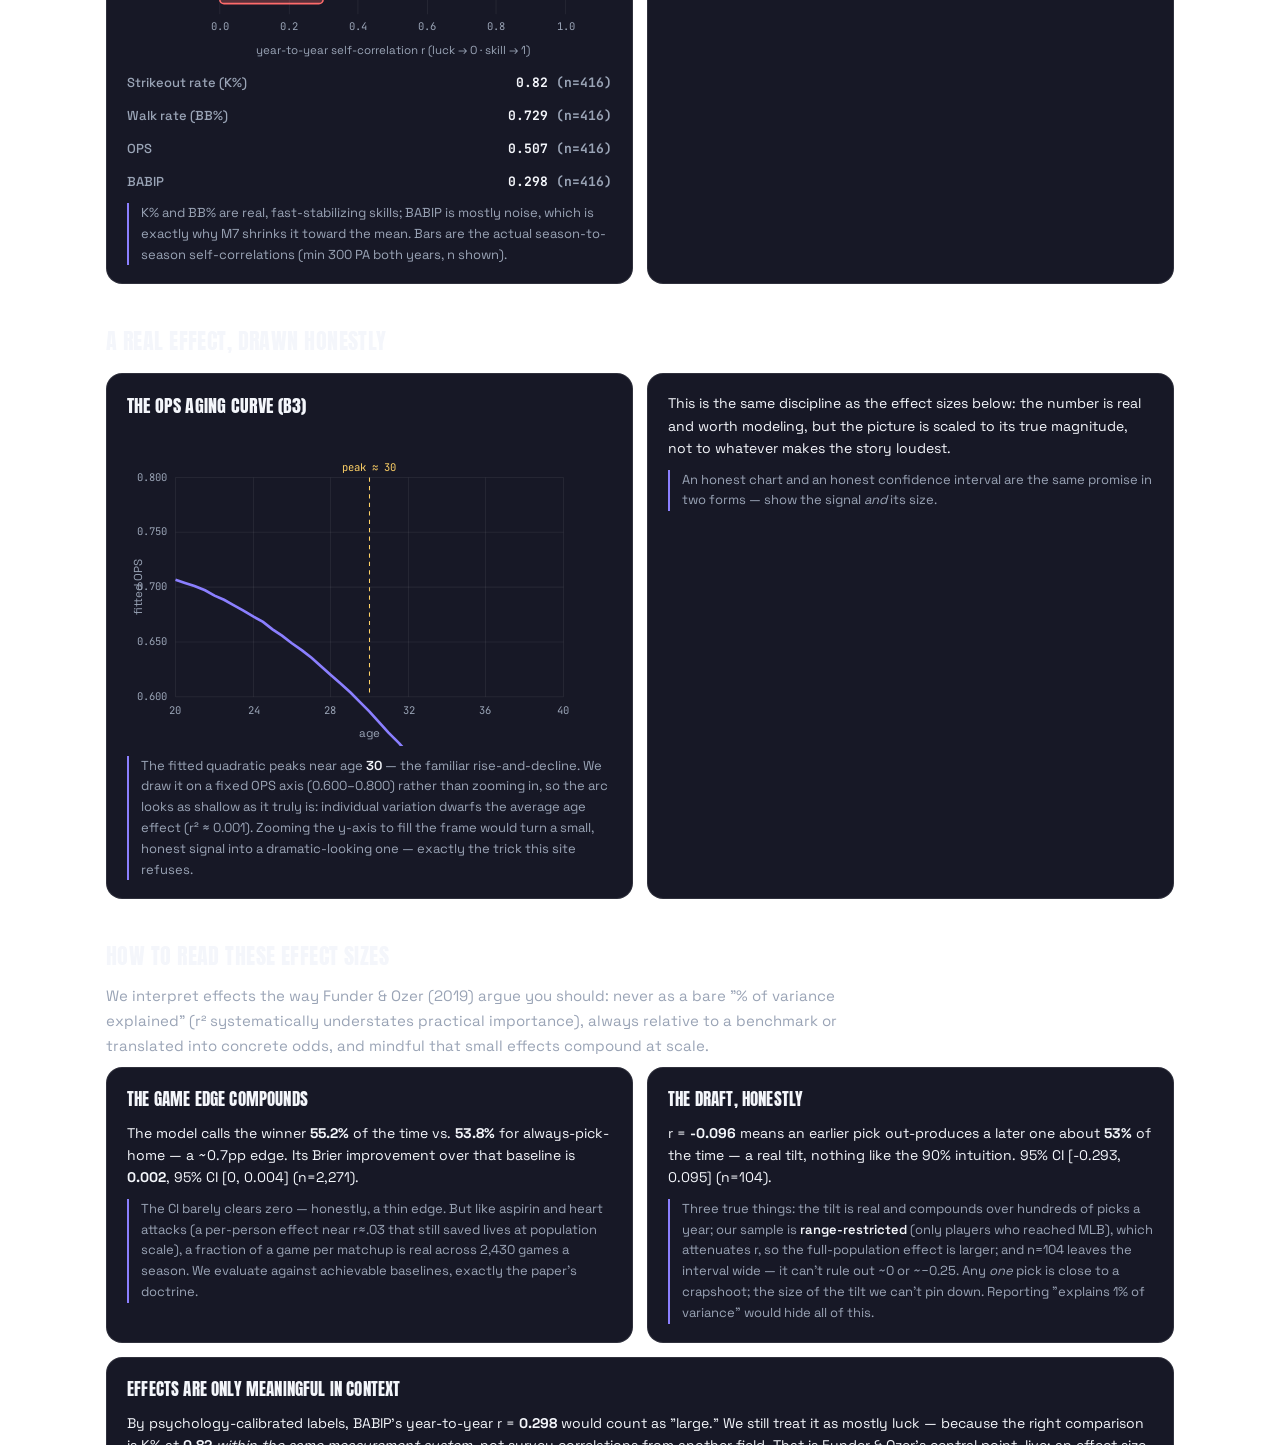
<file: docs/models.html>
<!doctype html><html lang="en"><head><meta charset="utf-8"><meta http-equiv="refresh" content="0; url=data-science.html"><title>Moved → Data Science</title><link rel="canonical" href="data-science.html"></head><body>The Models page moved to <a href="data-science.html">Data Science</a>.</body></html>
</file>
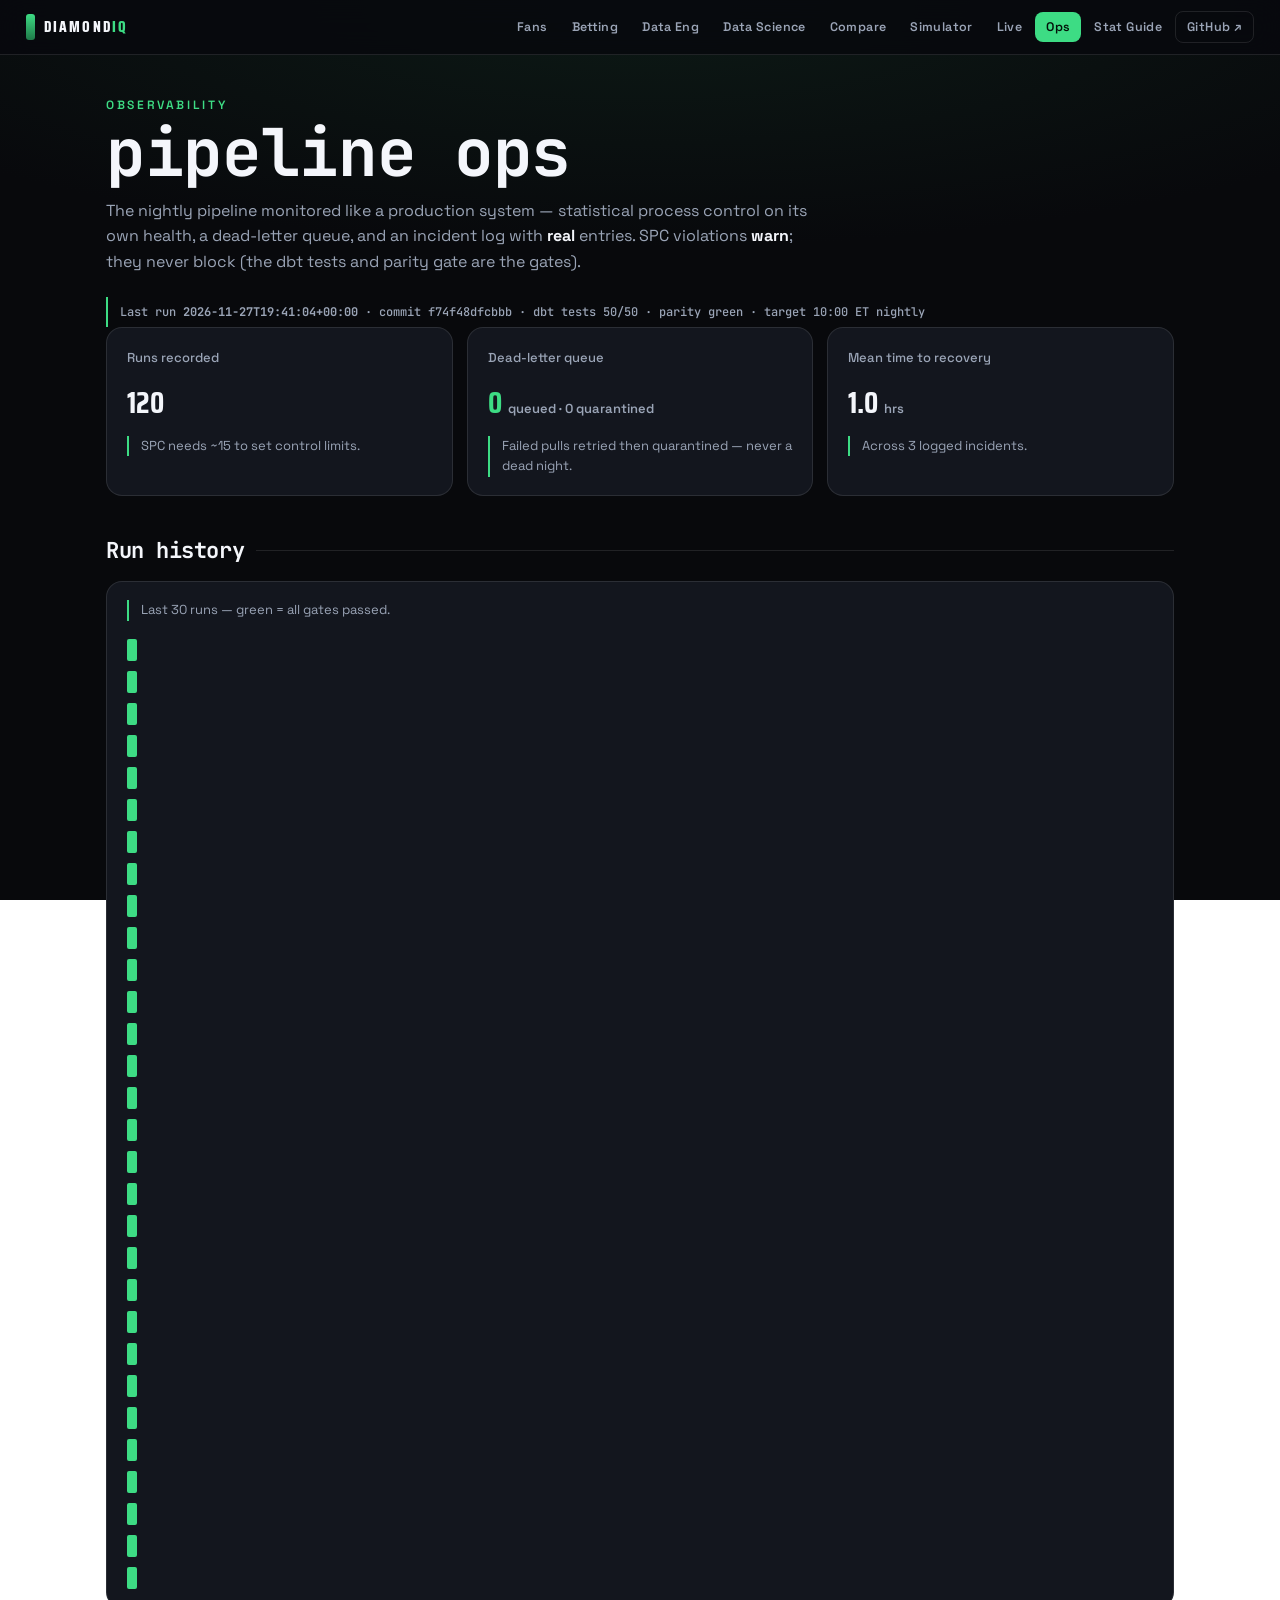
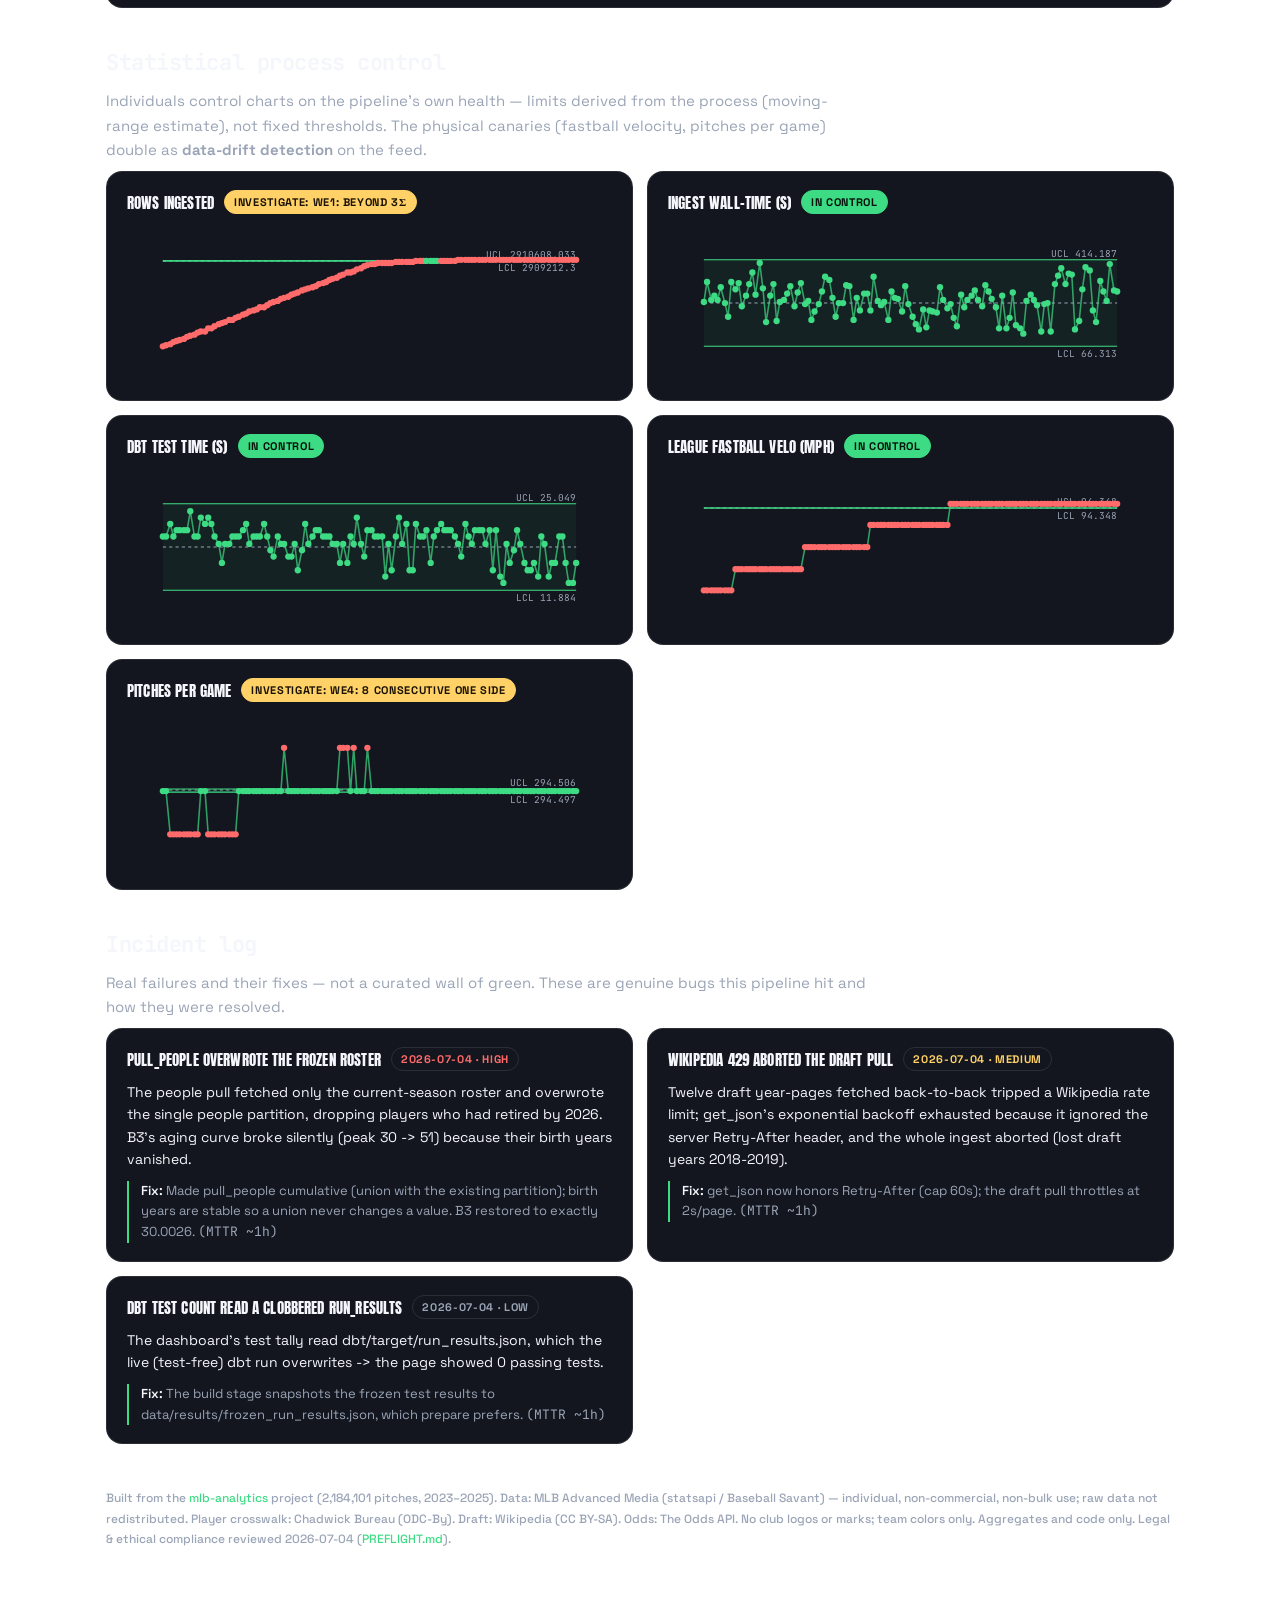
<file: docs/ops.html>
<!doctype html><html lang="en"><head><meta charset="utf-8"><meta name="viewport" content="width=device-width, initial-scale=1"><title>DIAMONDIQ — Pipeline Ops</title><meta name="description" content="Observability for the nightly pipeline: freshness, run history, statistical process control on its own health metrics, the dead-letter queue, and an honest incident log."><meta property="og:title" content="DIAMONDIQ — Pipeline Ops"><meta property="og:description" content="Observability for the nightly pipeline: freshness, run history, statistical process control on its own health metrics, the dead-letter queue, and an honest incident log."><meta property="og:type" content="website"><meta name="twitter:card" content="summary"><link rel="preconnect" href="https://fonts.googleapis.com"><link rel="preconnect" href="https://fonts.gstatic.com" crossorigin><link href="https://fonts.googleapis.com/css2?family=Anton&family=Saira+Condensed:wght@600;700;800&family=Space+Grotesk:wght@400;500;600;700&family=JetBrains+Mono:wght@400;500;600;700&display=swap" rel="stylesheet"><link href="assets/site.css" rel="stylesheet"></head><body class="t-eng"><div class="nav"><div class="in"><a class="brand" href="index.html"><span class="bar"></span><span class="txt">DIAMOND<span style="color:var(--a);">IQ</span></span></a><button class="hamb" aria-label="Menu" aria-expanded="false" onclick="this.setAttribute('aria-expanded',this.getAttribute('aria-expanded')==='true'?'false':'true');toggleNav(this)">Menu</button><div class="navlinks" id="navlinks"><a href="fan.html">Fans</a><a href="betting.html">Betting</a><a href="data-eng.html">Data Eng</a><a href="data-science.html">Data Science</a><a href="compare.html">Compare</a><a href="simulator.html">Simulator</a><a href="live.html">Live</a><a href="ops.html" class="active">Ops</a><a href="glossary.html">Stat Guide</a><a class="ext" href="https://github.com/Steve27M/mlb-analytics" target="_blank" rel="noopener">GitHub ↗</a></div></div></div><div class="wrap"><div class="hero"><div class="eyebrow">Observability</div><h1>pipeline ops</h1><p>The nightly pipeline monitored like a production system — statistical process control on its own health, a dead-letter queue, and an incident log with <b>real</b> entries. SPC violations <b>warn</b>; they never block (the dbt tests and parity gate are the gates).</p></div><div class="prov" style="border-left-color:var(--good)">Last run <b>2026-11-27T19:41:04+00:00</b> · commit f74f48dfcbbb · dbt tests 50/50 · parity green · target 10:00 ET nightly</div><div class="grid3"><div class="card"><div class="kv"><span>Runs recorded</span></div><div class="stat">120</div><div class="read">SPC needs ~15 to set control limits.</div></div><div class="card"><div class="kv"><span>Dead-letter queue</span></div><div class="stat" style="color:var(--good)">0<span class="u">queued · 0 quarantined</span></div><div class="read">Failed pulls retried then quarantined — never a dead night.</div></div><div class="card"><div class="kv"><span>Mean time to recovery</span></div><div class="stat">1.0<span class="u">hrs</span></div><div class="read">Across 3 logged incidents.</div></div></div><div class="sec"><h2>Run history</h2><span class="line"></span></div><div class="card"><div class="read" style="margin:0 0 8px">Last 30 runs — green = all gates passed.</div><span title="2026-10-29T17:05:21+00:00" style="display:inline-block;width:10px;height:22px;border-radius:2px;background:var(--good);margin-right:2px"></span><span title="2026-10-30T16:50:17+00:00" style="display:inline-block;width:10px;height:22px;border-radius:2px;background:var(--good);margin-right:2px"></span><span title="2026-10-31T15:52:27+00:00" style="display:inline-block;width:10px;height:22px;border-radius:2px;background:var(--good);margin-right:2px"></span><span title="2026-11-01T16:58:35+00:00" style="display:inline-block;width:10px;height:22px;border-radius:2px;background:var(--good);margin-right:2px"></span><span title="2026-11-02T20:33:57+00:00" style="display:inline-block;width:10px;height:22px;border-radius:2px;background:var(--good);margin-right:2px"></span><span title="2026-11-03T18:03:45+00:00" style="display:inline-block;width:10px;height:22px;border-radius:2px;background:var(--good);margin-right:2px"></span><span title="2026-11-04T18:15:03+00:00" style="display:inline-block;width:10px;height:22px;border-radius:2px;background:var(--good);margin-right:2px"></span><span title="2026-11-05T18:14:19+00:00" style="display:inline-block;width:10px;height:22px;border-radius:2px;background:var(--good);margin-right:2px"></span><span title="2026-11-06T17:42:59+00:00" style="display:inline-block;width:10px;height:22px;border-radius:2px;background:var(--good);margin-right:2px"></span><span title="2026-11-07T16:40:22+00:00" style="display:inline-block;width:10px;height:22px;border-radius:2px;background:var(--good);margin-right:2px"></span><span title="2026-11-08T16:48:29+00:00" style="display:inline-block;width:10px;height:22px;border-radius:2px;background:var(--good);margin-right:2px"></span><span title="2026-11-09T21:03:49+00:00" style="display:inline-block;width:10px;height:22px;border-radius:2px;background:var(--good);margin-right:2px"></span><span title="2026-11-10T18:12:26+00:00" style="display:inline-block;width:10px;height:22px;border-radius:2px;background:var(--good);margin-right:2px"></span><span title="2026-11-11T18:07:04+00:00" style="display:inline-block;width:10px;height:22px;border-radius:2px;background:var(--good);margin-right:2px"></span><span title="2026-11-12T18:36:14+00:00" style="display:inline-block;width:10px;height:22px;border-radius:2px;background:var(--good);margin-right:2px"></span><span title="2026-11-13T18:04:52+00:00" style="display:inline-block;width:10px;height:22px;border-radius:2px;background:var(--good);margin-right:2px"></span><span title="2026-11-14T16:47:22+00:00" style="display:inline-block;width:10px;height:22px;border-radius:2px;background:var(--good);margin-right:2px"></span><span title="2026-11-15T17:23:42+00:00" style="display:inline-block;width:10px;height:22px;border-radius:2px;background:var(--good);margin-right:2px"></span><span title="2026-11-16T20:41:41+00:00" style="display:inline-block;width:10px;height:22px;border-radius:2px;background:var(--good);margin-right:2px"></span><span title="2026-11-17T19:22:53+00:00" style="display:inline-block;width:10px;height:22px;border-radius:2px;background:var(--good);margin-right:2px"></span><span title="2026-11-18T19:05:24+00:00" style="display:inline-block;width:10px;height:22px;border-radius:2px;background:var(--good);margin-right:2px"></span><span title="2026-11-19T19:12:46+00:00" style="display:inline-block;width:10px;height:22px;border-radius:2px;background:var(--good);margin-right:2px"></span><span title="2026-11-20T18:47:51+00:00" style="display:inline-block;width:10px;height:22px;border-radius:2px;background:var(--good);margin-right:2px"></span><span title="2026-11-21T17:47:21+00:00" style="display:inline-block;width:10px;height:22px;border-radius:2px;background:var(--good);margin-right:2px"></span><span title="2026-11-22T18:05:16+00:00" style="display:inline-block;width:10px;height:22px;border-radius:2px;background:var(--good);margin-right:2px"></span><span title="2026-11-23T22:16:07+00:00" style="display:inline-block;width:10px;height:22px;border-radius:2px;background:var(--good);margin-right:2px"></span><span title="2026-11-24T20:50:27+00:00" style="display:inline-block;width:10px;height:22px;border-radius:2px;background:var(--good);margin-right:2px"></span><span title="2026-11-25T20:09:41+00:00" style="display:inline-block;width:10px;height:22px;border-radius:2px;background:var(--good);margin-right:2px"></span><span title="2026-11-26T19:50:46+00:00" style="display:inline-block;width:10px;height:22px;border-radius:2px;background:var(--good);margin-right:2px"></span><span title="2026-11-27T19:41:04+00:00" style="display:inline-block;width:10px;height:22px;border-radius:2px;background:var(--good);margin-right:2px"></span></div><div class="sec"><h2>Statistical process control</h2><span class="line"></span></div><p class="lead">Individuals control charts on the pipeline's own health — limits derived from the process (moving-range estimate), not fixed thresholds. The physical canaries (fastball velocity, pitches per game) double as <b>data-drift detection</b> on the feed.</p><div class="grid"><div class="card"><div style="display:flex;gap:10px;align-items:center;flex-wrap:wrap"><span class="name" style="font-size:15px">Rows ingested</span><span class="badge" style="background:var(--gold);color:#1a1204;border-color:var(--gold)">investigate: WE1: beyond 3σ</span></div><svg viewBox="0 0 460 150" role="img" aria-label="Control chart for Rows ingested"><rect x="34" y="35" width="392" height="0" fill="rgba(61,220,132,.06)"/><line x1="34" y1="35" x2="426" y2="35" stroke="var(--sub)" stroke-dasharray="3 3"/><line x1="34" y1="35" x2="426" y2="35" stroke="var(--good)" stroke-width="1"/><line x1="34" y1="35" x2="426" y2="35" stroke="var(--good)" stroke-width="1"/><text x="426" y="32" fill="var(--sub)" font-size="9" text-anchor="end" font-family="JetBrains Mono">UCL 2910608.033</text><text x="426" y="45" fill="var(--sub)" font-size="9" text-anchor="end" font-family="JetBrains Mono">LCL 2909212.3</text><path d="M34 116 L37 115 L41 114 L44 112 L47 111 L50 110 L54 109 L57 107 L60 106 L64 105 L67 103 L70 102 L74 102 L77 99 L80 99 L83 97 L87 95 L90 94 L93 93 L97 91 L100 91 L103 89 L106 88 L110 86 L113 85 L116 83 L120 82 L123 81 L126 79 L130 79 L133 77 L136 75 L139 74 L143 73 L146 71 L149 70 L153 69 L156 67 L159 66 L162 65 L166 63 L169 62 L172 61 L176 60 L179 59 L182 57 L186 56 L189 55 L192 53 L195 52 L199 51 L202 49 L205 48 L209 46 L212 46 L215 45 L218 43 L222 42 L225 40 L228 39 L232 38 L235 38 L238 37 L242 37 L245 37 L248 37 L251 37 L255 36 L258 36 L261 36 L265 36 L268 36 L271 36 L274 35 L278 35 L281 35 L284 35 L288 35 L291 35 L294 35 L298 35 L301 35 L304 35 L307 35 L311 35 L314 34 L317 34 L321 34 L324 34 L327 34 L330 34 L334 34 L337 34 L340 34 L344 34 L347 34 L350 34 L354 34 L357 34 L360 34 L363 34 L367 34 L370 34 L373 34 L377 34 L380 34 L383 34 L386 34 L390 34 L393 34 L396 34 L400 34 L403 34 L406 34 L410 34 L413 34 L416 34 L419 34 L423 34 L426 34" fill="none" stroke="var(--a)" stroke-width="1.5" opacity=".7"/><circle cx="34" cy="116" r="3" fill="var(--bad)"/><circle cx="37" cy="115" r="3" fill="var(--bad)"/><circle cx="41" cy="114" r="3" fill="var(--bad)"/><circle cx="44" cy="112" r="3" fill="var(--bad)"/><circle cx="47" cy="111" r="3" fill="var(--bad)"/><circle cx="50" cy="110" r="3" fill="var(--bad)"/><circle cx="54" cy="109" r="3" fill="var(--bad)"/><circle cx="57" cy="107" r="3" fill="var(--bad)"/><circle cx="60" cy="106" r="3" fill="var(--bad)"/><circle cx="64" cy="105" r="3" fill="var(--bad)"/><circle cx="67" cy="103" r="3" fill="var(--bad)"/><circle cx="70" cy="102" r="3" fill="var(--bad)"/><circle cx="74" cy="102" r="3" fill="var(--bad)"/><circle cx="77" cy="99" r="3" fill="var(--bad)"/><circle cx="80" cy="99" r="3" fill="var(--bad)"/><circle cx="83" cy="97" r="3" fill="var(--bad)"/><circle cx="87" cy="95" r="3" fill="var(--bad)"/><circle cx="90" cy="94" r="3" fill="var(--bad)"/><circle cx="93" cy="93" r="3" fill="var(--bad)"/><circle cx="97" cy="91" r="3" fill="var(--bad)"/><circle cx="100" cy="91" r="3" fill="var(--bad)"/><circle cx="103" cy="89" r="3" fill="var(--bad)"/><circle cx="106" cy="88" r="3" fill="var(--bad)"/><circle cx="110" cy="86" r="3" fill="var(--bad)"/><circle cx="113" cy="85" r="3" fill="var(--bad)"/><circle cx="116" cy="83" r="3" fill="var(--bad)"/><circle cx="120" cy="82" r="3" fill="var(--bad)"/><circle cx="123" cy="81" r="3" fill="var(--bad)"/><circle cx="126" cy="79" r="3" fill="var(--bad)"/><circle cx="130" cy="79" r="3" fill="var(--bad)"/><circle cx="133" cy="77" r="3" fill="var(--bad)"/><circle cx="136" cy="75" r="3" fill="var(--bad)"/><circle cx="139" cy="74" r="3" fill="var(--bad)"/><circle cx="143" cy="73" r="3" fill="var(--bad)"/><circle cx="146" cy="71" r="3" fill="var(--bad)"/><circle cx="149" cy="70" r="3" fill="var(--bad)"/><circle cx="153" cy="69" r="3" fill="var(--bad)"/><circle cx="156" cy="67" r="3" fill="var(--bad)"/><circle cx="159" cy="66" r="3" fill="var(--bad)"/><circle cx="162" cy="65" r="3" fill="var(--bad)"/><circle cx="166" cy="63" r="3" fill="var(--bad)"/><circle cx="169" cy="62" r="3" fill="var(--bad)"/><circle cx="172" cy="61" r="3" fill="var(--bad)"/><circle cx="176" cy="60" r="3" fill="var(--bad)"/><circle cx="179" cy="59" r="3" fill="var(--bad)"/><circle cx="182" cy="57" r="3" fill="var(--bad)"/><circle cx="186" cy="56" r="3" fill="var(--bad)"/><circle cx="189" cy="55" r="3" fill="var(--bad)"/><circle cx="192" cy="53" r="3" fill="var(--bad)"/><circle cx="195" cy="52" r="3" fill="var(--bad)"/><circle cx="199" cy="51" r="3" fill="var(--bad)"/><circle cx="202" cy="49" r="3" fill="var(--bad)"/><circle cx="205" cy="48" r="3" fill="var(--bad)"/><circle cx="209" cy="46" r="3" fill="var(--bad)"/><circle cx="212" cy="46" r="3" fill="var(--bad)"/><circle cx="215" cy="45" r="3" fill="var(--bad)"/><circle cx="218" cy="43" r="3" fill="var(--bad)"/><circle cx="222" cy="42" r="3" fill="var(--bad)"/><circle cx="225" cy="40" r="3" fill="var(--bad)"/><circle cx="228" cy="39" r="3" fill="var(--bad)"/><circle cx="232" cy="38" r="3" fill="var(--bad)"/><circle cx="235" cy="38" r="3" fill="var(--bad)"/><circle cx="238" cy="37" r="3" fill="var(--bad)"/><circle cx="242" cy="37" r="3" fill="var(--bad)"/><circle cx="245" cy="37" r="3" fill="var(--bad)"/><circle cx="248" cy="37" r="3" fill="var(--bad)"/><circle cx="251" cy="37" r="3" fill="var(--bad)"/><circle cx="255" cy="36" r="3" fill="var(--bad)"/><circle cx="258" cy="36" r="3" fill="var(--bad)"/><circle cx="261" cy="36" r="3" fill="var(--bad)"/><circle cx="265" cy="36" r="3" fill="var(--bad)"/><circle cx="268" cy="36" r="3" fill="var(--bad)"/><circle cx="271" cy="36" r="3" fill="var(--bad)"/><circle cx="274" cy="35" r="3" fill="var(--bad)"/><circle cx="278" cy="35" r="3" fill="var(--bad)"/><circle cx="281" cy="35" r="3" fill="var(--bad)"/><circle cx="284" cy="35" r="3" fill="var(--a)"/><circle cx="288" cy="35" r="3" fill="var(--a)"/><circle cx="291" cy="35" r="3" fill="var(--a)"/><circle cx="294" cy="35" r="3" fill="var(--a)"/><circle cx="298" cy="35" r="3" fill="var(--bad)"/><circle cx="301" cy="35" r="3" fill="var(--bad)"/><circle cx="304" cy="35" r="3" fill="var(--bad)"/><circle cx="307" cy="35" r="3" fill="var(--bad)"/><circle cx="311" cy="35" r="3" fill="var(--bad)"/><circle cx="314" cy="34" r="3" fill="var(--bad)"/><circle cx="317" cy="34" r="3" fill="var(--bad)"/><circle cx="321" cy="34" r="3" fill="var(--bad)"/><circle cx="324" cy="34" r="3" fill="var(--bad)"/><circle cx="327" cy="34" r="3" fill="var(--bad)"/><circle cx="330" cy="34" r="3" fill="var(--bad)"/><circle cx="334" cy="34" r="3" fill="var(--bad)"/><circle cx="337" cy="34" r="3" fill="var(--bad)"/><circle cx="340" cy="34" r="3" fill="var(--bad)"/><circle cx="344" cy="34" r="3" fill="var(--bad)"/><circle cx="347" cy="34" r="3" fill="var(--bad)"/><circle cx="350" cy="34" r="3" fill="var(--bad)"/><circle cx="354" cy="34" r="3" fill="var(--bad)"/><circle cx="357" cy="34" r="3" fill="var(--bad)"/><circle cx="360" cy="34" r="3" fill="var(--bad)"/><circle cx="363" cy="34" r="3" fill="var(--bad)"/><circle cx="367" cy="34" r="3" fill="var(--bad)"/><circle cx="370" cy="34" r="3" fill="var(--bad)"/><circle cx="373" cy="34" r="3" fill="var(--bad)"/><circle cx="377" cy="34" r="3" fill="var(--bad)"/><circle cx="380" cy="34" r="3" fill="var(--bad)"/><circle cx="383" cy="34" r="3" fill="var(--bad)"/><circle cx="386" cy="34" r="3" fill="var(--bad)"/><circle cx="390" cy="34" r="3" fill="var(--bad)"/><circle cx="393" cy="34" r="3" fill="var(--bad)"/><circle cx="396" cy="34" r="3" fill="var(--bad)"/><circle cx="400" cy="34" r="3" fill="var(--bad)"/><circle cx="403" cy="34" r="3" fill="var(--bad)"/><circle cx="406" cy="34" r="3" fill="var(--bad)"/><circle cx="410" cy="34" r="3" fill="var(--bad)"/><circle cx="413" cy="34" r="3" fill="var(--bad)"/><circle cx="416" cy="34" r="3" fill="var(--bad)"/><circle cx="419" cy="34" r="3" fill="var(--bad)"/><circle cx="423" cy="34" r="3" fill="var(--bad)"/><circle cx="426" cy="34" r="3" fill="var(--bad)"/></svg></div><div class="card"><div style="display:flex;gap:10px;align-items:center;flex-wrap:wrap"><span class="name" style="font-size:15px">Ingest wall-time (s)</span><span class="badge good">in control</span></div><svg viewBox="0 0 460 150" role="img" aria-label="Control chart for Ingest wall-time (s)"><rect x="34" y="34" width="392" height="82" fill="rgba(61,220,132,.06)"/><line x1="34" y1="75" x2="426" y2="75" stroke="var(--sub)" stroke-dasharray="3 3"/><line x1="34" y1="34" x2="426" y2="34" stroke="var(--good)" stroke-width="1"/><line x1="34" y1="116" x2="426" y2="116" stroke="var(--good)" stroke-width="1"/><text x="426" y="31" fill="var(--sub)" font-size="9" text-anchor="end" font-family="JetBrains Mono">UCL 414.187</text><text x="426" y="126" fill="var(--sub)" font-size="9" text-anchor="end" font-family="JetBrains Mono">LCL 66.313</text><path d="M34 74 L37 55 L41 72 L44 68 L47 72 L50 60 L54 75 L57 88 L60 55 L64 62 L67 56 L70 78 L74 68 L77 57 L80 46 L83 67 L87 37 L90 61 L93 93 L97 68 L100 57 L103 92 L106 74 L110 72 L113 66 L116 59 L120 78 L123 65 L126 56 L130 76 L133 73 L136 91 L139 83 L143 76 L146 64 L149 50 L153 53 L156 70 L159 88 L162 75 L166 75 L169 58 L172 59 L176 91 L179 70 L182 82 L186 66 L189 66 L192 82 L195 50 L199 73 L202 77 L205 74 L209 91 L212 64 L215 70 L218 71 L222 83 L225 59 L228 76 L232 88 L235 95 L238 100 L242 81 L245 98 L248 82 L251 83 L255 84 L258 60 L261 72 L265 80 L268 76 L271 89 L274 97 L278 67 L281 79 L284 72 L288 68 L291 63 L294 72 L298 78 L301 58 L304 64 L307 71 L311 79 L314 99 L317 68 L321 99 L324 89 L327 65 L330 96 L334 99 L337 104 L340 73 L344 67 L347 72 L350 77 L354 102 L357 76 L360 75 L363 102 L367 57 L370 49 L373 42 L377 57 L380 47 L383 48 L386 100 L390 92 L393 62 L396 41 L400 44 L403 82 L406 93 L410 54 L413 64 L416 73 L419 38 L423 63 L426 64" fill="none" stroke="var(--a)" stroke-width="1.5" opacity=".7"/><circle cx="34" cy="74" r="3" fill="var(--a)"/><circle cx="37" cy="55" r="3" fill="var(--a)"/><circle cx="41" cy="72" r="3" fill="var(--a)"/><circle cx="44" cy="68" r="3" fill="var(--a)"/><circle cx="47" cy="72" r="3" fill="var(--a)"/><circle cx="50" cy="60" r="3" fill="var(--a)"/><circle cx="54" cy="75" r="3" fill="var(--a)"/><circle cx="57" cy="88" r="3" fill="var(--a)"/><circle cx="60" cy="55" r="3" fill="var(--a)"/><circle cx="64" cy="62" r="3" fill="var(--a)"/><circle cx="67" cy="56" r="3" fill="var(--a)"/><circle cx="70" cy="78" r="3" fill="var(--a)"/><circle cx="74" cy="68" r="3" fill="var(--a)"/><circle cx="77" cy="57" r="3" fill="var(--a)"/><circle cx="80" cy="46" r="3" fill="var(--a)"/><circle cx="83" cy="67" r="3" fill="var(--a)"/><circle cx="87" cy="37" r="3" fill="var(--a)"/><circle cx="90" cy="61" r="3" fill="var(--a)"/><circle cx="93" cy="93" r="3" fill="var(--a)"/><circle cx="97" cy="68" r="3" fill="var(--a)"/><circle cx="100" cy="57" r="3" fill="var(--a)"/><circle cx="103" cy="92" r="3" fill="var(--a)"/><circle cx="106" cy="74" r="3" fill="var(--a)"/><circle cx="110" cy="72" r="3" fill="var(--a)"/><circle cx="113" cy="66" r="3" fill="var(--a)"/><circle cx="116" cy="59" r="3" fill="var(--a)"/><circle cx="120" cy="78" r="3" fill="var(--a)"/><circle cx="123" cy="65" r="3" fill="var(--a)"/><circle cx="126" cy="56" r="3" fill="var(--a)"/><circle cx="130" cy="76" r="3" fill="var(--a)"/><circle cx="133" cy="73" r="3" fill="var(--a)"/><circle cx="136" cy="91" r="3" fill="var(--a)"/><circle cx="139" cy="83" r="3" fill="var(--a)"/><circle cx="143" cy="76" r="3" fill="var(--a)"/><circle cx="146" cy="64" r="3" fill="var(--a)"/><circle cx="149" cy="50" r="3" fill="var(--a)"/><circle cx="153" cy="53" r="3" fill="var(--a)"/><circle cx="156" cy="70" r="3" fill="var(--a)"/><circle cx="159" cy="88" r="3" fill="var(--a)"/><circle cx="162" cy="75" r="3" fill="var(--a)"/><circle cx="166" cy="75" r="3" fill="var(--a)"/><circle cx="169" cy="58" r="3" fill="var(--a)"/><circle cx="172" cy="59" r="3" fill="var(--a)"/><circle cx="176" cy="91" r="3" fill="var(--a)"/><circle cx="179" cy="70" r="3" fill="var(--a)"/><circle cx="182" cy="82" r="3" fill="var(--a)"/><circle cx="186" cy="66" r="3" fill="var(--a)"/><circle cx="189" cy="66" r="3" fill="var(--a)"/><circle cx="192" cy="82" r="3" fill="var(--a)"/><circle cx="195" cy="50" r="3" fill="var(--a)"/><circle cx="199" cy="73" r="3" fill="var(--a)"/><circle cx="202" cy="77" r="3" fill="var(--a)"/><circle cx="205" cy="74" r="3" fill="var(--a)"/><circle cx="209" cy="91" r="3" fill="var(--a)"/><circle cx="212" cy="64" r="3" fill="var(--a)"/><circle cx="215" cy="70" r="3" fill="var(--a)"/><circle cx="218" cy="71" r="3" fill="var(--a)"/><circle cx="222" cy="83" r="3" fill="var(--a)"/><circle cx="225" cy="59" r="3" fill="var(--a)"/><circle cx="228" cy="76" r="3" fill="var(--a)"/><circle cx="232" cy="88" r="3" fill="var(--a)"/><circle cx="235" cy="95" r="3" fill="var(--a)"/><circle cx="238" cy="100" r="3" fill="var(--a)"/><circle cx="242" cy="81" r="3" fill="var(--a)"/><circle cx="245" cy="98" r="3" fill="var(--a)"/><circle cx="248" cy="82" r="3" fill="var(--a)"/><circle cx="251" cy="83" r="3" fill="var(--a)"/><circle cx="255" cy="84" r="3" fill="var(--a)"/><circle cx="258" cy="60" r="3" fill="var(--a)"/><circle cx="261" cy="72" r="3" fill="var(--a)"/><circle cx="265" cy="80" r="3" fill="var(--a)"/><circle cx="268" cy="76" r="3" fill="var(--a)"/><circle cx="271" cy="89" r="3" fill="var(--a)"/><circle cx="274" cy="97" r="3" fill="var(--a)"/><circle cx="278" cy="67" r="3" fill="var(--a)"/><circle cx="281" cy="79" r="3" fill="var(--a)"/><circle cx="284" cy="72" r="3" fill="var(--a)"/><circle cx="288" cy="68" r="3" fill="var(--a)"/><circle cx="291" cy="63" r="3" fill="var(--a)"/><circle cx="294" cy="72" r="3" fill="var(--a)"/><circle cx="298" cy="78" r="3" fill="var(--a)"/><circle cx="301" cy="58" r="3" fill="var(--a)"/><circle cx="304" cy="64" r="3" fill="var(--a)"/><circle cx="307" cy="71" r="3" fill="var(--a)"/><circle cx="311" cy="79" r="3" fill="var(--a)"/><circle cx="314" cy="99" r="3" fill="var(--a)"/><circle cx="317" cy="68" r="3" fill="var(--a)"/><circle cx="321" cy="99" r="3" fill="var(--a)"/><circle cx="324" cy="89" r="3" fill="var(--a)"/><circle cx="327" cy="65" r="3" fill="var(--a)"/><circle cx="330" cy="96" r="3" fill="var(--a)"/><circle cx="334" cy="99" r="3" fill="var(--a)"/><circle cx="337" cy="104" r="3" fill="var(--a)"/><circle cx="340" cy="73" r="3" fill="var(--a)"/><circle cx="344" cy="67" r="3" fill="var(--a)"/><circle cx="347" cy="72" r="3" fill="var(--a)"/><circle cx="350" cy="77" r="3" fill="var(--a)"/><circle cx="354" cy="102" r="3" fill="var(--a)"/><circle cx="357" cy="76" r="3" fill="var(--a)"/><circle cx="360" cy="75" r="3" fill="var(--a)"/><circle cx="363" cy="102" r="3" fill="var(--a)"/><circle cx="367" cy="57" r="3" fill="var(--a)"/><circle cx="370" cy="49" r="3" fill="var(--a)"/><circle cx="373" cy="42" r="3" fill="var(--a)"/><circle cx="377" cy="57" r="3" fill="var(--a)"/><circle cx="380" cy="47" r="3" fill="var(--a)"/><circle cx="383" cy="48" r="3" fill="var(--a)"/><circle cx="386" cy="100" r="3" fill="var(--a)"/><circle cx="390" cy="92" r="3" fill="var(--a)"/><circle cx="393" cy="62" r="3" fill="var(--a)"/><circle cx="396" cy="41" r="3" fill="var(--a)"/><circle cx="400" cy="44" r="3" fill="var(--a)"/><circle cx="403" cy="82" r="3" fill="var(--a)"/><circle cx="406" cy="93" r="3" fill="var(--a)"/><circle cx="410" cy="54" r="3" fill="var(--a)"/><circle cx="413" cy="64" r="3" fill="var(--a)"/><circle cx="416" cy="73" r="3" fill="var(--a)"/><circle cx="419" cy="38" r="3" fill="var(--a)"/><circle cx="423" cy="63" r="3" fill="var(--a)"/><circle cx="426" cy="64" r="3" fill="var(--a)"/></svg></div><div class="card"><div style="display:flex;gap:10px;align-items:center;flex-wrap:wrap"><span class="name" style="font-size:15px">dbt test time (s)</span><span class="badge good">in control</span></div><svg viewBox="0 0 460 150" role="img" aria-label="Control chart for dbt test time (s)"><rect x="34" y="34" width="392" height="82" fill="rgba(61,220,132,.06)"/><line x1="34" y1="75" x2="426" y2="75" stroke="var(--sub)" stroke-dasharray="3 3"/><line x1="34" y1="34" x2="426" y2="34" stroke="var(--good)" stroke-width="1"/><line x1="34" y1="116" x2="426" y2="116" stroke="var(--good)" stroke-width="1"/><text x="426" y="31" fill="var(--sub)" font-size="9" text-anchor="end" font-family="JetBrains Mono">UCL 25.049</text><text x="426" y="126" fill="var(--sub)" font-size="9" text-anchor="end" font-family="JetBrains Mono">LCL 11.884</text><path d="M34 65 L37 65 L41 53 L44 65 L47 59 L50 59 L54 59 L57 59 L60 41 L64 65 L67 65 L70 47 L74 53 L77 47 L80 53 L83 65 L87 72 L90 90 L93 72 L97 72 L100 65 L103 65 L106 65 L110 59 L113 53 L116 72 L120 65 L123 65 L126 65 L130 53 L133 65 L136 78 L139 84 L143 65 L146 72 L149 72 L153 84 L156 84 L159 72 L162 97 L166 78 L169 53 L172 72 L176 65 L179 59 L182 59 L186 65 L189 65 L192 65 L195 72 L199 72 L202 90 L205 72 L209 90 L212 65 L215 72 L218 47 L222 72 L225 84 L228 59 L232 59 L235 65 L238 65 L242 65 L245 103 L248 72 L251 97 L255 65 L258 47 L261 72 L265 53 L268 97 L271 97 L274 53 L278 65 L281 65 L284 59 L288 90 L291 65 L294 59 L298 53 L301 59 L304 59 L307 59 L311 65 L314 72 L317 84 L321 53 L324 65 L327 72 L330 59 L334 59 L337 59 L340 72 L344 59 L347 97 L350 59 L354 103 L357 109 L360 72 L363 90 L367 78 L370 59 L373 72 L377 90 L380 97 L383 97 L386 90 L390 103 L393 65 L396 72 L400 103 L403 90 L406 90 L410 65 L413 65 L416 90 L419 109 L423 109 L426 90" fill="none" stroke="var(--a)" stroke-width="1.5" opacity=".7"/><circle cx="34" cy="65" r="3" fill="var(--a)"/><circle cx="37" cy="65" r="3" fill="var(--a)"/><circle cx="41" cy="53" r="3" fill="var(--a)"/><circle cx="44" cy="65" r="3" fill="var(--a)"/><circle cx="47" cy="59" r="3" fill="var(--a)"/><circle cx="50" cy="59" r="3" fill="var(--a)"/><circle cx="54" cy="59" r="3" fill="var(--a)"/><circle cx="57" cy="59" r="3" fill="var(--a)"/><circle cx="60" cy="41" r="3" fill="var(--a)"/><circle cx="64" cy="65" r="3" fill="var(--a)"/><circle cx="67" cy="65" r="3" fill="var(--a)"/><circle cx="70" cy="47" r="3" fill="var(--a)"/><circle cx="74" cy="53" r="3" fill="var(--a)"/><circle cx="77" cy="47" r="3" fill="var(--a)"/><circle cx="80" cy="53" r="3" fill="var(--a)"/><circle cx="83" cy="65" r="3" fill="var(--a)"/><circle cx="87" cy="72" r="3" fill="var(--a)"/><circle cx="90" cy="90" r="3" fill="var(--a)"/><circle cx="93" cy="72" r="3" fill="var(--a)"/><circle cx="97" cy="72" r="3" fill="var(--a)"/><circle cx="100" cy="65" r="3" fill="var(--a)"/><circle cx="103" cy="65" r="3" fill="var(--a)"/><circle cx="106" cy="65" r="3" fill="var(--a)"/><circle cx="110" cy="59" r="3" fill="var(--a)"/><circle cx="113" cy="53" r="3" fill="var(--a)"/><circle cx="116" cy="72" r="3" fill="var(--a)"/><circle cx="120" cy="65" r="3" fill="var(--a)"/><circle cx="123" cy="65" r="3" fill="var(--a)"/><circle cx="126" cy="65" r="3" fill="var(--a)"/><circle cx="130" cy="53" r="3" fill="var(--a)"/><circle cx="133" cy="65" r="3" fill="var(--a)"/><circle cx="136" cy="78" r="3" fill="var(--a)"/><circle cx="139" cy="84" r="3" fill="var(--a)"/><circle cx="143" cy="65" r="3" fill="var(--a)"/><circle cx="146" cy="72" r="3" fill="var(--a)"/><circle cx="149" cy="72" r="3" fill="var(--a)"/><circle cx="153" cy="84" r="3" fill="var(--a)"/><circle cx="156" cy="84" r="3" fill="var(--a)"/><circle cx="159" cy="72" r="3" fill="var(--a)"/><circle cx="162" cy="97" r="3" fill="var(--a)"/><circle cx="166" cy="78" r="3" fill="var(--a)"/><circle cx="169" cy="53" r="3" fill="var(--a)"/><circle cx="172" cy="72" r="3" fill="var(--a)"/><circle cx="176" cy="65" r="3" fill="var(--a)"/><circle cx="179" cy="59" r="3" fill="var(--a)"/><circle cx="182" cy="59" r="3" fill="var(--a)"/><circle cx="186" cy="65" r="3" fill="var(--a)"/><circle cx="189" cy="65" r="3" fill="var(--a)"/><circle cx="192" cy="65" r="3" fill="var(--a)"/><circle cx="195" cy="72" r="3" fill="var(--a)"/><circle cx="199" cy="72" r="3" fill="var(--a)"/><circle cx="202" cy="90" r="3" fill="var(--a)"/><circle cx="205" cy="72" r="3" fill="var(--a)"/><circle cx="209" cy="90" r="3" fill="var(--a)"/><circle cx="212" cy="65" r="3" fill="var(--a)"/><circle cx="215" cy="72" r="3" fill="var(--a)"/><circle cx="218" cy="47" r="3" fill="var(--a)"/><circle cx="222" cy="72" r="3" fill="var(--a)"/><circle cx="225" cy="84" r="3" fill="var(--a)"/><circle cx="228" cy="59" r="3" fill="var(--a)"/><circle cx="232" cy="59" r="3" fill="var(--a)"/><circle cx="235" cy="65" r="3" fill="var(--a)"/><circle cx="238" cy="65" r="3" fill="var(--a)"/><circle cx="242" cy="65" r="3" fill="var(--a)"/><circle cx="245" cy="103" r="3" fill="var(--a)"/><circle cx="248" cy="72" r="3" fill="var(--a)"/><circle cx="251" cy="97" r="3" fill="var(--a)"/><circle cx="255" cy="65" r="3" fill="var(--a)"/><circle cx="258" cy="47" r="3" fill="var(--a)"/><circle cx="261" cy="72" r="3" fill="var(--a)"/><circle cx="265" cy="53" r="3" fill="var(--a)"/><circle cx="268" cy="97" r="3" fill="var(--a)"/><circle cx="271" cy="97" r="3" fill="var(--a)"/><circle cx="274" cy="53" r="3" fill="var(--a)"/><circle cx="278" cy="65" r="3" fill="var(--a)"/><circle cx="281" cy="65" r="3" fill="var(--a)"/><circle cx="284" cy="59" r="3" fill="var(--a)"/><circle cx="288" cy="90" r="3" fill="var(--a)"/><circle cx="291" cy="65" r="3" fill="var(--a)"/><circle cx="294" cy="59" r="3" fill="var(--a)"/><circle cx="298" cy="53" r="3" fill="var(--a)"/><circle cx="301" cy="59" r="3" fill="var(--a)"/><circle cx="304" cy="59" r="3" fill="var(--a)"/><circle cx="307" cy="59" r="3" fill="var(--a)"/><circle cx="311" cy="65" r="3" fill="var(--a)"/><circle cx="314" cy="72" r="3" fill="var(--a)"/><circle cx="317" cy="84" r="3" fill="var(--a)"/><circle cx="321" cy="53" r="3" fill="var(--a)"/><circle cx="324" cy="65" r="3" fill="var(--a)"/><circle cx="327" cy="72" r="3" fill="var(--a)"/><circle cx="330" cy="59" r="3" fill="var(--a)"/><circle cx="334" cy="59" r="3" fill="var(--a)"/><circle cx="337" cy="59" r="3" fill="var(--a)"/><circle cx="340" cy="72" r="3" fill="var(--a)"/><circle cx="344" cy="59" r="3" fill="var(--a)"/><circle cx="347" cy="97" r="3" fill="var(--a)"/><circle cx="350" cy="59" r="3" fill="var(--a)"/><circle cx="354" cy="103" r="3" fill="var(--a)"/><circle cx="357" cy="109" r="3" fill="var(--a)"/><circle cx="360" cy="72" r="3" fill="var(--a)"/><circle cx="363" cy="90" r="3" fill="var(--a)"/><circle cx="367" cy="78" r="3" fill="var(--a)"/><circle cx="370" cy="59" r="3" fill="var(--a)"/><circle cx="373" cy="72" r="3" fill="var(--a)"/><circle cx="377" cy="90" r="3" fill="var(--a)"/><circle cx="380" cy="97" r="3" fill="var(--a)"/><circle cx="383" cy="97" r="3" fill="var(--a)"/><circle cx="386" cy="90" r="3" fill="var(--a)"/><circle cx="390" cy="103" r="3" fill="var(--a)"/><circle cx="393" cy="65" r="3" fill="var(--a)"/><circle cx="396" cy="72" r="3" fill="var(--a)"/><circle cx="400" cy="103" r="3" fill="var(--a)"/><circle cx="403" cy="90" r="3" fill="var(--a)"/><circle cx="406" cy="90" r="3" fill="var(--a)"/><circle cx="410" cy="65" r="3" fill="var(--a)"/><circle cx="413" cy="65" r="3" fill="var(--a)"/><circle cx="416" cy="90" r="3" fill="var(--a)"/><circle cx="419" cy="109" r="3" fill="var(--a)"/><circle cx="423" cy="109" r="3" fill="var(--a)"/><circle cx="426" cy="90" r="3" fill="var(--a)"/></svg></div><div class="card"><div style="display:flex;gap:10px;align-items:center;flex-wrap:wrap"><span class="name" style="font-size:15px">League fastball velo (mph)</span><span class="badge good">in control</span></div><svg viewBox="0 0 460 150" role="img" aria-label="Control chart for League fastball velo (mph)"><rect x="34" y="38" width="392" height="0" fill="rgba(61,220,132,.06)"/><line x1="34" y1="38" x2="426" y2="38" stroke="var(--sub)" stroke-dasharray="3 3"/><line x1="34" y1="38" x2="426" y2="38" stroke="var(--good)" stroke-width="1"/><line x1="34" y1="38" x2="426" y2="38" stroke="var(--good)" stroke-width="1"/><text x="426" y="35" fill="var(--sub)" font-size="9" text-anchor="end" font-family="JetBrains Mono">UCL 94.348</text><text x="426" y="48" fill="var(--sub)" font-size="9" text-anchor="end" font-family="JetBrains Mono">LCL 94.348</text><path d="M34 116 L37 116 L41 116 L44 116 L47 116 L50 116 L54 116 L57 116 L60 116 L64 96 L67 96 L70 96 L74 96 L77 96 L80 96 L83 96 L87 96 L90 96 L93 96 L97 96 L100 96 L103 96 L106 96 L110 96 L113 96 L116 96 L120 96 L123 96 L126 96 L130 75 L133 75 L136 75 L139 75 L143 75 L146 75 L149 75 L153 75 L156 75 L159 75 L162 75 L166 75 L169 75 L172 75 L176 75 L179 75 L182 75 L186 75 L189 75 L192 54 L195 54 L199 54 L202 54 L205 54 L209 54 L212 54 L215 54 L218 54 L222 54 L225 54 L228 54 L232 54 L235 54 L238 54 L242 54 L245 54 L248 54 L251 54 L255 54 L258 54 L261 54 L265 54 L268 34 L271 34 L274 34 L278 34 L281 34 L284 34 L288 34 L291 34 L294 34 L298 34 L301 34 L304 34 L307 34 L311 34 L314 34 L317 34 L321 34 L324 34 L327 34 L330 34 L334 34 L337 34 L340 34 L344 34 L347 34 L350 34 L354 34 L357 34 L360 34 L363 34 L367 34 L370 34 L373 34 L377 34 L380 34 L383 34 L386 34 L390 34 L393 34 L396 34 L400 34 L403 34 L406 34 L410 34 L413 34 L416 34 L419 34 L423 34 L426 34" fill="none" stroke="var(--a)" stroke-width="1.5" opacity=".7"/><circle cx="34" cy="116" r="3" fill="var(--bad)"/><circle cx="37" cy="116" r="3" fill="var(--bad)"/><circle cx="41" cy="116" r="3" fill="var(--bad)"/><circle cx="44" cy="116" r="3" fill="var(--bad)"/><circle cx="47" cy="116" r="3" fill="var(--bad)"/><circle cx="50" cy="116" r="3" fill="var(--bad)"/><circle cx="54" cy="116" r="3" fill="var(--bad)"/><circle cx="57" cy="116" r="3" fill="var(--bad)"/><circle cx="60" cy="116" r="3" fill="var(--bad)"/><circle cx="64" cy="96" r="3" fill="var(--bad)"/><circle cx="67" cy="96" r="3" fill="var(--bad)"/><circle cx="70" cy="96" r="3" fill="var(--bad)"/><circle cx="74" cy="96" r="3" fill="var(--bad)"/><circle cx="77" cy="96" r="3" fill="var(--bad)"/><circle cx="80" cy="96" r="3" fill="var(--bad)"/><circle cx="83" cy="96" r="3" fill="var(--bad)"/><circle cx="87" cy="96" r="3" fill="var(--bad)"/><circle cx="90" cy="96" r="3" fill="var(--bad)"/><circle cx="93" cy="96" r="3" fill="var(--bad)"/><circle cx="97" cy="96" r="3" fill="var(--bad)"/><circle cx="100" cy="96" r="3" fill="var(--bad)"/><circle cx="103" cy="96" r="3" fill="var(--bad)"/><circle cx="106" cy="96" r="3" fill="var(--bad)"/><circle cx="110" cy="96" r="3" fill="var(--bad)"/><circle cx="113" cy="96" r="3" fill="var(--bad)"/><circle cx="116" cy="96" r="3" fill="var(--bad)"/><circle cx="120" cy="96" r="3" fill="var(--bad)"/><circle cx="123" cy="96" r="3" fill="var(--bad)"/><circle cx="126" cy="96" r="3" fill="var(--bad)"/><circle cx="130" cy="75" r="3" fill="var(--bad)"/><circle cx="133" cy="75" r="3" fill="var(--bad)"/><circle cx="136" cy="75" r="3" fill="var(--bad)"/><circle cx="139" cy="75" r="3" fill="var(--bad)"/><circle cx="143" cy="75" r="3" fill="var(--bad)"/><circle cx="146" cy="75" r="3" fill="var(--bad)"/><circle cx="149" cy="75" r="3" fill="var(--bad)"/><circle cx="153" cy="75" r="3" fill="var(--bad)"/><circle cx="156" cy="75" r="3" fill="var(--bad)"/><circle cx="159" cy="75" r="3" fill="var(--bad)"/><circle cx="162" cy="75" r="3" fill="var(--bad)"/><circle cx="166" cy="75" r="3" fill="var(--bad)"/><circle cx="169" cy="75" r="3" fill="var(--bad)"/><circle cx="172" cy="75" r="3" fill="var(--bad)"/><circle cx="176" cy="75" r="3" fill="var(--bad)"/><circle cx="179" cy="75" r="3" fill="var(--bad)"/><circle cx="182" cy="75" r="3" fill="var(--bad)"/><circle cx="186" cy="75" r="3" fill="var(--bad)"/><circle cx="189" cy="75" r="3" fill="var(--bad)"/><circle cx="192" cy="54" r="3" fill="var(--bad)"/><circle cx="195" cy="54" r="3" fill="var(--bad)"/><circle cx="199" cy="54" r="3" fill="var(--bad)"/><circle cx="202" cy="54" r="3" fill="var(--bad)"/><circle cx="205" cy="54" r="3" fill="var(--bad)"/><circle cx="209" cy="54" r="3" fill="var(--bad)"/><circle cx="212" cy="54" r="3" fill="var(--bad)"/><circle cx="215" cy="54" r="3" fill="var(--bad)"/><circle cx="218" cy="54" r="3" fill="var(--bad)"/><circle cx="222" cy="54" r="3" fill="var(--bad)"/><circle cx="225" cy="54" r="3" fill="var(--bad)"/><circle cx="228" cy="54" r="3" fill="var(--bad)"/><circle cx="232" cy="54" r="3" fill="var(--bad)"/><circle cx="235" cy="54" r="3" fill="var(--bad)"/><circle cx="238" cy="54" r="3" fill="var(--bad)"/><circle cx="242" cy="54" r="3" fill="var(--bad)"/><circle cx="245" cy="54" r="3" fill="var(--bad)"/><circle cx="248" cy="54" r="3" fill="var(--bad)"/><circle cx="251" cy="54" r="3" fill="var(--bad)"/><circle cx="255" cy="54" r="3" fill="var(--bad)"/><circle cx="258" cy="54" r="3" fill="var(--bad)"/><circle cx="261" cy="54" r="3" fill="var(--bad)"/><circle cx="265" cy="54" r="3" fill="var(--bad)"/><circle cx="268" cy="34" r="3" fill="var(--bad)"/><circle cx="271" cy="34" r="3" fill="var(--bad)"/><circle cx="274" cy="34" r="3" fill="var(--bad)"/><circle cx="278" cy="34" r="3" fill="var(--bad)"/><circle cx="281" cy="34" r="3" fill="var(--bad)"/><circle cx="284" cy="34" r="3" fill="var(--bad)"/><circle cx="288" cy="34" r="3" fill="var(--bad)"/><circle cx="291" cy="34" r="3" fill="var(--bad)"/><circle cx="294" cy="34" r="3" fill="var(--bad)"/><circle cx="298" cy="34" r="3" fill="var(--bad)"/><circle cx="301" cy="34" r="3" fill="var(--bad)"/><circle cx="304" cy="34" r="3" fill="var(--bad)"/><circle cx="307" cy="34" r="3" fill="var(--bad)"/><circle cx="311" cy="34" r="3" fill="var(--bad)"/><circle cx="314" cy="34" r="3" fill="var(--bad)"/><circle cx="317" cy="34" r="3" fill="var(--bad)"/><circle cx="321" cy="34" r="3" fill="var(--bad)"/><circle cx="324" cy="34" r="3" fill="var(--bad)"/><circle cx="327" cy="34" r="3" fill="var(--bad)"/><circle cx="330" cy="34" r="3" fill="var(--bad)"/><circle cx="334" cy="34" r="3" fill="var(--bad)"/><circle cx="337" cy="34" r="3" fill="var(--bad)"/><circle cx="340" cy="34" r="3" fill="var(--bad)"/><circle cx="344" cy="34" r="3" fill="var(--bad)"/><circle cx="347" cy="34" r="3" fill="var(--bad)"/><circle cx="350" cy="34" r="3" fill="var(--bad)"/><circle cx="354" cy="34" r="3" fill="var(--bad)"/><circle cx="357" cy="34" r="3" fill="var(--bad)"/><circle cx="360" cy="34" r="3" fill="var(--bad)"/><circle cx="363" cy="34" r="3" fill="var(--bad)"/><circle cx="367" cy="34" r="3" fill="var(--bad)"/><circle cx="370" cy="34" r="3" fill="var(--bad)"/><circle cx="373" cy="34" r="3" fill="var(--bad)"/><circle cx="377" cy="34" r="3" fill="var(--bad)"/><circle cx="380" cy="34" r="3" fill="var(--bad)"/><circle cx="383" cy="34" r="3" fill="var(--bad)"/><circle cx="386" cy="34" r="3" fill="var(--bad)"/><circle cx="390" cy="34" r="3" fill="var(--bad)"/><circle cx="393" cy="34" r="3" fill="var(--bad)"/><circle cx="396" cy="34" r="3" fill="var(--bad)"/><circle cx="400" cy="34" r="3" fill="var(--bad)"/><circle cx="403" cy="34" r="3" fill="var(--bad)"/><circle cx="406" cy="34" r="3" fill="var(--bad)"/><circle cx="410" cy="34" r="3" fill="var(--bad)"/><circle cx="413" cy="34" r="3" fill="var(--bad)"/><circle cx="416" cy="34" r="3" fill="var(--bad)"/><circle cx="419" cy="34" r="3" fill="var(--bad)"/><circle cx="423" cy="34" r="3" fill="var(--bad)"/><circle cx="426" cy="34" r="3" fill="var(--bad)"/></svg></div><div class="card"><div style="display:flex;gap:10px;align-items:center;flex-wrap:wrap"><span class="name" style="font-size:15px">Pitches per game</span><span class="badge" style="background:var(--gold);color:#1a1204;border-color:var(--gold)">investigate: WE4: 8 consecutive one side</span></div><svg viewBox="0 0 460 150" role="img" aria-label="Control chart for Pitches per game"><rect x="34" y="73" width="392" height="4" fill="rgba(61,220,132,.06)"/><line x1="34" y1="74" x2="426" y2="74" stroke="var(--sub)" stroke-dasharray="3 3"/><line x1="34" y1="73" x2="426" y2="73" stroke="var(--good)" stroke-width="1"/><line x1="34" y1="76" x2="426" y2="76" stroke="var(--good)" stroke-width="1"/><text x="426" y="70" fill="var(--sub)" font-size="9" text-anchor="end" font-family="JetBrains Mono">UCL 294.506</text><text x="426" y="86" fill="var(--sub)" font-size="9" text-anchor="end" font-family="JetBrains Mono">LCL 294.497</text><path d="M34 75 L37 75 L41 116 L44 116 L47 116 L50 116 L54 116 L57 116 L60 116 L64 116 L67 116 L70 75 L74 75 L77 116 L80 116 L83 116 L87 116 L90 116 L93 116 L97 116 L100 116 L103 116 L106 75 L110 75 L113 75 L116 75 L120 75 L123 75 L126 75 L130 75 L133 75 L136 75 L139 75 L143 75 L146 75 L149 34 L153 75 L156 75 L159 75 L162 75 L166 75 L169 75 L172 75 L176 75 L179 75 L182 75 L186 75 L189 75 L192 75 L195 75 L199 75 L202 34 L205 34 L209 34 L212 75 L215 34 L218 75 L222 75 L225 75 L228 34 L232 75 L235 75 L238 75 L242 75 L245 75 L248 75 L251 75 L255 75 L258 75 L261 75 L265 75 L268 75 L271 75 L274 75 L278 75 L281 75 L284 75 L288 75 L291 75 L294 75 L298 75 L301 75 L304 75 L307 75 L311 75 L314 75 L317 75 L321 75 L324 75 L327 75 L330 75 L334 75 L337 75 L340 75 L344 75 L347 75 L350 75 L354 75 L357 75 L360 75 L363 75 L367 75 L370 75 L373 75 L377 75 L380 75 L383 75 L386 75 L390 75 L393 75 L396 75 L400 75 L403 75 L406 75 L410 75 L413 75 L416 75 L419 75 L423 75 L426 75" fill="none" stroke="var(--a)" stroke-width="1.5" opacity=".7"/><circle cx="34" cy="75" r="3" fill="var(--a)"/><circle cx="37" cy="75" r="3" fill="var(--a)"/><circle cx="41" cy="116" r="3" fill="var(--bad)"/><circle cx="44" cy="116" r="3" fill="var(--bad)"/><circle cx="47" cy="116" r="3" fill="var(--bad)"/><circle cx="50" cy="116" r="3" fill="var(--bad)"/><circle cx="54" cy="116" r="3" fill="var(--bad)"/><circle cx="57" cy="116" r="3" fill="var(--bad)"/><circle cx="60" cy="116" r="3" fill="var(--bad)"/><circle cx="64" cy="116" r="3" fill="var(--bad)"/><circle cx="67" cy="116" r="3" fill="var(--bad)"/><circle cx="70" cy="75" r="3" fill="var(--a)"/><circle cx="74" cy="75" r="3" fill="var(--a)"/><circle cx="77" cy="116" r="3" fill="var(--bad)"/><circle cx="80" cy="116" r="3" fill="var(--bad)"/><circle cx="83" cy="116" r="3" fill="var(--bad)"/><circle cx="87" cy="116" r="3" fill="var(--bad)"/><circle cx="90" cy="116" r="3" fill="var(--bad)"/><circle cx="93" cy="116" r="3" fill="var(--bad)"/><circle cx="97" cy="116" r="3" fill="var(--bad)"/><circle cx="100" cy="116" r="3" fill="var(--bad)"/><circle cx="103" cy="116" r="3" fill="var(--bad)"/><circle cx="106" cy="75" r="3" fill="var(--a)"/><circle cx="110" cy="75" r="3" fill="var(--a)"/><circle cx="113" cy="75" r="3" fill="var(--a)"/><circle cx="116" cy="75" r="3" fill="var(--a)"/><circle cx="120" cy="75" r="3" fill="var(--a)"/><circle cx="123" cy="75" r="3" fill="var(--a)"/><circle cx="126" cy="75" r="3" fill="var(--a)"/><circle cx="130" cy="75" r="3" fill="var(--a)"/><circle cx="133" cy="75" r="3" fill="var(--a)"/><circle cx="136" cy="75" r="3" fill="var(--a)"/><circle cx="139" cy="75" r="3" fill="var(--a)"/><circle cx="143" cy="75" r="3" fill="var(--a)"/><circle cx="146" cy="75" r="3" fill="var(--a)"/><circle cx="149" cy="34" r="3" fill="var(--bad)"/><circle cx="153" cy="75" r="3" fill="var(--a)"/><circle cx="156" cy="75" r="3" fill="var(--a)"/><circle cx="159" cy="75" r="3" fill="var(--a)"/><circle cx="162" cy="75" r="3" fill="var(--a)"/><circle cx="166" cy="75" r="3" fill="var(--a)"/><circle cx="169" cy="75" r="3" fill="var(--a)"/><circle cx="172" cy="75" r="3" fill="var(--a)"/><circle cx="176" cy="75" r="3" fill="var(--a)"/><circle cx="179" cy="75" r="3" fill="var(--a)"/><circle cx="182" cy="75" r="3" fill="var(--a)"/><circle cx="186" cy="75" r="3" fill="var(--a)"/><circle cx="189" cy="75" r="3" fill="var(--a)"/><circle cx="192" cy="75" r="3" fill="var(--a)"/><circle cx="195" cy="75" r="3" fill="var(--a)"/><circle cx="199" cy="75" r="3" fill="var(--a)"/><circle cx="202" cy="34" r="3" fill="var(--bad)"/><circle cx="205" cy="34" r="3" fill="var(--bad)"/><circle cx="209" cy="34" r="3" fill="var(--bad)"/><circle cx="212" cy="75" r="3" fill="var(--a)"/><circle cx="215" cy="34" r="3" fill="var(--bad)"/><circle cx="218" cy="75" r="3" fill="var(--a)"/><circle cx="222" cy="75" r="3" fill="var(--a)"/><circle cx="225" cy="75" r="3" fill="var(--a)"/><circle cx="228" cy="34" r="3" fill="var(--bad)"/><circle cx="232" cy="75" r="3" fill="var(--a)"/><circle cx="235" cy="75" r="3" fill="var(--a)"/><circle cx="238" cy="75" r="3" fill="var(--a)"/><circle cx="242" cy="75" r="3" fill="var(--a)"/><circle cx="245" cy="75" r="3" fill="var(--a)"/><circle cx="248" cy="75" r="3" fill="var(--a)"/><circle cx="251" cy="75" r="3" fill="var(--a)"/><circle cx="255" cy="75" r="3" fill="var(--a)"/><circle cx="258" cy="75" r="3" fill="var(--a)"/><circle cx="261" cy="75" r="3" fill="var(--a)"/><circle cx="265" cy="75" r="3" fill="var(--a)"/><circle cx="268" cy="75" r="3" fill="var(--a)"/><circle cx="271" cy="75" r="3" fill="var(--a)"/><circle cx="274" cy="75" r="3" fill="var(--a)"/><circle cx="278" cy="75" r="3" fill="var(--a)"/><circle cx="281" cy="75" r="3" fill="var(--a)"/><circle cx="284" cy="75" r="3" fill="var(--a)"/><circle cx="288" cy="75" r="3" fill="var(--a)"/><circle cx="291" cy="75" r="3" fill="var(--a)"/><circle cx="294" cy="75" r="3" fill="var(--a)"/><circle cx="298" cy="75" r="3" fill="var(--a)"/><circle cx="301" cy="75" r="3" fill="var(--a)"/><circle cx="304" cy="75" r="3" fill="var(--a)"/><circle cx="307" cy="75" r="3" fill="var(--a)"/><circle cx="311" cy="75" r="3" fill="var(--a)"/><circle cx="314" cy="75" r="3" fill="var(--a)"/><circle cx="317" cy="75" r="3" fill="var(--a)"/><circle cx="321" cy="75" r="3" fill="var(--a)"/><circle cx="324" cy="75" r="3" fill="var(--a)"/><circle cx="327" cy="75" r="3" fill="var(--a)"/><circle cx="330" cy="75" r="3" fill="var(--a)"/><circle cx="334" cy="75" r="3" fill="var(--a)"/><circle cx="337" cy="75" r="3" fill="var(--a)"/><circle cx="340" cy="75" r="3" fill="var(--a)"/><circle cx="344" cy="75" r="3" fill="var(--a)"/><circle cx="347" cy="75" r="3" fill="var(--a)"/><circle cx="350" cy="75" r="3" fill="var(--a)"/><circle cx="354" cy="75" r="3" fill="var(--a)"/><circle cx="357" cy="75" r="3" fill="var(--a)"/><circle cx="360" cy="75" r="3" fill="var(--a)"/><circle cx="363" cy="75" r="3" fill="var(--a)"/><circle cx="367" cy="75" r="3" fill="var(--a)"/><circle cx="370" cy="75" r="3" fill="var(--a)"/><circle cx="373" cy="75" r="3" fill="var(--a)"/><circle cx="377" cy="75" r="3" fill="var(--a)"/><circle cx="380" cy="75" r="3" fill="var(--a)"/><circle cx="383" cy="75" r="3" fill="var(--a)"/><circle cx="386" cy="75" r="3" fill="var(--a)"/><circle cx="390" cy="75" r="3" fill="var(--a)"/><circle cx="393" cy="75" r="3" fill="var(--a)"/><circle cx="396" cy="75" r="3" fill="var(--a)"/><circle cx="400" cy="75" r="3" fill="var(--a)"/><circle cx="403" cy="75" r="3" fill="var(--a)"/><circle cx="406" cy="75" r="3" fill="var(--a)"/><circle cx="410" cy="75" r="3" fill="var(--a)"/><circle cx="413" cy="75" r="3" fill="var(--a)"/><circle cx="416" cy="75" r="3" fill="var(--a)"/><circle cx="419" cy="75" r="3" fill="var(--a)"/><circle cx="423" cy="75" r="3" fill="var(--a)"/><circle cx="426" cy="75" r="3" fill="var(--a)"/></svg></div></div><div class="sec"><h2>Incident log</h2><span class="line"></span></div><p class="lead">Real failures and their fixes — not a curated wall of green. These are genuine bugs this pipeline hit and how they were resolved.</p><div class="grid"><div class="card"><div style="display:flex;gap:10px;align-items:center;flex-wrap:wrap"><span class="name" style="font-size:15px">pull_people overwrote the frozen roster</span><span class="badge" style="color:var(--bad)">2026-07-04 · high</span></div><div class="def">The people pull fetched only the current-season roster and overwrote the single people partition, dropping players who had retired by 2026. B3's aging curve broke silently (peak 30 -> 51) because their birth years vanished.</div><div class="read"><b>Fix:</b> Made pull_people cumulative (union with the existing partition); birth years are stable so a union never changes a value. B3 restored to exactly 30.0026. <span class="mono" style="color:var(--sub)">(MTTR ~1h)</span></div></div><div class="card"><div style="display:flex;gap:10px;align-items:center;flex-wrap:wrap"><span class="name" style="font-size:15px">Wikipedia 429 aborted the draft pull</span><span class="badge" style="color:var(--gold)">2026-07-04 · medium</span></div><div class="def">Twelve draft year-pages fetched back-to-back tripped a Wikipedia rate limit; get_json's exponential backoff exhausted because it ignored the server Retry-After header, and the whole ingest aborted (lost draft years 2018-2019).</div><div class="read"><b>Fix:</b> get_json now honors Retry-After (cap 60s); the draft pull throttles at 2s/page. <span class="mono" style="color:var(--sub)">(MTTR ~1h)</span></div></div><div class="card"><div style="display:flex;gap:10px;align-items:center;flex-wrap:wrap"><span class="name" style="font-size:15px">dbt test count read a clobbered run_results</span><span class="badge" style="color:var(--sub)">2026-07-04 · low</span></div><div class="def">The dashboard's test tally read dbt/target/run_results.json, which the live (test-free) dbt run overwrites -> the page showed 0 passing tests.</div><div class="read"><b>Fix:</b> The build stage snapshots the frozen test results to data/results/frozen_run_results.json, which prepare prefers. <span class="mono" style="color:var(--sub)">(MTTR ~1h)</span></div></div></div><footer>Built from the <a href="https://github.com/Steve27M/mlb-analytics">mlb-analytics</a> project (2,184,101 pitches, 2023–2025). Data: MLB Advanced Media (statsapi / Baseball Savant) — individual, non-commercial, non-bulk use; raw data not redistributed. Player crosswalk: Chadwick Bureau (ODC-By). Draft: Wikipedia (CC BY-SA). Odds: The Odds API. No club logos or marks; team colors only. Aggregates and code only. Legal &amp; ethical compliance reviewed 2026-07-04 (<a href="https://github.com/Steve27M/mlb-analytics/blob/main/PREFLIGHT.md">PREFLIGHT.md</a>).</footer><script src="assets/teams.js"></script><script src="assets/util.js"></script>
</div></body></html>
</file>
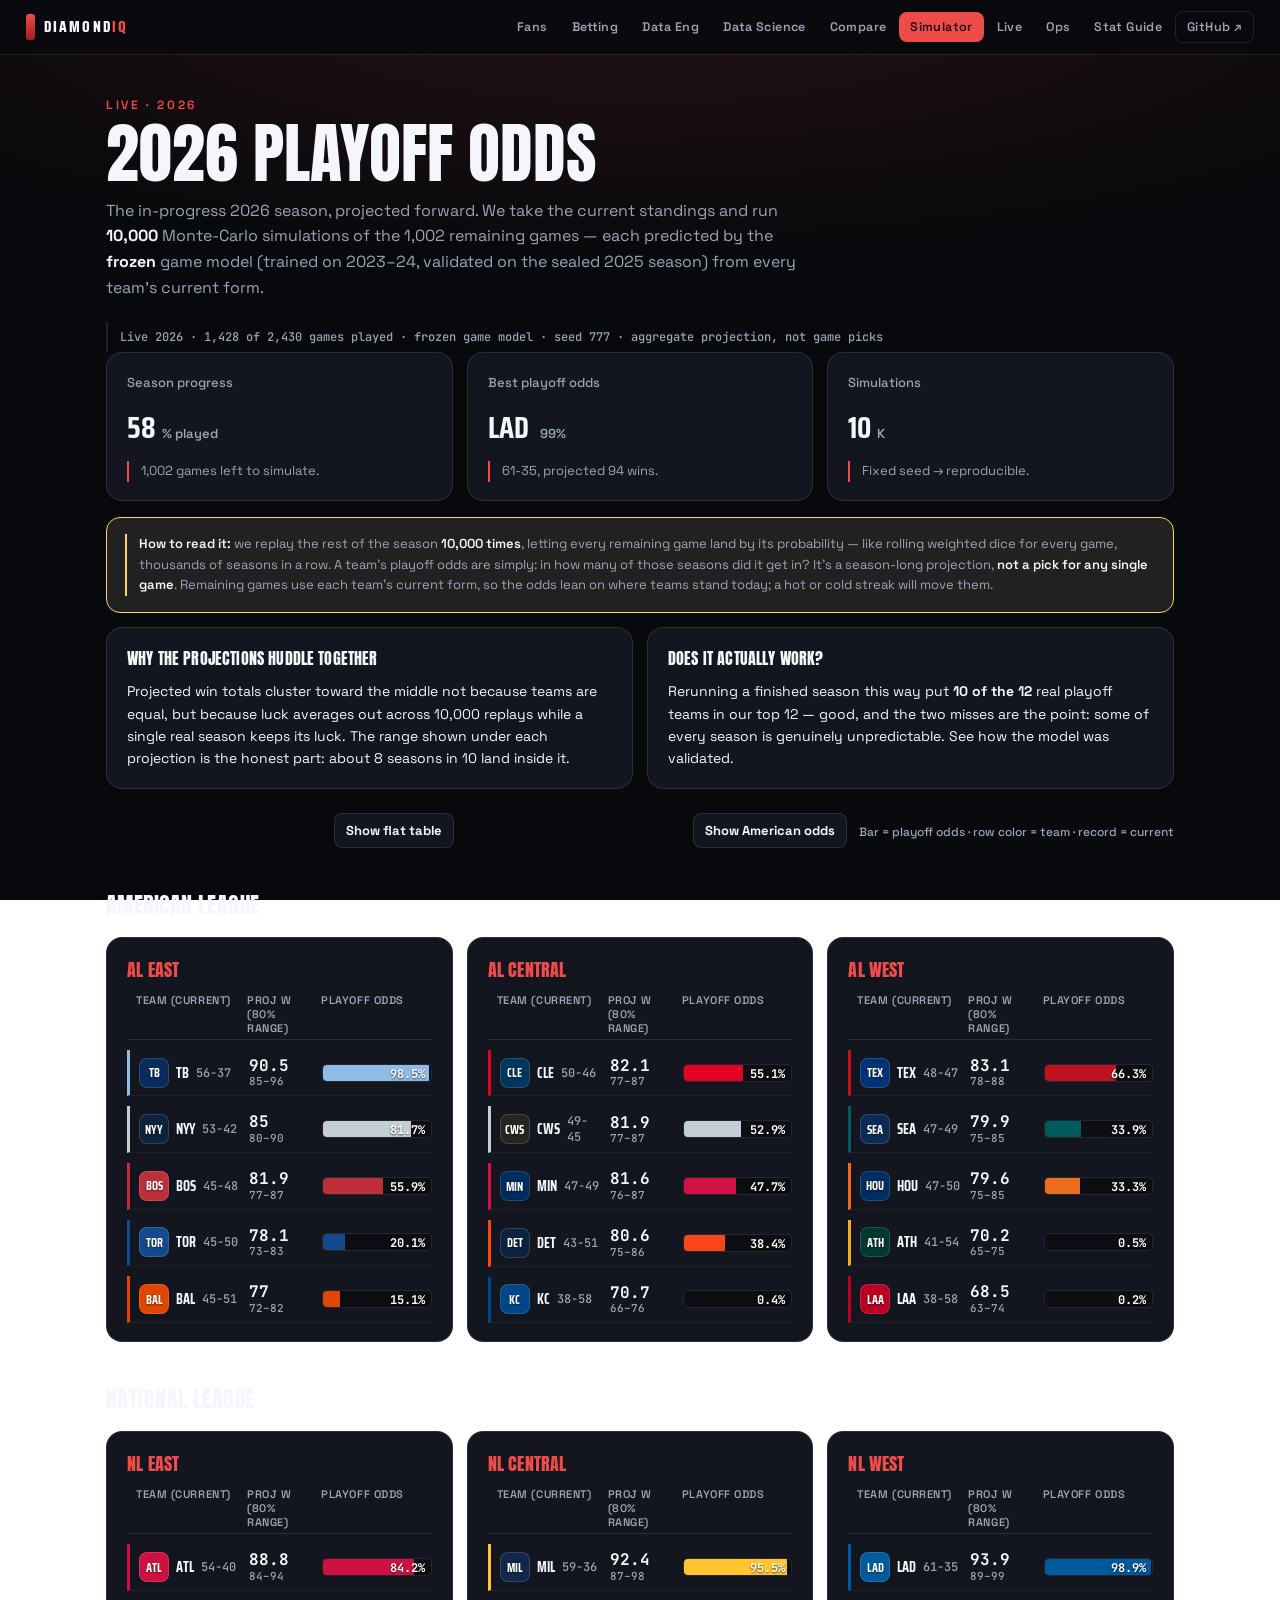
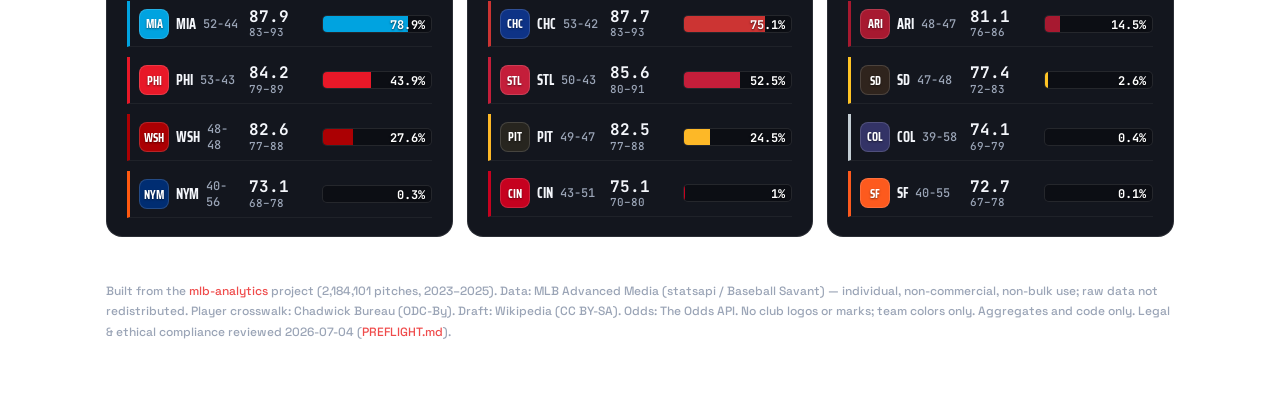
<file: docs/simulator.html>
<!doctype html><html lang="en"><head><meta charset="utf-8"><meta name="viewport" content="width=device-width, initial-scale=1"><title>DIAMONDIQ — Live 2026 Playoff Odds</title><meta name="description" content="Live playoff odds for the in-progress 2026 season: current standings plus 10,000 Monte-Carlo simulations of the remaining schedule with the frozen game model."><meta property="og:title" content="DIAMONDIQ — Live 2026 Playoff Odds"><meta property="og:description" content="Live playoff odds for the in-progress 2026 season: current standings plus 10,000 Monte-Carlo simulations of the remaining schedule with the frozen game model."><meta property="og:type" content="website"><meta name="twitter:card" content="summary"><link rel="preconnect" href="https://fonts.googleapis.com"><link rel="preconnect" href="https://fonts.gstatic.com" crossorigin><link href="https://fonts.googleapis.com/css2?family=Anton&family=Saira+Condensed:wght@600;700;800&family=Space+Grotesk:wght@400;500;600;700&family=JetBrains+Mono:wght@400;500;600;700&display=swap" rel="stylesheet"><link href="assets/site.css" rel="stylesheet"></head><body><div class="nav"><div class="in"><a class="brand" href="index.html"><span class="bar"></span><span class="txt">DIAMOND<span style="color:var(--a);">IQ</span></span></a><button class="hamb" aria-label="Menu" aria-expanded="false" onclick="this.setAttribute('aria-expanded',this.getAttribute('aria-expanded')==='true'?'false':'true');toggleNav(this)">Menu</button><div class="navlinks" id="navlinks"><a href="fan.html">Fans</a><a href="betting.html">Betting</a><a href="data-eng.html">Data Eng</a><a href="data-science.html">Data Science</a><a href="compare.html">Compare</a><a href="simulator.html" class="active">Simulator</a><a href="live.html">Live</a><a href="ops.html">Ops</a><a href="glossary.html">Stat Guide</a><a class="ext" href="https://github.com/Steve27M/mlb-analytics" target="_blank" rel="noopener">GitHub ↗</a></div></div></div><div class="wrap"><div class="hero"><div class="eyebrow">Live · 2026</div><h1>2026 Playoff Odds</h1><p>The in-progress 2026 season, projected forward. We take the current standings and run <b>10,000</b> Monte-Carlo simulations of the 1,002 remaining games — each predicted by the <b>frozen</b> game model (trained on 2023–24, validated on the sealed 2025 season) from every team's current form.</p></div><div class="prov">Live 2026 · 1,428 of 2,430 games played · frozen game model · seed 777 · aggregate projection, not game picks</div><div class="grid3"><div class="card"><div class="kv"><span>Season progress</span></div><div class="stat">58<span class="u">% played</span></div><div class="read">1,002 games left to simulate.</div></div><div class="card"><div class="kv"><span>Best playoff odds</span></div><div class="stat">LAD <span class="u">99%</span></div><div class="read">61-35, projected 94 wins.</div></div><div class="card"><div class="kv"><span>Simulations</span></div><div class="stat">10<span class="u">K</span></div><div class="read">Fixed seed → reproducible.</div></div></div><div class="card callout" style="margin-top:16px"><div class="read"><b>How to read it:</b> we replay the rest of the season <b>10,000 times</b>, letting every remaining game land by its probability — like rolling weighted dice for every game, thousands of seasons in a row. A team's playoff odds are simply: in how many of those seasons did it get in? It's a season-long projection, <b>not a pick for any single game</b>. Remaining games use each team's current form, so the odds lean on where teams stand today; a hot or cold streak will move them.</div></div><div class="grid" style="margin-top:14px"><div class="card"><div class="name" style="font-size:16px">Why the projections huddle together</div><div class="def">Projected win totals cluster toward the middle not because teams are equal, but because luck averages out across 10,000 replays while a single real season keeps its luck. The range shown under each projection is the honest part: about 8 seasons in 10 land inside it.</div></div><div class="card"><div class="name" style="font-size:16px">Does it actually work?</div><div class="def">Rerunning a finished season this way put <b>10 of the 12</b> real playoff teams in our top 12 — good, and the two misses are the point: some of every season is genuinely unpredictable. See <a href="data-science.html#game">how the model was validated</a>.</div></div></div><div class="toolbar"><button id="viewbtn" class="hamb" style="display:block">Show flat table</button><button id="oddsbtn" class="hamb" style="display:block">Show American odds</button><div class="legend"><span>Bar = playoff odds · row color = team · record = current</span></div></div><div id="divview"><div class="sec"><h2>American League</h2><span class="line"></span></div><div class="grid3"><div class="card"><div class="name" style="font-size:18px;color:var(--a)">AL East</div><div class="shdr"><span>Team (current)</span><span>Proj W (80% range)</span><span>Playoff odds</span></div><div class="srow" style="border-left-color:#8FBCE6"><div class="steam"><span class="mono-chip" style="background:#092C5C" title="Tampa Bay Rays">TB</span><b>TB</b><span class="srec">56-37</span></div><div class="sproj">90.5<span class="srange">85–96</span></div><div class="obar"><div class="ofill" style="width:98%;background:#8FBCE6"></div><span class="oval" data-p="0.985">98.5%</span></div></div><div class="srow" style="border-left-color:#C4CED3"><div class="steam"><span class="mono-chip" style="background:#0C2340" title="New York Yankees">NYY</span><b>NYY</b><span class="srec">53-42</span></div><div class="sproj">85<span class="srange">80–90</span></div><div class="obar"><div class="ofill" style="width:82%;background:#C4CED3"></div><span class="oval" data-p="0.817">81.7%</span></div></div><div class="srow" style="border-left-color:#BD3039"><div class="steam"><span class="mono-chip" style="background:#BD3039" title="Boston Red Sox">BOS</span><b>BOS</b><span class="srec">45-48</span></div><div class="sproj">81.9<span class="srange">77–87</span></div><div class="obar"><div class="ofill" style="width:56%;background:#BD3039"></div><span class="oval" data-p="0.559">55.9%</span></div></div><div class="srow" style="border-left-color:#134A8E"><div class="steam"><span class="mono-chip" style="background:#134A8E" title="Toronto Blue Jays">TOR</span><b>TOR</b><span class="srec">45-50</span></div><div class="sproj">78.1<span class="srange">73–83</span></div><div class="obar"><div class="ofill" style="width:20%;background:#134A8E"></div><span class="oval" data-p="0.201">20.1%</span></div></div><div class="srow" style="border-left-color:#DF4601"><div class="steam"><span class="mono-chip" style="background:#DF4601" title="Baltimore Orioles">BAL</span><b>BAL</b><span class="srec">45-51</span></div><div class="sproj">77<span class="srange">72–82</span></div><div class="obar"><div class="ofill" style="width:15%;background:#DF4601"></div><span class="oval" data-p="0.151">15.1%</span></div></div></div><div class="card"><div class="name" style="font-size:18px;color:var(--a)">AL Central</div><div class="shdr"><span>Team (current)</span><span>Proj W (80% range)</span><span>Playoff odds</span></div><div class="srow" style="border-left-color:#E50022"><div class="steam"><span class="mono-chip" style="background:#00385D" title="Cleveland Guardians">CLE</span><b>CLE</b><span class="srec">50-46</span></div><div class="sproj">82.1<span class="srange">77–87</span></div><div class="obar"><div class="ofill" style="width:55%;background:#E50022"></div><span class="oval" data-p="0.551">55.1%</span></div></div><div class="srow" style="border-left-color:#C4CED4"><div class="steam"><span class="mono-chip" style="background:#27251F" title="Chicago White Sox">CWS</span><b>CWS</b><span class="srec">49-45</span></div><div class="sproj">81.9<span class="srange">77–87</span></div><div class="obar"><div class="ofill" style="width:53%;background:#C4CED4"></div><span class="oval" data-p="0.529">52.9%</span></div></div><div class="srow" style="border-left-color:#D31145"><div class="steam"><span class="mono-chip" style="background:#002B5C" title="Minnesota Twins">MIN</span><b>MIN</b><span class="srec">47-49</span></div><div class="sproj">81.6<span class="srange">76–87</span></div><div class="obar"><div class="ofill" style="width:48%;background:#D31145"></div><span class="oval" data-p="0.477">47.7%</span></div></div><div class="srow" style="border-left-color:#FA4616"><div class="steam"><span class="mono-chip" style="background:#0C2340" title="Detroit Tigers">DET</span><b>DET</b><span class="srec">43-51</span></div><div class="sproj">80.6<span class="srange">75–86</span></div><div class="obar"><div class="ofill" style="width:38%;background:#FA4616"></div><span class="oval" data-p="0.384">38.4%</span></div></div><div class="srow" style="border-left-color:#004687"><div class="steam"><span class="mono-chip" style="background:#004687" title="Kansas City Royals">KC</span><b>KC</b><span class="srec">38-58</span></div><div class="sproj">70.7<span class="srange">66–76</span></div><div class="obar"><div class="ofill" style="width:0%;background:#004687"></div><span class="oval" data-p="0.004">0.4%</span></div></div></div><div class="card"><div class="name" style="font-size:18px;color:var(--a)">AL West</div><div class="shdr"><span>Team (current)</span><span>Proj W (80% range)</span><span>Playoff odds</span></div><div class="srow" style="border-left-color:#C0111F"><div class="steam"><span class="mono-chip" style="background:#003278" title="Texas Rangers">TEX</span><b>TEX</b><span class="srec">48-47</span></div><div class="sproj">83.1<span class="srange">78–88</span></div><div class="obar"><div class="ofill" style="width:66%;background:#C0111F"></div><span class="oval" data-p="0.663">66.3%</span></div></div><div class="srow" style="border-left-color:#005C5C"><div class="steam"><span class="mono-chip" style="background:#0C2C56" title="Seattle Mariners">SEA</span><b>SEA</b><span class="srec">47-49</span></div><div class="sproj">79.9<span class="srange">75–85</span></div><div class="obar"><div class="ofill" style="width:34%;background:#005C5C"></div><span class="oval" data-p="0.339">33.9%</span></div></div><div class="srow" style="border-left-color:#EB6E1F"><div class="steam"><span class="mono-chip" style="background:#002D62" title="Houston Astros">HOU</span><b>HOU</b><span class="srec">47-50</span></div><div class="sproj">79.6<span class="srange">75–85</span></div><div class="obar"><div class="ofill" style="width:33%;background:#EB6E1F"></div><span class="oval" data-p="0.333">33.3%</span></div></div><div class="srow" style="border-left-color:#EFB21E"><div class="steam"><span class="mono-chip" style="background:#003831" title="Athletics">ATH</span><b>ATH</b><span class="srec">41-54</span></div><div class="sproj">70.2<span class="srange">65–75</span></div><div class="obar"><div class="ofill" style="width:0%;background:#EFB21E"></div><span class="oval" data-p="0.005">0.5%</span></div></div><div class="srow" style="border-left-color:#BA0021"><div class="steam"><span class="mono-chip" style="background:#BA0021" title="Los Angeles Angels">LAA</span><b>LAA</b><span class="srec">38-58</span></div><div class="sproj">68.5<span class="srange">63–74</span></div><div class="obar"><div class="ofill" style="width:0%;background:#BA0021"></div><span class="oval" data-p="0.002">0.2%</span></div></div></div></div><div class="sec"><h2>National League</h2><span class="line"></span></div><div class="grid3"><div class="card"><div class="name" style="font-size:18px;color:var(--a)">NL East</div><div class="shdr"><span>Team (current)</span><span>Proj W (80% range)</span><span>Playoff odds</span></div><div class="srow" style="border-left-color:#CE1141"><div class="steam"><span class="mono-chip" style="background:#CE1141" title="Atlanta Braves">ATL</span><b>ATL</b><span class="srec">54-40</span></div><div class="sproj">88.8<span class="srange">84–94</span></div><div class="obar"><div class="ofill" style="width:84%;background:#CE1141"></div><span class="oval" data-p="0.842">84.2%</span></div></div><div class="srow" style="border-left-color:#00A3E0"><div class="steam"><span class="mono-chip" style="background:#00A3E0" title="Miami Marlins">MIA</span><b>MIA</b><span class="srec">52-44</span></div><div class="sproj">87.9<span class="srange">83–93</span></div><div class="obar"><div class="ofill" style="width:79%;background:#00A3E0"></div><span class="oval" data-p="0.789">78.9%</span></div></div><div class="srow" style="border-left-color:#E81828"><div class="steam"><span class="mono-chip" style="background:#E81828" title="Philadelphia Phillies">PHI</span><b>PHI</b><span class="srec">53-43</span></div><div class="sproj">84.2<span class="srange">79–89</span></div><div class="obar"><div class="ofill" style="width:44%;background:#E81828"></div><span class="oval" data-p="0.439">43.9%</span></div></div><div class="srow" style="border-left-color:#AB0003"><div class="steam"><span class="mono-chip" style="background:#AB0003" title="Washington Nationals">WSH</span><b>WSH</b><span class="srec">48-48</span></div><div class="sproj">82.6<span class="srange">77–88</span></div><div class="obar"><div class="ofill" style="width:28%;background:#AB0003"></div><span class="oval" data-p="0.276">27.6%</span></div></div><div class="srow" style="border-left-color:#FF5910"><div class="steam"><span class="mono-chip" style="background:#002D72" title="New York Mets">NYM</span><b>NYM</b><span class="srec">40-56</span></div><div class="sproj">73.1<span class="srange">68–78</span></div><div class="obar"><div class="ofill" style="width:0%;background:#FF5910"></div><span class="oval" data-p="0.003">0.3%</span></div></div></div><div class="card"><div class="name" style="font-size:18px;color:var(--a)">NL Central</div><div class="shdr"><span>Team (current)</span><span>Proj W (80% range)</span><span>Playoff odds</span></div><div class="srow" style="border-left-color:#FFC52F"><div class="steam"><span class="mono-chip" style="background:#12284B" title="Milwaukee Brewers">MIL</span><b>MIL</b><span class="srec">59-36</span></div><div class="sproj">92.4<span class="srange">87–98</span></div><div class="obar"><div class="ofill" style="width:96%;background:#FFC52F"></div><span class="oval" data-p="0.955">95.5%</span></div></div><div class="srow" style="border-left-color:#CC3433"><div class="steam"><span class="mono-chip" style="background:#0E3386" title="Chicago Cubs">CHC</span><b>CHC</b><span class="srec">53-42</span></div><div class="sproj">87.7<span class="srange">83–93</span></div><div class="obar"><div class="ofill" style="width:75%;background:#CC3433"></div><span class="oval" data-p="0.751">75.1%</span></div></div><div class="srow" style="border-left-color:#C41E3A"><div class="steam"><span class="mono-chip" style="background:#C41E3A" title="St. Louis Cardinals">STL</span><b>STL</b><span class="srec">50-43</span></div><div class="sproj">85.6<span class="srange">80–91</span></div><div class="obar"><div class="ofill" style="width:52%;background:#C41E3A"></div><span class="oval" data-p="0.525">52.5%</span></div></div><div class="srow" style="border-left-color:#FDB827"><div class="steam"><span class="mono-chip" style="background:#27251F" title="Pittsburgh Pirates">PIT</span><b>PIT</b><span class="srec">49-47</span></div><div class="sproj">82.5<span class="srange">77–88</span></div><div class="obar"><div class="ofill" style="width:24%;background:#FDB827"></div><span class="oval" data-p="0.245">24.5%</span></div></div><div class="srow" style="border-left-color:#C6011F"><div class="steam"><span class="mono-chip" style="background:#C6011F" title="Cincinnati Reds">CIN</span><b>CIN</b><span class="srec">43-51</span></div><div class="sproj">75.1<span class="srange">70–80</span></div><div class="obar"><div class="ofill" style="width:1%;background:#C6011F"></div><span class="oval" data-p="0.01">1%</span></div></div></div><div class="card"><div class="name" style="font-size:18px;color:var(--a)">NL West</div><div class="shdr"><span>Team (current)</span><span>Proj W (80% range)</span><span>Playoff odds</span></div><div class="srow" style="border-left-color:#005A9C"><div class="steam"><span class="mono-chip" style="background:#005A9C" title="Los Angeles Dodgers">LAD</span><b>LAD</b><span class="srec">61-35</span></div><div class="sproj">93.9<span class="srange">89–99</span></div><div class="obar"><div class="ofill" style="width:99%;background:#005A9C"></div><span class="oval" data-p="0.989">98.9%</span></div></div><div class="srow" style="border-left-color:#A71930"><div class="steam"><span class="mono-chip" style="background:#A71930" title="Arizona Diamondbacks">ARI</span><b>ARI</b><span class="srec">48-47</span></div><div class="sproj">81.1<span class="srange">76–86</span></div><div class="obar"><div class="ofill" style="width:14%;background:#A71930"></div><span class="oval" data-p="0.145">14.5%</span></div></div><div class="srow" style="border-left-color:#FFC425"><div class="steam"><span class="mono-chip" style="background:#2F241D" title="San Diego Padres">SD</span><b>SD</b><span class="srec">47-48</span></div><div class="sproj">77.4<span class="srange">72–83</span></div><div class="obar"><div class="ofill" style="width:3%;background:#FFC425"></div><span class="oval" data-p="0.026">2.6%</span></div></div><div class="srow" style="border-left-color:#C4CED4"><div class="steam"><span class="mono-chip" style="background:#333366" title="Colorado Rockies">COL</span><b>COL</b><span class="srec">39-58</span></div><div class="sproj">74.1<span class="srange">69–79</span></div><div class="obar"><div class="ofill" style="width:0%;background:#C4CED4"></div><span class="oval" data-p="0.004">0.4%</span></div></div><div class="srow" style="border-left-color:#FD5A1E"><div class="steam"><span class="mono-chip" style="background:#FD5A1E" title="San Francisco Giants">SF</span><b>SF</b><span class="srec">40-55</span></div><div class="sproj">72.7<span class="srange">67–78</span></div><div class="obar"><div class="ofill" style="width:0%;background:#FD5A1E"></div><span class="oval" data-p="0.001">0.1%</span></div></div></div></div></div><div id="tblview" style="display:none;margin-top:16px"></div><footer>Built from the <a href="https://github.com/Steve27M/mlb-analytics">mlb-analytics</a> project (2,184,101 pitches, 2023–2025). Data: MLB Advanced Media (statsapi / Baseball Savant) — individual, non-commercial, non-bulk use; raw data not redistributed. Player crosswalk: Chadwick Bureau (ODC-By). Draft: Wikipedia (CC BY-SA). Odds: The Odds API. No club logos or marks; team colors only. Aggregates and code only. Legal &amp; ethical compliance reviewed 2026-07-04 (<a href="https://github.com/Steve27M/mlb-analytics/blob/main/PREFLIGHT.md">PREFLIGHT.md</a>).</footer><script src="assets/teams.js"></script><script src="assets/util.js"></script><script>const SIM={"n_sim": 10000, "seed": 777, "season": 2026, "n_remaining": 1002, "games_played": 1428, "teams": [{"team_id": 119, "abbr": "LAD", "league": "NL", "division": "West", "cur_w": 61, "cur_l": 35, "proj_wins": 93.9, "p10": 89.0, "p90": 99.0, "playoff_odds": 0.989, "div_odds": 0.976}, {"team_id": 139, "abbr": "TB", "league": "AL", "division": "East", "cur_w": 56, "cur_l": 37, "proj_wins": 90.5, "p10": 85.0, "p90": 96.0, "playoff_odds": 0.985, "div_odds": 0.754}, {"team_id": 158, "abbr": "MIL", "league": "NL", "division": "Central", "cur_w": 59, "cur_l": 36, "proj_wins": 92.4, "p10": 87.0, "p90": 98.0, "playoff_odds": 0.955, "div_odds": 0.701}, {"team_id": 144, "abbr": "ATL", "league": "NL", "division": "East", "cur_w": 54, "cur_l": 40, "proj_wins": 88.8, "p10": 84.0, "p90": 94.0, "playoff_odds": 0.842, "div_odds": 0.498}, {"team_id": 147, "abbr": "NYY", "league": "AL", "division": "East", "cur_w": 53, "cur_l": 42, "proj_wins": 85.0, "p10": 80.0, "p90": 90.0, "playoff_odds": 0.817, "div_odds": 0.17}, {"team_id": 146, "abbr": "MIA", "league": "NL", "division": "East", "cur_w": 52, "cur_l": 44, "proj_wins": 87.9, "p10": 83.0, "p90": 93.0, "playoff_odds": 0.789, "div_odds": 0.36}, {"team_id": 112, "abbr": "CHC", "league": "NL", "division": "Central", "cur_w": 53, "cur_l": 42, "proj_wins": 87.7, "p10": 83.0, "p90": 93.0, "playoff_odds": 0.751, "div_odds": 0.21}, {"team_id": 140, "abbr": "TEX", "league": "AL", "division": "West", "cur_w": 48, "cur_l": 47, "proj_wins": 83.1, "p10": 78.0, "p90": 88.0, "playoff_odds": 0.663, "div_odds": 0.541}, {"team_id": 111, "abbr": "BOS", "league": "AL", "division": "East", "cur_w": 45, "cur_l": 48, "proj_wins": 81.9, "p10": 77.0, "p90": 87.0, "playoff_odds": 0.559, "div_odds": 0.063}, {"team_id": 114, "abbr": "CLE", "league": "AL", "division": "Central", "cur_w": 50, "cur_l": 46, "proj_wins": 82.1, "p10": 77.0, "p90": 87.0, "playoff_odds": 0.551, "div_odds": 0.299}, {"team_id": 145, "abbr": "CWS", "league": "AL", "division": "Central", "cur_w": 49, "cur_l": 45, "proj_wins": 81.9, "p10": 77.0, "p90": 87.0, "playoff_odds": 0.529, "div_odds": 0.306}, {"team_id": 138, "abbr": "STL", "league": "NL", "division": "Central", "cur_w": 50, "cur_l": 43, "proj_wins": 85.6, "p10": 80.0, "p90": 91.0, "playoff_odds": 0.525, "div_odds": 0.07}, {"team_id": 142, "abbr": "MIN", "league": "AL", "division": "Central", "cur_w": 47, "cur_l": 49, "proj_wins": 81.6, "p10": 76.0, "p90": 87.0, "playoff_odds": 0.477, "div_odds": 0.223}, {"team_id": 143, "abbr": "PHI", "league": "NL", "division": "East", "cur_w": 53, "cur_l": 43, "proj_wins": 84.2, "p10": 79.0, "p90": 89.0, "playoff_odds": 0.439, "div_odds": 0.095}, {"team_id": 116, "abbr": "DET", "league": "AL", "division": "Central", "cur_w": 43, "cur_l": 51, "proj_wins": 80.6, "p10": 75.0, "p90": 86.0, "playoff_odds": 0.384, "div_odds": 0.171}, {"team_id": 136, "abbr": "SEA", "league": "AL", "division": "West", "cur_w": 47, "cur_l": 49, "proj_wins": 79.9, "p10": 75.0, "p90": 85.0, "playoff_odds": 0.339, "div_odds": 0.23}, {"team_id": 117, "abbr": "HOU", "league": "AL", "division": "West", "cur_w": 47, "cur_l": 50, "proj_wins": 79.6, "p10": 75.0, "p90": 85.0, "playoff_odds": 0.333, "div_odds": 0.225}, {"team_id": 120, "abbr": "WSH", "league": "NL", "division": "East", "cur_w": 48, "cur_l": 48, "proj_wins": 82.6, "p10": 77.0, "p90": 88.0, "playoff_odds": 0.276, "div_odds": 0.046}, {"team_id": 134, "abbr": "PIT", "league": "NL", "division": "Central", "cur_w": 49, "cur_l": 47, "proj_wins": 82.5, "p10": 77.0, "p90": 88.0, "playoff_odds": 0.245, "div_odds": 0.019}, {"team_id": 141, "abbr": "TOR", "league": "AL", "division": "East", "cur_w": 45, "cur_l": 50, "proj_wins": 78.1, "p10": 73.0, "p90": 83.0, "playoff_odds": 0.201, "div_odds": 0.006}, {"team_id": 110, "abbr": "BAL", "league": "AL", "division": "East", "cur_w": 45, "cur_l": 51, "proj_wins": 77.0, "p10": 72.0, "p90": 82.0, "playoff_odds": 0.151, "div_odds": 0.007}, {"team_id": 109, "abbr": "ARI", "league": "NL", "division": "West", "cur_w": 48, "cur_l": 47, "proj_wins": 81.1, "p10": 76.0, "p90": 86.0, "playoff_odds": 0.145, "div_odds": 0.021}, {"team_id": 135, "abbr": "SD", "league": "NL", "division": "West", "cur_w": 47, "cur_l": 48, "proj_wins": 77.4, "p10": 72.0, "p90": 83.0, "playoff_odds": 0.026, "div_odds": 0.002}, {"team_id": 113, "abbr": "CIN", "league": "NL", "division": "Central", "cur_w": 43, "cur_l": 51, "proj_wins": 75.1, "p10": 70.0, "p90": 80.0, "playoff_odds": 0.01, "div_odds": 0.0}, {"team_id": 133, "abbr": "ATH", "league": "AL", "division": "West", "cur_w": 41, "cur_l": 54, "proj_wins": 70.2, "p10": 65.0, "p90": 75.0, "playoff_odds": 0.005, "div_odds": 0.003}, {"team_id": 118, "abbr": "KC", "league": "AL", "division": "Central", "cur_w": 38, "cur_l": 58, "proj_wins": 70.7, "p10": 66.0, "p90": 76.0, "playoff_odds": 0.004, "div_odds": 0.001}, {"team_id": 115, "abbr": "COL", "league": "NL", "division": "West", "cur_w": 39, "cur_l": 58, "proj_wins": 74.1, "p10": 69.0, "p90": 79.0, "playoff_odds": 0.004, "div_odds": 0.0}, {"team_id": 121, "abbr": "NYM", "league": "NL", "division": "East", "cur_w": 40, "cur_l": 56, "proj_wins": 73.1, "p10": 68.0, "p90": 78.0, "playoff_odds": 0.003, "div_odds": 0.0}, {"team_id": 108, "abbr": "LAA", "league": "AL", "division": "West", "cur_w": 38, "cur_l": 58, "proj_wins": 68.5, "p10": 63.0, "p90": 74.0, "playoff_odds": 0.002, "div_odds": 0.001}, {"team_id": 137, "abbr": "SF", "league": "NL", "division": "West", "cur_w": 40, "cur_l": 55, "proj_wins": 72.7, "p10": 67.0, "p90": 78.0, "playoff_odds": 0.001, "div_odds": 0.0}]};
(function(){let tbl=false,amer=false;
 const divview=document.getElementById('divview'),tblview=document.getElementById('tblview');
 const vb=document.getElementById('viewbtn'),ob=document.getElementById('oddsbtn');
 function oddsTxt(p){return amer?toAmerican(p):fmt(p*100,1)+'%';}
 function refreshOvals(){document.querySelectorAll('#divview .oval').forEach(o=>o.textContent=oddsTxt(+o.dataset.p));}
 function buildTable(){const cols=[['abbr','Team',0],['cur_w','Current W',0],['proj_wins','Proj W',1],['range','80% range',0],['playoff_odds','Playoff',0],['div_odds','Division',0]];
   let h='<div class="tblwrap"><table class="flat"><thead><tr>';
   cols.forEach((c,i)=>h+=`<th${i===3?' data-nosort':''}>${c[1]}</th>`);h+='</tr></thead><tbody>';
   SIM.teams.forEach(t=>{h+=`<tr><td data-v="${t.abbr}">${monogram(t.team_id)} ${t.abbr}</td>`
     +`<td data-v="${t.cur_w}">${t.cur_w}-${t.cur_l}</td>`
     +`<td data-v="${t.proj_wins}">${fmt(t.proj_wins,1)}</td><td>${fmt(t.p10,1)}–${fmt(t.p90,1)}</td>`
     +`<td data-v="${t.playoff_odds}">${oddsTxt(t.playoff_odds)}</td><td data-v="${t.div_odds}">${oddsTxt(t.div_odds)}</td></tr>`;});
   h+='</tbody></table></div>';tblview.innerHTML=h;makeSortable(tblview.querySelector('table'));}
 vb.addEventListener('click',()=>{tbl=!tbl;if(tbl)buildTable();tblview.style.display=tbl?'block':'none';divview.style.display=tbl?'none':'block';vb.textContent=tbl?'Show division cards':'Show flat table';});
 ob.addEventListener('click',()=>{amer=!amer;refreshOvals();if(tbl)buildTable();ob.textContent=amer?'Show percent odds':'Show American odds';});})();
</script>
</div></body></html>
</file>
<file: docs/assets/site.css>
:root{
  --a:#ef4b4b; --a2:#9e1f1f; --aText:#1a0505;
  --bg:#08090c; --text:#f4f6fb; --sub:#9aa4b6; --border:rgba(255,255,255,.10);
  --panel:#13161e; --panel2:#0c0e14; --panelHi:#1b1f2a; --good:#3ddc84; --bad:#ff6b6b; --gold:#ffd166;
}
*{box-sizing:border-box;} html{scroll-behavior:smooth;}
body{margin:0;background:var(--bg);color:var(--text);font-family:'Space Grotesk',sans-serif;
  background:radial-gradient(140% 55% at 50% 0%,color-mix(in srgb,var(--a) 12%,var(--bg)) 0%,var(--bg) 52%);
  background-attachment:fixed;padding-bottom:70px;font-size:16px;}
a{color:inherit;text-decoration:none;}
::-webkit-scrollbar{width:11px;height:11px;} ::-webkit-scrollbar-track{background:#0c0e13;}
::-webkit-scrollbar-thumb{background:#242833;border-radius:6px;}
.wrap{max-width:1120px;margin:0 auto;padding:0 26px;}
/* ---- focus (a11y §1.4): visible everywhere, never outline:none ---- */
a:focus-visible,button:focus-visible,input:focus-visible,select:focus-visible,[tabindex]:focus-visible{
  outline:2px solid var(--gold);outline-offset:2px;border-radius:6px;}
.vh{position:absolute;width:1px;height:1px;padding:0;margin:-1px;overflow:hidden;clip:rect(0 0 0 0);white-space:nowrap;border:0;}
/* ---- nav ---- */
.nav{position:sticky;top:0;z-index:40;backdrop-filter:blur(14px);background:rgba(8,9,13,.85);border-bottom:1px solid var(--border);}
.nav .in{display:flex;align-items:center;gap:14px;padding:11px 26px;}
.brand{display:flex;align-items:center;gap:9px;}
.brand .bar{width:9px;height:26px;border-radius:3px;background:linear-gradient(var(--a),var(--a2));}
.brand .txt{font:800 15px 'Saira Condensed';letter-spacing:.14em;}
.navlinks{display:flex;gap:2px;flex-wrap:wrap;margin-left:auto;align-items:center;}
.navlinks a{font:600 12.5px 'Space Grotesk';letter-spacing:.03em;color:var(--sub);padding:7px 11px;border-radius:8px;white-space:nowrap;}
.navlinks a:hover{color:var(--text);background:var(--panel);}
.navlinks a.active{color:var(--aText);background:var(--a);}
.navlinks a.ext{color:var(--sub);border:1px solid var(--border);}
.hamb{display:none;margin-left:auto;background:var(--panel);border:1px solid var(--border);color:var(--text);border-radius:8px;padding:8px 11px;font:700 13px 'Space Grotesk';cursor:pointer;}
@media(max-width:760px){
  .hamb{display:block;}
  .navlinks{display:none;position:absolute;top:100%;left:0;right:0;flex-direction:column;background:rgba(8,9,13,.97);border-bottom:1px solid var(--border);padding:8px 20px 14px;gap:2px;}
  .navlinks.open{display:flex;} .navlinks a{margin-left:0;padding:11px 12px;}
}
/* ---- hero + sections ---- */
.hero{padding:42px 0 6px;} .hero .eyebrow{font:600 12px 'Space Grotesk';letter-spacing:.22em;color:var(--a);text-transform:uppercase;}
.hero h1{font:400 clamp(38px,6vw,66px)/.92 'Anton';text-transform:uppercase;margin:10px 0 0;}
.hero p{font:400 16px/1.6 'Space Grotesk';color:var(--sub);max-width:720px;margin:14px 0 0;}
.hero p b{color:var(--text);}
.prov{margin:16px 0 0;font:500 12px/1.5 'JetBrains Mono';color:var(--sub);border-left:2px solid var(--border);padding:6px 0 6px 12px;}
.sec{display:flex;align-items:center;gap:12px;margin:40px 0 16px;}
.sec h2{font:400 22px 'Anton';letter-spacing:.02em;text-transform:uppercase;margin:0;}
.sec .line{flex:1;height:1px;background:var(--border);}
.lead{font:400 15px/1.65 'Space Grotesk';color:var(--sub);max-width:760px;margin:-4px 0 8px;}
.grid{display:grid;grid-template-columns:1fr 1fr;gap:14px;} .grid3{display:grid;grid-template-columns:repeat(3,1fr);gap:14px;}
.card{border-radius:16px;border:1px solid var(--border);background:var(--panel);padding:18px 20px;display:flex;flex-direction:column;gap:10px;}
.card .name{font:400 21px 'Anton';text-transform:uppercase;letter-spacing:.01em;}
.card .def{font:400 14px/1.6 'Space Grotesk';color:var(--text);} .card .read{font:400 13px/1.6 'Space Grotesk';color:var(--sub);border-left:2px solid var(--a);padding-left:12px;}
.card .read b{color:var(--text);font-weight:600;}
.badge{font:700 11px 'Space Grotesk';letter-spacing:.06em;text-transform:uppercase;padding:4px 9px;border-radius:999px;border:1px solid var(--border);color:var(--sub);white-space:nowrap;}
.badge.good{color:var(--aText);background:var(--good);border-color:var(--good);} .badge.gold{color:#1a0505;background:var(--gold);border-color:var(--gold);} .badge.a{color:var(--aText);background:var(--a);border-color:var(--a);}
.stat{font:700 30px 'Saira Condensed';} .stat .u{font:600 13px 'Space Grotesk';color:var(--sub);margin-left:6px;}
.kv{display:flex;justify-content:space-between;gap:12px;font:500 13px 'Space Grotesk';color:var(--sub);padding:3px 0;} .kv b{color:var(--text);font:700 13px 'JetBrains Mono';}
.mono{font-family:'JetBrains Mono';}
/* ---- team chip / monogram ---- */
.chip{display:inline-flex;align-items:center;gap:7px;} .mono-chip{width:30px;height:30px;border-radius:8px;display:inline-flex;align-items:center;justify-content:center;font:700 12px 'Saira Condensed';color:#fff;flex:none;text-shadow:0 1px 2px rgba(0,0,0,.5);border:1px solid rgba(255,255,255,.14);}
/* ---- distribution bar (glossary/fan) ---- */
.dist{margin-top:2px;} .dist .track{position:relative;height:10px;border-radius:5px;background:linear-gradient(90deg,var(--panel2),var(--panelHi));border:1px solid var(--border);}
.dist .med{position:absolute;top:-3px;width:2px;height:16px;background:var(--text);border-radius:2px;}
.dist .ends{display:flex;justify-content:space-between;margin-top:7px;font:600 12px 'JetBrains Mono';color:var(--sub);}
.dist .ex{display:flex;justify-content:space-between;gap:8px;margin-top:9px;font:500 12px 'Space Grotesk';}
.dist .ex .chip{color:var(--sub);} .dist .ex .chip b{font:700 13px 'Saira Condensed';color:var(--text);} .dist .dot{width:8px;height:8px;border-radius:2px;}
/* ---- toolbar / inputs ---- */
.toolbar{display:flex;gap:12px;align-items:center;margin:24px 0 6px;flex-wrap:wrap;}
.search{flex:1;min-width:220px;display:flex;align-items:center;gap:10px;background:var(--panel);border:1px solid var(--border);border-radius:12px;padding:11px 15px;}
.search input,select{background:var(--panel);border:1px solid var(--border);border-radius:10px;color:var(--text);font:500 14px 'Space Grotesk';padding:9px 12px;}
.search input{flex:1;border:none;padding:0;background:none;} .count{font:600 12px 'JetBrains Mono';color:var(--sub);}
.empty{grid-column:1/-1;text-align:center;color:var(--sub);font:500 14px 'Space Grotesk';padding:40px;}
/* ---- compare bars ---- */
.cmp{display:grid;grid-template-columns:1fr 60px 1fr;gap:10px;align-items:center;margin:8px 0;}
.cmp .lab{grid-column:1/-1;text-align:center;font:600 12px 'Space Grotesk';letter-spacing:.1em;text-transform:uppercase;color:var(--sub);margin-top:8px;}
.cmp .bar{height:26px;border-radius:6px;background:var(--panel2);position:relative;overflow:hidden;border:1px solid var(--border);}
.cmp .fill{position:absolute;top:0;bottom:0;} .cmp .fill.r{right:0;} .cmp .fill.l{left:0;}
.cmp .v{position:absolute;top:5px;font:700 13px 'JetBrains Mono';color:#fff;text-shadow:0 1px 2px rgba(0,0,0,.6);} .cmp .v.win{color:var(--gold);}
.cmp .mid{text-align:center;font:700 12px 'Space Grotesk';color:var(--sub);}
@media(max-width:560px){.cmp{grid-template-columns:1fr;} .cmp .mid{display:none;}}
/* ---- standings rows (simulator/fan) ---- */
.srow{display:grid;grid-template-columns:1.4fr .9fr 1.5fr;gap:8px;align-items:center;padding:7px 0;border-bottom:1px solid rgba(255,255,255,.05);border-left:3px solid transparent;padding-left:9px;}
.shdr{display:grid;grid-template-columns:1.4fr .9fr 1.5fr;gap:8px;font:600 11px 'Space Grotesk';letter-spacing:.05em;text-transform:uppercase;color:var(--sub);padding:0 0 4px 9px;border-bottom:1px solid var(--border);}
.steam{display:flex;align-items:center;gap:7px;font:700 14px 'Saira Condensed';} .steam .srec{font:500 12px 'JetBrains Mono';color:var(--sub);}
.pdot{width:9px;height:9px;border-radius:2px;background:var(--gold);flex:none;} .pdot.off{background:rgba(255,255,255,.14);}
.sproj{font:700 16px 'JetBrains Mono';display:flex;flex-direction:column;line-height:1.1;} .sproj .srange{font:500 11px 'JetBrains Mono';color:var(--sub);}
.obar{position:relative;height:18px;border-radius:5px;background:var(--panel2);border:1px solid var(--border);overflow:hidden;} .obar .ofill{position:absolute;top:0;bottom:0;left:0;} .obar .oval{position:absolute;right:6px;top:1px;font:700 12px 'JetBrains Mono';color:#fff;text-shadow:0 1px 2px rgba(0,0,0,.7);}
.legend{display:flex;gap:16px;flex-wrap:wrap;font:500 12px 'Space Grotesk';color:var(--sub);margin:6px 0 2px;} .legend span{display:flex;align-items:center;gap:6px;}
/* ---- flat sortable table (betting/simulator) ---- */
.tblwrap{overflow-x:auto;border:1px solid var(--border);border-radius:14px;} table.flat{border-collapse:collapse;width:100%;min-width:640px;font:500 13px 'JetBrains Mono';}
table.flat th{position:sticky;top:0;background:var(--panelHi);color:var(--sub);font:600 11px 'Space Grotesk';letter-spacing:.05em;text-transform:uppercase;text-align:right;padding:10px 12px;cursor:pointer;white-space:nowrap;border-bottom:1px solid var(--border);}
table.flat th:first-child,table.flat td:first-child{text-align:left;} table.flat th.sorted::after{content:" \25BE";color:var(--gold);} table.flat th.asc::after{content:" \25B4";color:var(--gold);}
table.flat td{padding:8px 12px;text-align:right;border-bottom:1px solid rgba(255,255,255,.05);} table.flat tr:hover td{background:rgba(255,255,255,.02);}
.pos{color:var(--good);} .neg{color:var(--bad);}
/* ---- calibration plot ---- */
.calib{max-width:520px;} .calib svg{width:100%;height:auto;display:block;}
/* ---- pipeline / svg diagram ---- */
.diagram{overflow-x:auto;border:1px solid var(--border);border-radius:14px;background:var(--panel2);padding:14px;} .diagram svg{display:block;min-width:720px;}
/* ---- doors (index) ---- */
.doors{display:grid;grid-template-columns:repeat(auto-fit,minmax(230px,1fr));gap:14px;margin-top:8px;} .door{border-radius:16px;border:1px solid var(--border);background:var(--panel);padding:22px;display:flex;flex-direction:column;gap:8px;transition:border-color .15s,transform .15s;} .door:hover{border-color:var(--a);transform:translateY(-2px);} .door .t{font:400 26px 'Anton';text-transform:uppercase;} .door .d{font:400 13px/1.55 'Space Grotesk';color:var(--sub);} .door .go{margin-top:auto;font:700 12px 'Space Grotesk';color:var(--a);letter-spacing:.04em;text-transform:uppercase;}
.big3{display:grid;grid-template-columns:repeat(3,1fr);gap:10px;text-align:center;} .big3 .n{font:700 40px 'Saira Condensed';line-height:1;} .big3 .l{font:500 12px 'Space Grotesk';color:var(--sub);margin-top:4px;}
.callout{border:1px solid var(--gold);border-radius:14px;background:color-mix(in srgb,var(--gold) 6%,var(--panel));padding:16px 18px;} .callout .read{border-color:var(--gold);}
footer{margin-top:44px;font:500 12px/1.7 'Space Grotesk';color:var(--sub);} footer a{color:var(--a);}
/* ---- per-audience motifs (one dark system, distinct accents/texture) ---- */
body.t-eng{--a:#3ddc84;--a2:#1f7a49;--aText:#04120a;background:radial-gradient(140% 55% at 50% 0%,color-mix(in srgb,#3ddc84 8%,var(--bg)) 0%,var(--bg) 50%),repeating-linear-gradient(0deg,transparent 0 27px,rgba(255,255,255,.02) 27px 28px),repeating-linear-gradient(90deg,transparent 0 27px,rgba(255,255,255,.02) 27px 28px);background-attachment:fixed;}
body.t-eng .hero h1,body.t-eng .sec h2{font-family:'JetBrains Mono';font-weight:700;text-transform:none;letter-spacing:-.02em;}
body.t-ds{--a:#8b7fff;--a2:#4b3fb0;--aText:#0b081c;--panel:#171826;--panelHi:#20223a;background:radial-gradient(140% 55% at 50% 0%,color-mix(in srgb,#8b7fff 10%,var(--bg)) 0%,var(--bg) 52%);background-attachment:fixed;}
body.t-bet{--a:#f0b429;--a2:#9c7414;--aText:#1a1204;--panel:#12140f;--panel2:#0b0d08;--panelHi:#1a1d12;background:var(--bg);}
body.t-bet .hero h1{font-family:'JetBrains Mono';font-weight:700;text-transform:none;}
body.t-fan .hero h1{font-size:clamp(46px,8vw,84px);}
@media(max-width:760px){.grid,.grid3,.doors,.big3{grid-template-columns:1fr;}}
</file>
